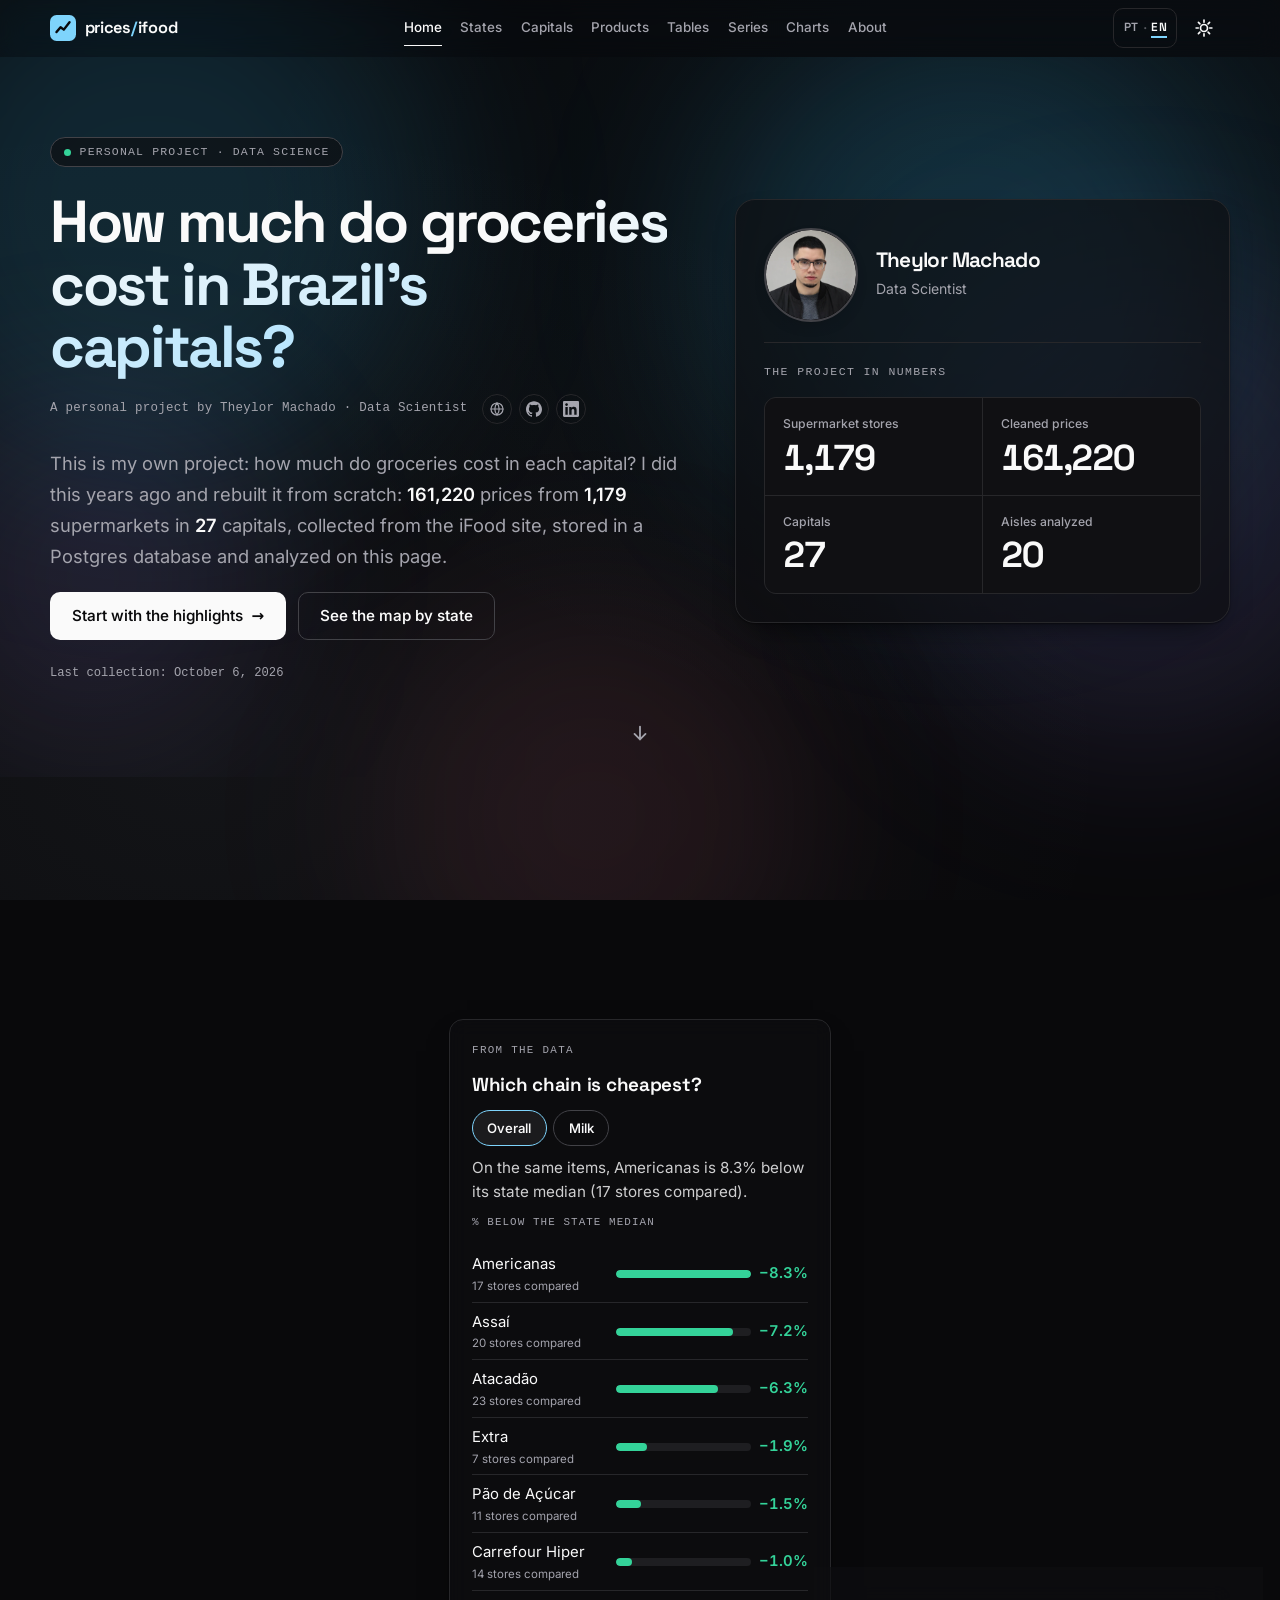
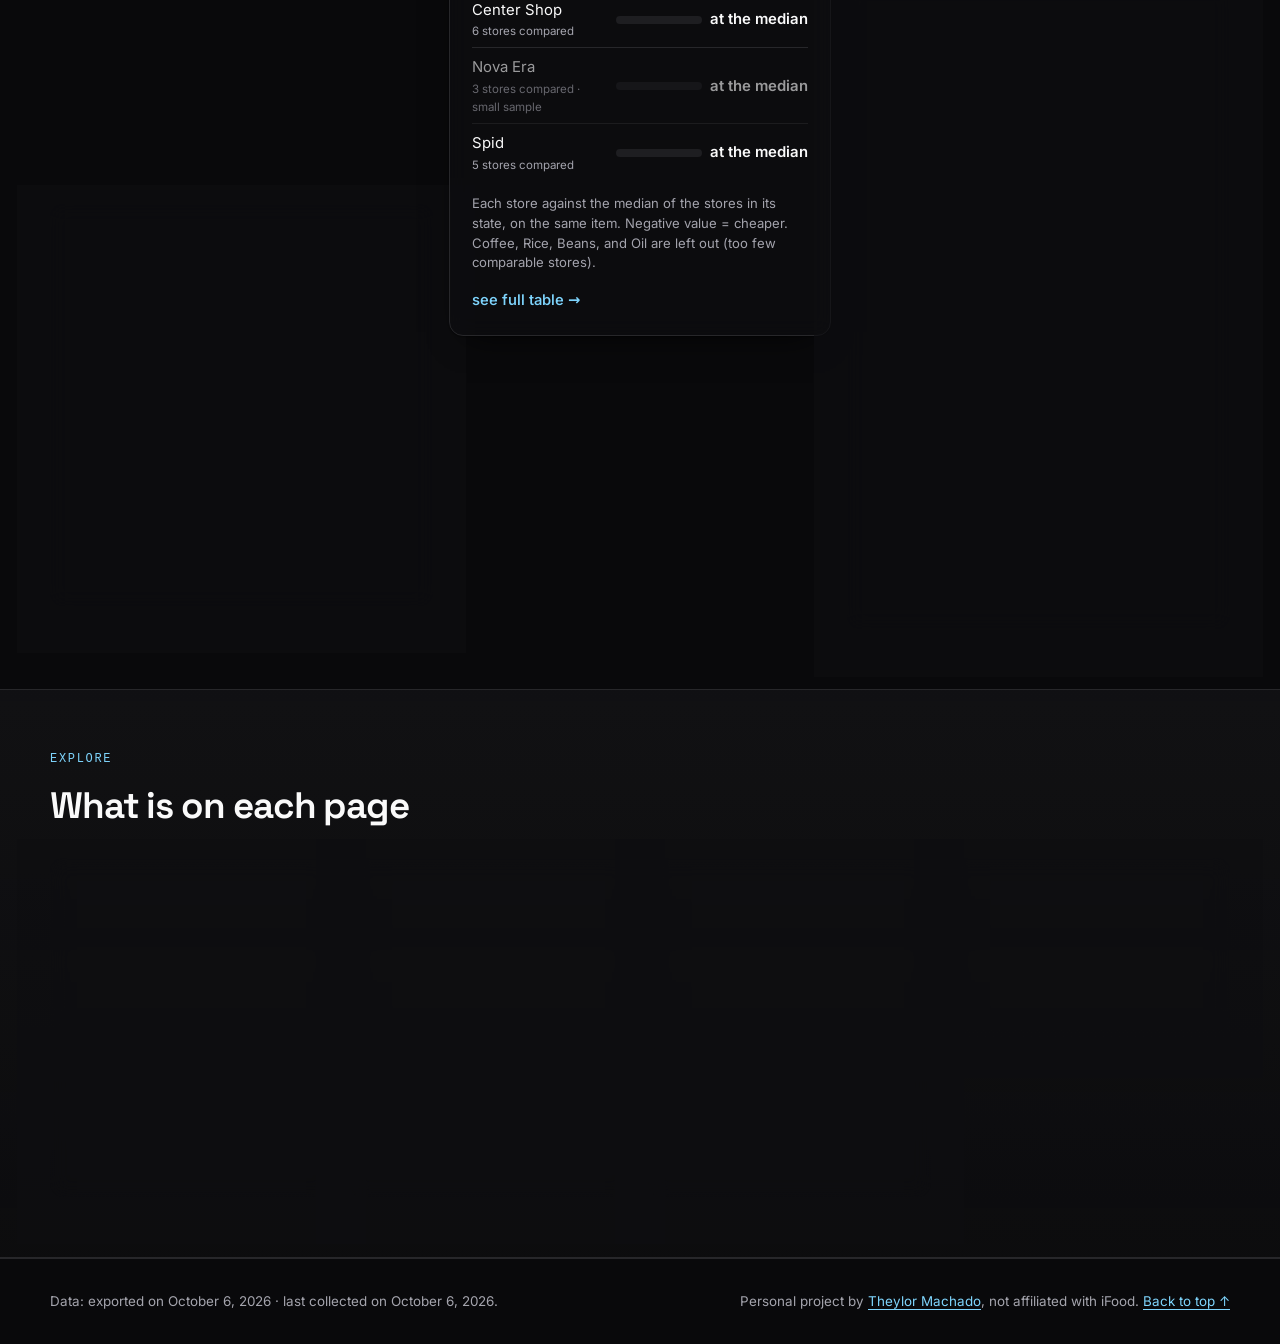
<file: index.html>
<!doctype html>
<html lang="pt-BR" data-theme="dark">
<head>
  <meta charset="utf-8">
  <meta name="viewport" content="width=device-width, initial-scale=1">
  <title data-i18n="index.title">Preços de supermercado no iFood · projeto pessoal de Theylor Machado</title>
  <meta name="description" content="Projeto pessoal de ciência de dados de Theylor Machado: preços de supermercados do iFood coletados nas capitais brasileiras, com mapa por UF, cesta básica, produtos, variação de preço e séries do DIEESE e do IPCA." data-i18n-attr="content:index.meta">
  <meta name="color-scheme" content="dark light">
  <link rel="icon" href="data:image/svg+xml,%3Csvg xmlns='http://www.w3.org/2000/svg' viewBox='0 0 32 32'%3E%3Crect width='32' height='32' rx='8' fill='%23fafafa'/%3E%3Cpath d='M8 21l5-6 4 3 7-9' fill='none' stroke='%230a0a0c' stroke-width='3' stroke-linecap='round' stroke-linejoin='round'/%3E%3C/svg%3E">
  <script>
    /* Tema antes da primeira pintura: escuro por padrão; a escolha salva vence. */
    (function () {
      var t = null;
      try { t = localStorage.getItem('ifood-precos:tema'); } catch (e) {}
      if (t !== 'light' && t !== 'dark') t = 'dark';
      var r = document.documentElement;
      r.setAttribute('data-theme', t);
      r.classList.add('js');
      var l = null, u = null;
      try { u = new URLSearchParams(location.search).get('lang'); } catch (e) {}
      u = u && u.toLowerCase().slice(0, 2);
      if (u === 'pt' || u === 'en') l = u;
      if (!l) { try { l = localStorage.getItem('ifood-precos:lang'); } catch (e) {} }
      if (l !== 'pt' && l !== 'en') l = /^pt/i.test((navigator.languages && navigator.languages[0]) || navigator.language || '') ? 'pt' : 'en';
      r.setAttribute('lang', l === 'pt' ? 'pt-BR' : 'en');
      if (l !== 'pt') {
        r.classList.add('i18n-pending');
        setTimeout(function () { r.classList.remove('i18n-pending'); }, 1500);
      }
    })();
  </script>
  <script src="js/i18n.js"></script>
  <link rel="preload" href="fonts/space-grotesk-latin-wght-normal.woff2" as="font" type="font/woff2" crossorigin>
  <link rel="preload" href="fonts/inter-latin-wght-normal.woff2" as="font" type="font/woff2" crossorigin>
  <link rel="stylesheet" href="css/style.css">
</head>
<body data-page="inicio">
  <a class="skip" href="#conteudo" data-i18n="ui.skip">Ir para o conteúdo</a>

  <svg width="0" height="0" style="position:absolute" aria-hidden="true" focusable="false">
    <symbol id="i-globe" viewBox="0 0 24 24"><g fill="none" stroke="currentColor" stroke-width="1.8" stroke-linecap="round" stroke-linejoin="round"><circle cx="12" cy="12" r="9"/><path d="M3 12h18M12 3a14 14 0 0 1 0 18M12 3a14 14 0 0 0 0 18"/></g></symbol>
    <symbol id="i-github" viewBox="0 0 24 24"><path fill="currentColor" d="M12 .297c-6.63 0-12 5.373-12 12 0 5.303 3.438 9.8 8.205 11.385.6.113.82-.258.82-.577 0-.285-.01-1.04-.015-2.04-3.338.724-4.042-1.61-4.042-1.61C4.422 18.07 3.633 17.7 3.633 17.7c-1.087-.744.084-.729.084-.729 1.205.084 1.838 1.236 1.838 1.236 1.07 1.835 2.809 1.305 3.495.998.108-.776.417-1.305.76-1.605-2.665-.3-5.466-1.332-5.466-5.93 0-1.31.465-2.38 1.235-3.22-.135-.303-.54-1.523.105-3.176 0 0 1.005-.322 3.3 1.23.96-.267 1.98-.399 3-.405 1.02.006 2.04.138 3 .405 2.28-1.552 3.285-1.23 3.285-1.23.645 1.653.24 2.873.12 3.176.765.84 1.23 1.91 1.23 3.22 0 4.61-2.805 5.625-5.475 5.92.42.36.81 1.096.81 2.22 0 1.606-.015 2.896-.015 3.286 0 .315.21.69.825.57C20.565 22.092 24 17.592 24 12.297c0-6.627-5.373-12-12-12"/></symbol>
    <symbol id="i-linkedin" viewBox="0 0 24 24"><path fill="currentColor" d="M20.447 20.452h-3.554v-5.569c0-1.328-.027-3.037-1.852-3.037-1.853 0-2.136 1.445-2.136 2.939v5.667H9.351V9h3.414v1.561h.046c.477-.9 1.637-1.85 3.37-1.85 3.601 0 4.267 2.37 4.267 5.455v6.286zM5.337 7.433c-1.144 0-2.063-.926-2.063-2.065 0-1.138.92-2.063 2.063-2.063 1.14 0 2.064.925 2.064 2.063 0 1.139-.925 2.065-2.064 2.065zm1.782 13.019H3.555V9h3.564v11.452zM22.225 0H1.771C.792 0 0 .774 0 1.729v20.542C0 23.227.792 24 1.771 24h20.451C23.2 24 24 23.227 24 22.271V1.729C24 .774 23.2 0 22.222 0h.003z"/></symbol>
  </svg>

  <div class="ambient" aria-hidden="true"><span class="orb o1"></span><span class="orb o2"></span><span class="orb o3"></span></div>

  <header class="topbar" id="topo">
    <div class="topbar-row container">
      <a class="brand" href="index.html" aria-label="Preços no iFood, página inicial" data-i18n-attr="aria-label:ui.brand.aria">
        <span class="brand-mark" aria-hidden="true">
          <svg viewBox="0 0 32 32" width="26" height="26"><rect width="32" height="32" rx="8" fill="currentColor"/><path d="M8 21l5-6 4 3 7-9" fill="none" stroke="hsl(var(--background))" stroke-width="3" stroke-linecap="round" stroke-linejoin="round"/></svg>
        </span>
        <span class="brand-text" aria-hidden="true" data-i18n-html="ui.brand.text">preços<span class="brand-dot">/</span>ifood</span>
      </a>
      <nav class="nav" id="nav" aria-label="Páginas do site" data-i18n-attr="aria-label:ui.nav.aria">
        <ul>
          <li><a class="nav-link" href="index.html" aria-current="page" data-i18n="nav.home">Início</a></li>
          <li><a class="nav-link" href="estados.html" data-i18n="nav.states">Estados</a></li>
          <li><a class="nav-link" href="capitais.html" data-i18n="nav.capitals">Capitais</a></li>
          <li><a class="nav-link" href="produtos.html" data-i18n="nav.products">Produtos</a></li>
          <li><a class="nav-link" href="tabelas.html" data-i18n="nav.tables">Tabelas</a></li>
          <li><a class="nav-link" href="series.html" data-i18n="nav.series">Séries</a></li>
          <li><a class="nav-link" href="graficos.html" data-i18n="nav.charts">Gráficos</a></li>
          <li><a class="nav-link" href="sobre.html" data-i18n="nav.about">Sobre</a></li>
        </ul>
      </nav>
      <div class="bar-actions">
                <button class="lang-btn" id="lang-toggle" type="button" aria-pressed="false" aria-label="PT · EN, versão em inglês" title="PT · EN, versão em inglês" data-i18n-attr="aria-label:lang.aria,title:lang.aria">
          <span class="lang-opt" data-lang="pt">PT</span><span class="lang-sep" aria-hidden="true">·</span><span class="lang-opt" data-lang="en">EN</span>
        </button>
        <button class="icon-btn" id="theme-toggle" type="button" aria-label="Alternar tema claro e escuro" aria-pressed="true" title="Alternar tema" data-i18n-attr="aria-label:ui.theme.aria,title:ui.theme.title">
          <svg class="icon-sun" viewBox="0 0 24 24" width="20" height="20" aria-hidden="true"><circle cx="12" cy="12" r="4.2" fill="none" stroke="currentColor" stroke-width="2"/><path d="M12 2.5v2.6M12 18.9v2.6M2.5 12h2.6M18.9 12h2.6M5.3 5.3l1.8 1.8M16.9 16.9l1.8 1.8M5.3 18.7l1.8-1.8M16.9 7.1l1.8-1.8" stroke="currentColor" stroke-width="2" stroke-linecap="round"/></svg>
          <svg class="icon-moon" viewBox="0 0 24 24" width="20" height="20" aria-hidden="true"><path d="M20.5 14.2A8.5 8.5 0 0 1 9.8 3.5a8.5 8.5 0 1 0 10.7 10.7z" fill="none" stroke="currentColor" stroke-width="2" stroke-linejoin="round"/></svg>
        </button>
        <div class="menu-root" id="menu-root">
          <button class="icon-btn menu-btn" id="menu-btn" type="button" aria-label="Abrir menu de páginas" aria-expanded="false" data-i18n-attr="aria-label:ui.menu.open" aria-controls="menu-panel">
            <svg class="icon-open" viewBox="0 0 24 24" width="20" height="20" aria-hidden="true"><path d="M4 7h16M4 12h16M4 17h16" stroke="currentColor" stroke-width="2" stroke-linecap="round"/></svg>
            <svg class="icon-close" viewBox="0 0 24 24" width="20" height="20" aria-hidden="true"><path d="M6 6l12 12M18 6L6 18" stroke="currentColor" stroke-width="2" stroke-linecap="round"/></svg>
          </button>
          <nav class="menu-panel" id="menu-panel" aria-label="Páginas do site (menu)" data-i18n-attr="aria-label:ui.menu.aria" hidden></nav>
        </div>
      </div>
    </div>
    <div class="scroll-progress" aria-hidden="true"></div>
  </header>

  <main id="conteudo">
    <section class="hero" id="inicio" aria-labelledby="hero-titulo">
      <div class="hero-bg" aria-hidden="true"><span class="hero-orb a"></span><span class="hero-orb b"></span></div>
      <div class="container hero-grid">
        <div class="hero-copy">
          <p class="pill enter" style="--enter-delay:0ms" data-i18n-html="index.hero.pill"><i aria-hidden="true"></i> Projeto pessoal · ciência de dados</p>
          <h1 id="hero-titulo" class="enter" style="--enter-delay:80ms"><em class="hero-name" data-i18n="index.hero.title">Quanto custa o mercado nas capitais do Brasil?</em></h1>
          <div class="hero-byline enter" style="--enter-delay:120ms">
            <p data-i18n="index.hero.byline">Projeto pessoal de Theylor Machado · Cientista de Dados</p>
            <ul class="social" aria-label="Links de Theylor Machado" data-i18n-attr="aria-label:index.hero.socialLabel">
              <li><a href="https://theylor.vercel.app" target="_blank" rel="noopener" aria-label="Portfólio de Theylor Machado" title="Portfólio" data-i18n-attr="aria-label:index.hero.portfolioLabel,title:index.hero.portfolioTitle"><svg viewBox="0 0 24 24" width="16" height="16" aria-hidden="true"><use href="#i-globe"/></svg></a></li>
              <li><a href="https://github.com/theylor999" target="_blank" rel="noopener" aria-label="GitHub de Theylor Machado" title="GitHub" data-i18n-attr="aria-label:index.hero.githubLabel"><svg viewBox="0 0 24 24" width="16" height="16" aria-hidden="true"><use href="#i-github"/></svg></a></li>
              <li><a href="https://www.linkedin.com/in/theylor921" target="_blank" rel="noopener" aria-label="LinkedIn de Theylor Machado" title="LinkedIn" data-i18n-attr="aria-label:index.hero.linkedinLabel"><svg viewBox="0 0 24 24" width="16" height="16" aria-hidden="true"><use href="#i-linkedin"/></svg></a></li>
            </ul>
          </div>
          <p class="lede enter" style="--enter-delay:160ms" id="hero-pitch" data-i18n-html="index.hero.pitch">
            Este é um projeto meu: quanto custa o mercado em cada capital? Eu já tinha feito isso há anos e refiz do zero:
            <strong data-kpi-text="total_produtos">…</strong> preços de <strong data-kpi-text="total_lojas">…</strong> mercados
            nas <strong data-kpi-text="capitais">…</strong> capitais, coletados do site do iFood, guardados num Postgres e analisados nesta página.
          </p>
          <div class="hero-cta enter" style="--enter-delay:260ms">
            <a class="btn btn-primary" href="#destaques" data-i18n-html="index.hero.ctaPrimary">Comece pelos destaques <span aria-hidden="true">→</span></a>
            <a class="btn btn-ghost" href="estados.html" data-i18n="index.hero.ctaMap">Ver o mapa por UF</a>
          </div>
          <p class="hero-meta enter" style="--enter-delay:320ms" id="hero-meta" aria-live="polite"></p>
        </div>
        <div class="tilt-wrap enter-zoom">
          <div class="tilt-card" id="tilt-card">
            <span class="glow" aria-hidden="true"></span>
            <div class="profile">
              <span class="photo-ring"><img src="img/theylor.webp" width="88" height="88" alt="Foto de Theylor Machado" decoding="async" data-i18n-attr="alt:index.hero.photoAlt"></span>
              <div class="profile-txt">
                <p class="profile-name">Theylor Machado</p>
                <p class="profile-role" data-i18n="index.hero.role">Cientista de Dados</p>
              </div>
            </div>
            <p class="tilt-title"><span data-i18n="index.kpi.heading">O projeto em números</span></p>
            <dl class="kpis" id="kpis" aria-label="Números do projeto" data-i18n-attr="aria-label:index.kpi.label">
              <div class="kpi"><dt data-i18n="index.kpi.stores">Lojas de supermercado</dt><dd><span class="num" data-kpi="total_lojas" data-fmt="int">–</span></dd></div>
              <div class="kpi"><dt data-i18n="index.kpi.prices">Preços limpos</dt><dd><span class="num" data-kpi="total_produtos" data-fmt="int">–</span></dd></div>
              <div class="kpi"><dt data-i18n="index.kpi.capitals">Capitais</dt><dd><span class="num" data-kpi="capitais" data-fmt="int">–</span></dd></div>
              <div class="kpi"><dt data-i18n="index.kpi.aisles">Corredores analisados</dt><dd><span class="num" data-kpi="corredores" data-fmt="int">–</span></dd></div>
            </dl>
          </div>
        </div>
      </div>
      <a class="scroll-cue-link" href="#destaques" aria-label="Rolar para os destaques" data-i18n-attr="aria-label:index.hero.scrollCue">
        <svg class="scroll-cue" viewBox="0 0 24 24" width="22" height="22" aria-hidden="true"><path d="M12 5v14M6 13l6 6 6-6" fill="none" stroke="currentColor" stroke-width="2" stroke-linecap="round" stroke-linejoin="round"/></svg>
      </a>
    </section>

    <section class="section" id="destaques" aria-labelledby="destaques-titulo">
      <div class="container">
        <header class="section-head reveal">
          <p class="eyebrow" data-i18n="index.highlights.eyebrow">Destaques</p>
          <h2 id="destaques-titulo" data-i18n="index.highlights.heading">Comece por aqui</h2>
          <p class="lede" data-i18n="index.highlights.lede">Cinco perguntas que eu quis responder. Os números saem dos dados e mudam se eu coletar de novo.</p>
        </header>
        <div class="hl-grid" id="hl-grid"></div>
      </div>
    </section>

    <section class="section alt" id="explorar" aria-labelledby="explorar-titulo">
      <div class="container">
        <header class="section-head reveal">
          <p class="eyebrow" data-i18n="index.explore.eyebrow">Explore</p>
          <h2 id="explorar-titulo" data-i18n="index.explore.heading">O que tem em cada página</h2>
        </header>
        <ul class="explore">
          <li><a class="card explore-card spotlight reveal" href="estados.html"><h3 data-i18n="index.explore.statesTitle">Estados</h3><p data-i18n="index.explore.statesText">Mapa de preços por UF e a cesta do iFood contra a do DIEESE, estado a estado.</p><span class="go" data-i18n-html="index.explore.open">Abrir <span aria-hidden="true">→</span></span></a></li>
          <li><a class="card explore-card spotlight reveal" href="capitais.html"><h3 data-i18n="index.explore.capitalsTitle">Capitais</h3><p data-i18n="index.explore.capitalsText">Uma capital por vez: população, lojas e preço de arroz, leite e café.</p><span class="go" data-i18n-html="index.explore.open">Abrir <span aria-hidden="true">→</span></span></a></li>
          <li><a class="card explore-card spotlight reveal" href="produtos.html"><h3 data-i18n="index.explore.productsTitle">Produtos</h3><p data-i18n="index.explore.productsText">Itens do dia a dia, corredores e quanto o mesmo produto varia de loja para loja.</p><span class="go" data-i18n-html="index.explore.open">Abrir <span aria-hidden="true">→</span></span></a></li>
          <li><a class="card explore-card spotlight reveal" href="tabelas.html"><h3 data-i18n="index.explore.tablesTitle">Tabelas</h3><p data-i18n="index.explore.tablesText">Todas as tabelas num lugar só, com busca e ordenação.</p><span class="go" data-i18n-html="index.explore.open">Abrir <span aria-hidden="true">→</span></span></a></li>
          <li><a class="card explore-card spotlight reveal" href="series.html"><h3 data-i18n="index.explore.seriesTitle">Séries</h3><p data-i18n="index.explore.seriesText">Cesta básica do DIEESE e inflação (IPCA) ao longo do tempo.</p><span class="go" data-i18n-html="index.explore.open">Abrir <span aria-hidden="true">→</span></span></a></li>
          <li><a class="card explore-card spotlight reveal" href="graficos.html"><h3 data-i18n="index.explore.chartsTitle">Gráficos</h3><p data-i18n="index.explore.chartsText">Os gráficos do notebook de análise, para ampliar.</p><span class="go" data-i18n-html="index.explore.open">Abrir <span aria-hidden="true">→</span></span></a></li>
          <li><a class="card explore-card spotlight reveal" href="sobre.html"><h3 data-i18n="index.explore.aboutTitle">Sobre</h3><p data-i18n="index.explore.aboutText">De onde vêm os dados, como limpo os números e quem sou.</p><span class="go" data-i18n-html="index.explore.open">Abrir <span aria-hidden="true">→</span></span></a></li>
        </ul>
      </div>
    </section>
  </main>

  <footer class="footer">
    <div class="container footer-row">
      <p id="foot-meta" class="muted" data-i18n="ui.footer.loading">Carregando metadados…</p>
      <p class="muted" data-i18n-html="ui.footer.note">Projeto pessoal de <a href="https://theylor.vercel.app" target="_blank" rel="noopener">Theylor Machado</a>, sem vínculo com o iFood. <a href="#topo">Voltar ao topo ↑</a></p>
    </div>
  </footer>

  <a class="to-top" id="to-top" href="#topo" aria-label="Voltar ao topo" data-i18n-attr="aria-label:ui.totop">
    <svg viewBox="0 0 24 24" width="20" height="20" aria-hidden="true"><path d="M12 19V5M6 11l6-6 6 6" fill="none" stroke="currentColor" stroke-width="2" stroke-linecap="round" stroke-linejoin="round"/></svg>
  </a>

  <div class="tip" id="tip" role="tooltip" hidden></div>

  <script src="js/util.js"></script>
  <script src="js/ui.js"></script>
  <script src="js/sec-hero.js"></script>
  <script src="js/sec-destaques.js"></script>
  <script src="js/main.js"></script>
</body>
</html>
</file>
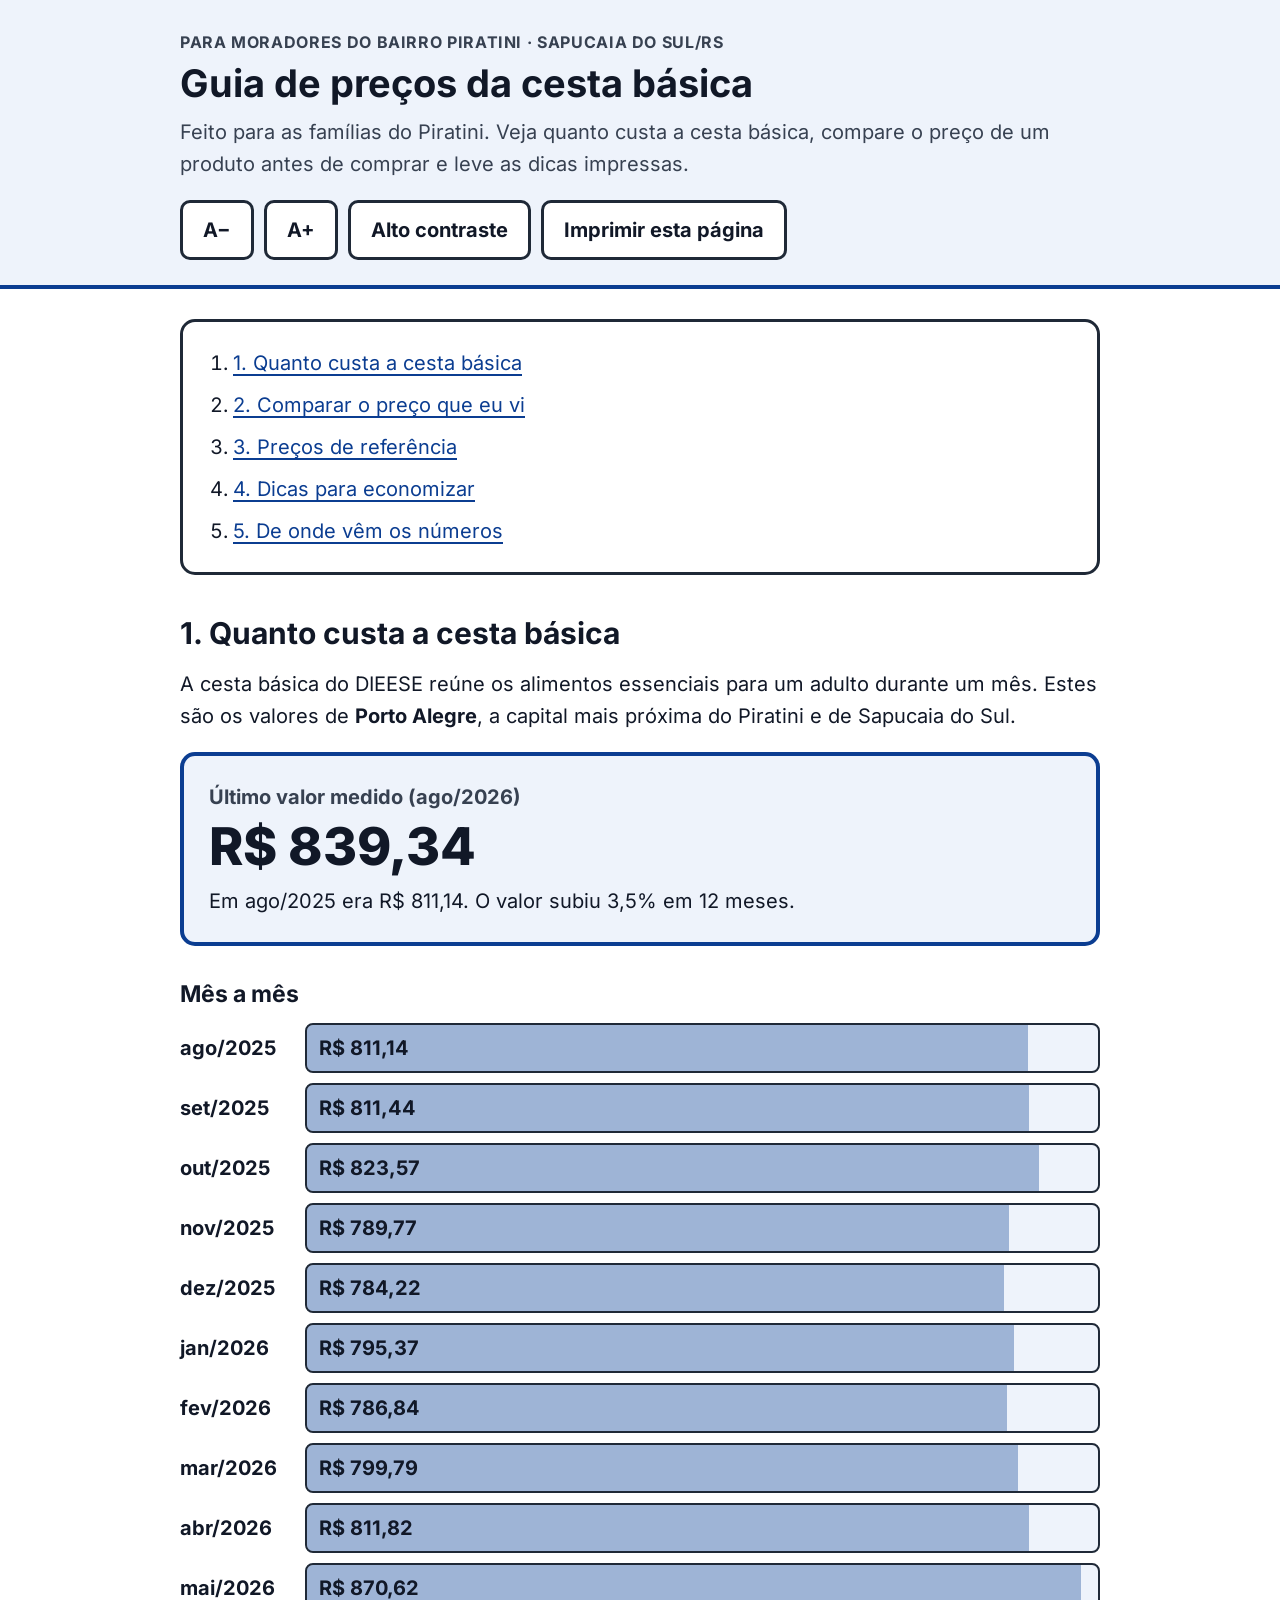
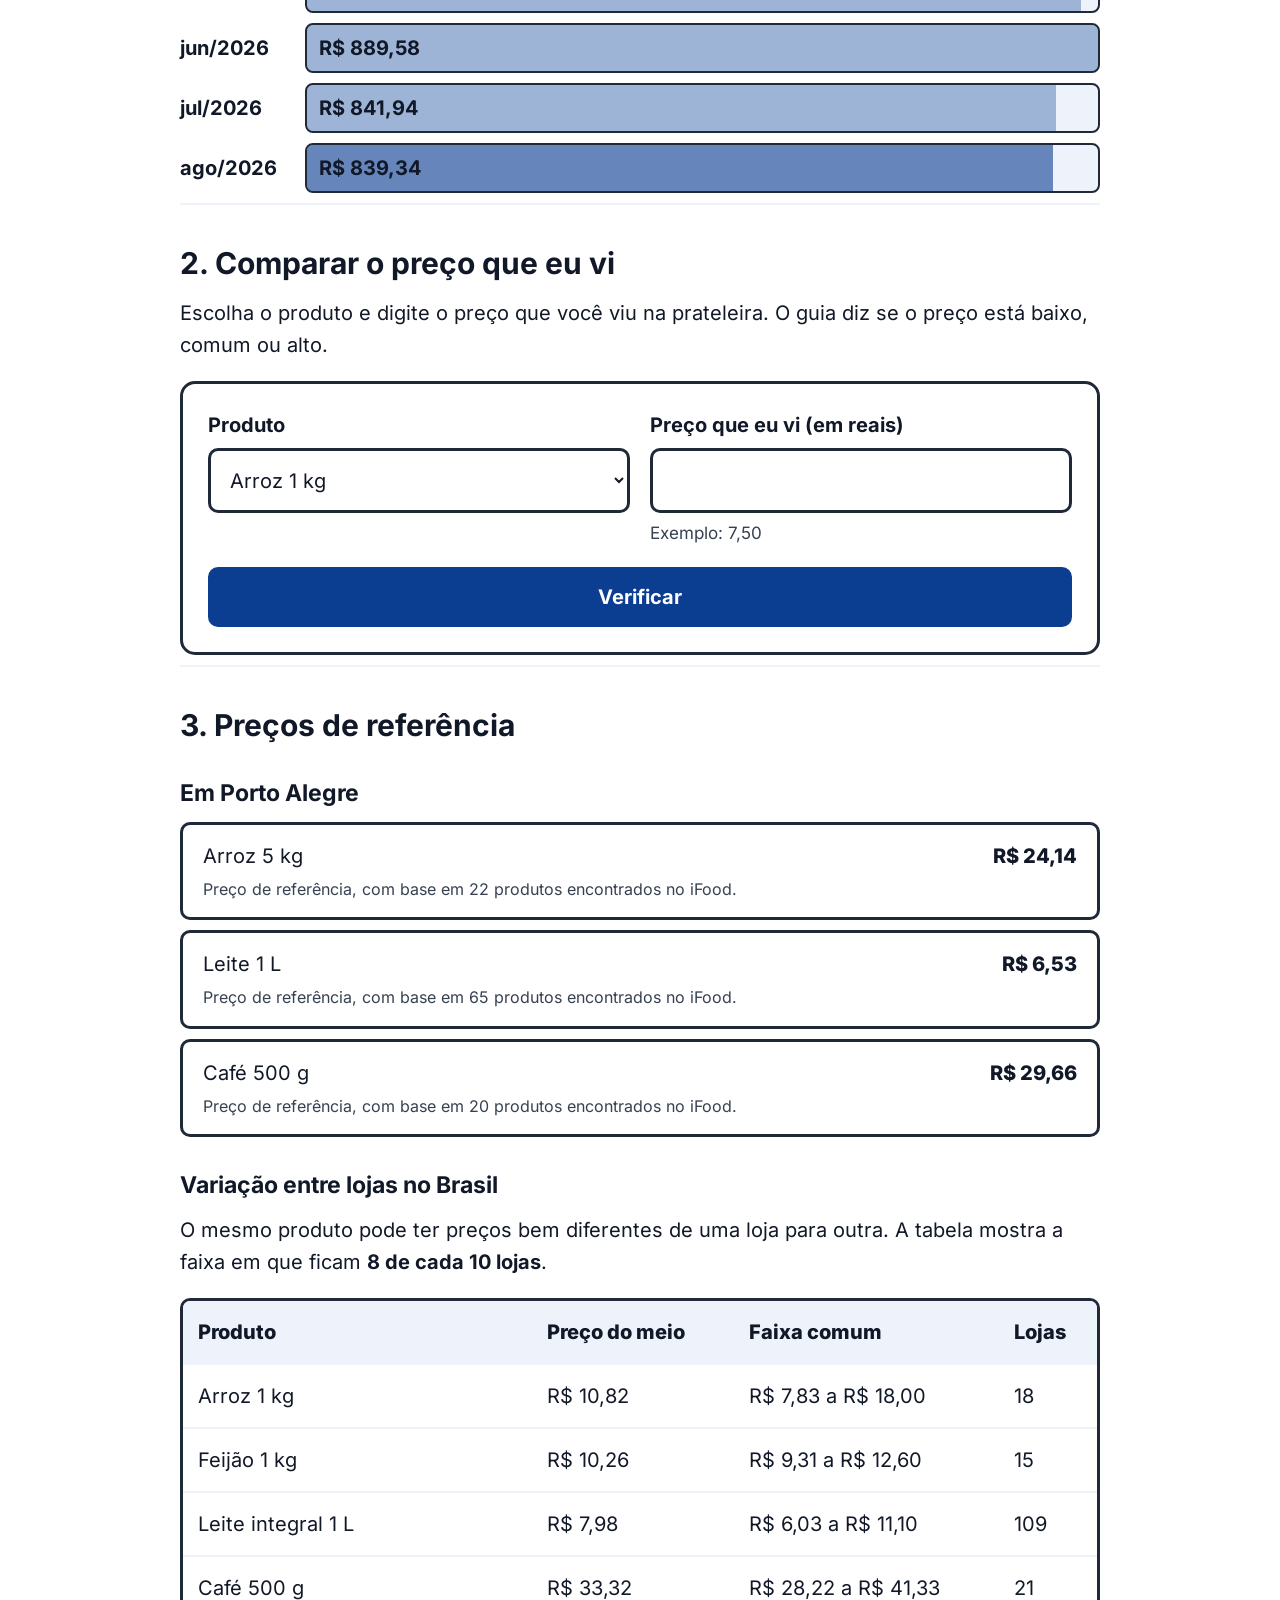
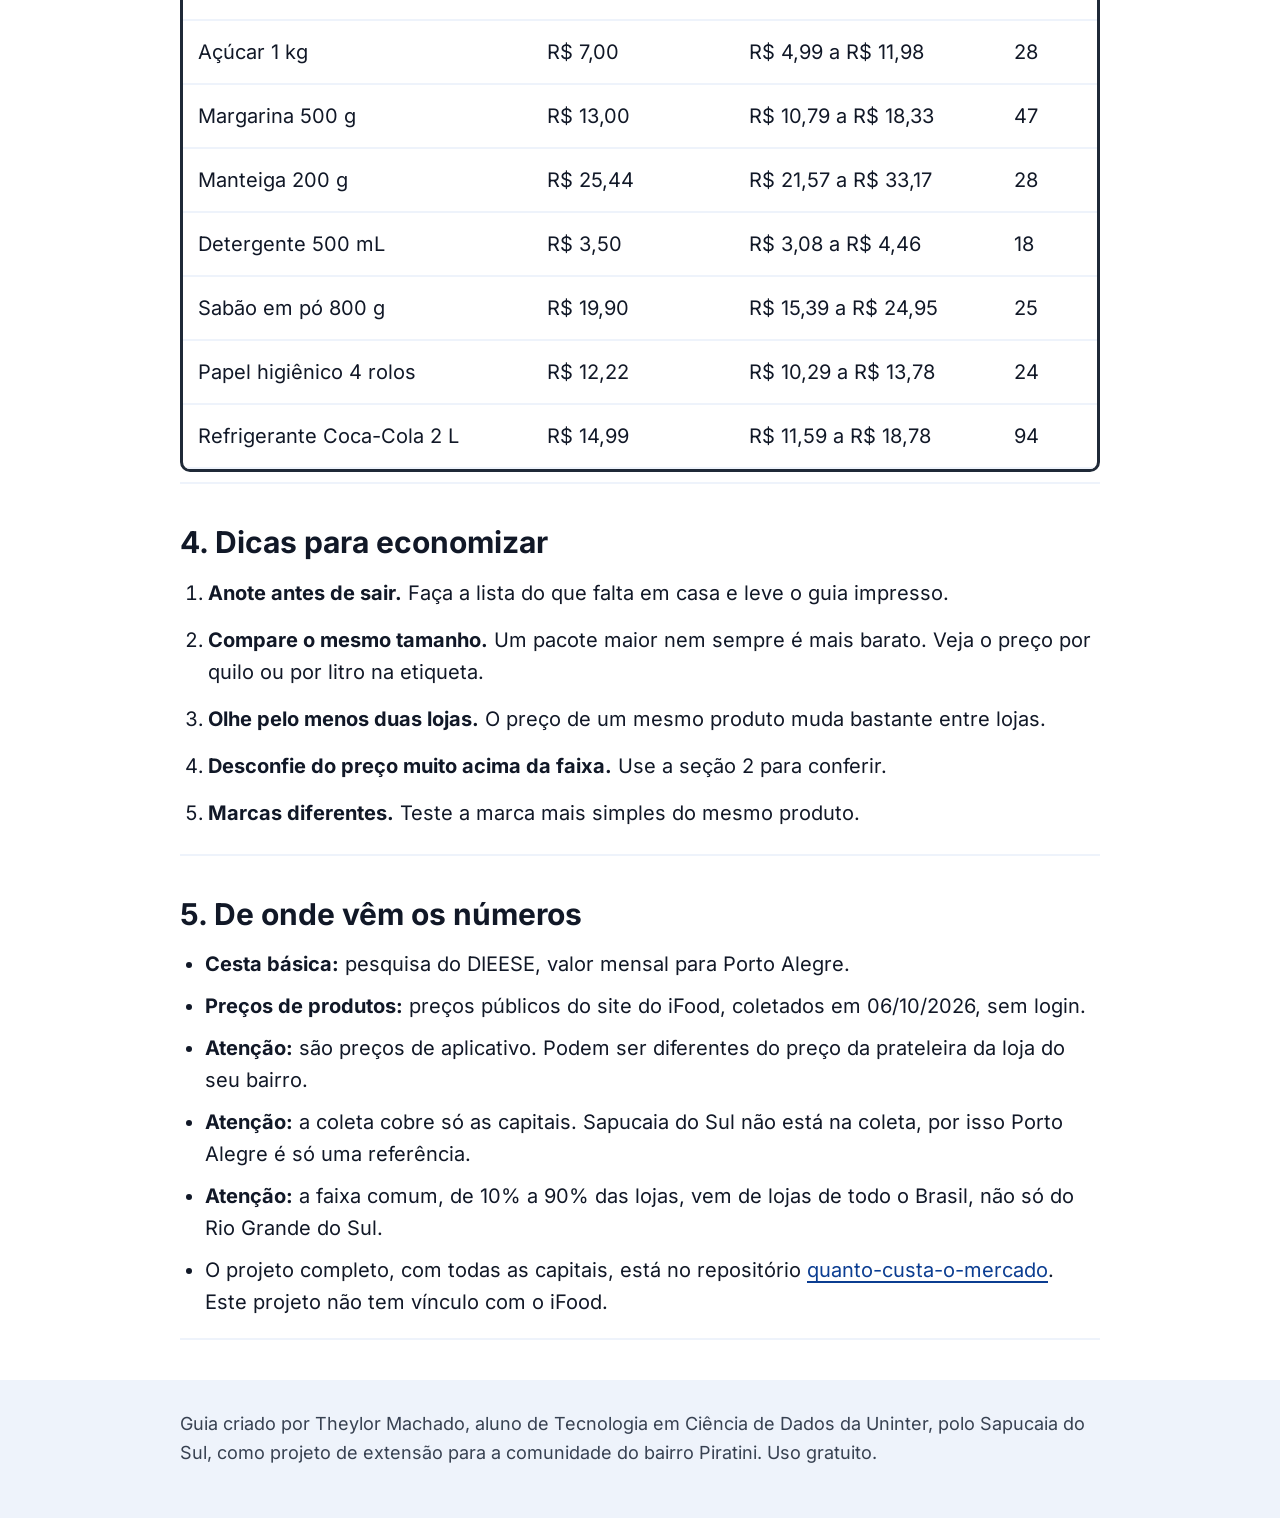
<file: guia/index.html>
<!doctype html>
<html lang="pt-BR">
<head>
  <meta charset="utf-8">
  <meta name="viewport" content="width=device-width, initial-scale=1">
  <title>Guia de preços da cesta básica</title>
  <meta name="description" content="Guia simples para comparar preços de alimentos básicos antes de comprar. Letra grande, alto contraste e versão para imprimir.">
  <link rel="stylesheet" href="css/guia.css">
</head>
<body>
  <a class="pular" href="#principal">Pular para o conteúdo</a>

  <header class="topo">
    <div class="conteudo">
      <p class="selo">Para moradores do bairro Piratini · Sapucaia do Sul/RS</p>
      <h1>Guia de preços da cesta básica</h1>
      <p class="lead">Feito para as famílias do Piratini. Veja quanto custa a cesta básica, compare o preço de um produto antes de comprar e leve as dicas impressas.</p>
      <div class="ferramentas" role="group" aria-label="Ajustes de leitura">
        <button type="button" id="menos" aria-label="Diminuir letra">A−</button>
        <button type="button" id="mais" aria-label="Aumentar letra">A+</button>
        <button type="button" id="contraste" aria-pressed="false">Alto contraste</button>
        <button type="button" id="imprimir">Imprimir esta página</button>
      </div>
    </div>
  </header>

  <main id="principal" class="conteudo">
    <nav class="indice" aria-label="Neste guia">
      <ol>
        <li><a href="#cesta">1. Quanto custa a cesta básica</a></li>
        <li><a href="#comparar">2. Comparar o preço que eu vi</a></li>
        <li><a href="#referencias">3. Preços de referência</a></li>
        <li><a href="#dicas">4. Dicas para economizar</a></li>
        <li><a href="#fontes">5. De onde vêm os números</a></li>
      </ol>
    </nav>

    <section id="cesta" aria-labelledby="t-cesta">
      <h2 id="t-cesta">1. Quanto custa a cesta básica</h2>
      <p>A cesta básica do DIEESE reúne os alimentos essenciais para um adulto durante um mês. Estes são os valores de <strong>Porto Alegre</strong>, a capital mais próxima do Piratini e de Sapucaia do Sul.</p>
      <div class="destaque" id="cesta-destaque" aria-live="polite">
        <p class="rotulo">Último valor medido (<span id="cesta-mes">ago/2026</span>)</p>
        <p class="numero" id="cesta-valor">R$ 839,34</p>
        <p id="cesta-variacao">Carregando…</p>
      </div>
      <h3>Mês a mês</h3>
      <ul class="barras" id="cesta-barras" aria-label="Valor da cesta básica em Porto Alegre, mês a mês"></ul>
    </section>

    <section id="comparar" aria-labelledby="t-comparar">
      <h2 id="t-comparar">2. Comparar o preço que eu vi</h2>
      <p>Escolha o produto e digite o preço que você viu na prateleira. O guia diz se o preço está baixo, comum ou alto.</p>
      <form id="form-comparar" class="cartao" novalidate>
        <div class="campo">
          <label for="produto">Produto</label>
          <select id="produto" name="produto"></select>
        </div>
        <div class="campo">
          <label for="preco">Preço que eu vi (em reais)</label>
          <input id="preco" name="preco" type="text" inputmode="decimal" autocomplete="off" aria-describedby="preco-ajuda">
          <p id="preco-ajuda" class="ajuda">Exemplo: 7,50</p>
        </div>
        <button type="submit" class="principal">Verificar</button>
      </form>
      <div id="resultado" class="resultado" role="status" aria-live="polite" hidden></div>
    </section>

    <section id="referencias" aria-labelledby="t-ref">
      <h2 id="t-ref">3. Preços de referência</h2>
      <h3>Em Porto Alegre</h3>
      <ul class="lista-preco" id="ref-pa"></ul>
      <h3>Variação entre lojas no Brasil</h3>
      <p>O mesmo produto pode ter preços bem diferentes de uma loja para outra. A tabela mostra a faixa em que ficam <strong>8 de cada 10 lojas</strong>.</p>
      <div class="tabela-rolagem" tabindex="0" role="region" aria-label="Tabela de faixa de preços por produto">
        <table id="tabela-itens">
          <caption class="so-leitor">Faixa de preço por produto</caption>
          <thead>
            <tr><th scope="col">Produto</th><th scope="col">Preço do meio</th><th scope="col">Faixa comum</th><th scope="col">Lojas</th></tr>
          </thead>
          <tbody></tbody>
        </table>
      </div>
    </section>

    <section id="dicas" aria-labelledby="t-dicas">
      <h2 id="t-dicas">4. Dicas para economizar</h2>
      <ol class="dicas">
        <li><strong>Anote antes de sair.</strong> Faça a lista do que falta em casa e leve o guia impresso.</li>
        <li><strong>Compare o mesmo tamanho.</strong> Um pacote maior nem sempre é mais barato. Veja o preço por quilo ou por litro na etiqueta.</li>
        <li><strong>Olhe pelo menos duas lojas.</strong> O preço de um mesmo produto muda bastante entre lojas.</li>
        <li><strong>Desconfie do preço muito acima da faixa.</strong> Use a seção 2 para conferir.</li>
        <li><strong>Marcas diferentes.</strong> Teste a marca mais simples do mesmo produto.</li>
      </ol>
    </section>

    <section id="fontes" aria-labelledby="t-fontes">
      <h2 id="t-fontes">5. De onde vêm os números</h2>
      <ul class="notas">
        <li><strong>Cesta básica:</strong> pesquisa do DIEESE, valor mensal para Porto Alegre.</li>
        <li><strong>Preços de produtos:</strong> preços públicos do site do iFood, coletados em <span id="coleta">06/10/2026</span>, sem login.</li>
        <li><strong>Atenção:</strong> são preços de aplicativo. Podem ser diferentes do preço da prateleira da loja do seu bairro.</li>
        <li><strong>Atenção:</strong> a coleta cobre só as capitais. Sapucaia do Sul não está na coleta, por isso Porto Alegre é só uma referência.</li>
        <li><strong>Atenção:</strong> a faixa comum, de 10% a 90% das lojas, vem de lojas de todo o Brasil, não só do Rio Grande do Sul.</li>
        <li>O projeto completo, com todas as capitais, está no repositório <a href="https://github.com/theylor999/quanto-custa-o-mercado">quanto-custa-o-mercado</a>. Este projeto não tem vínculo com o iFood.</li>
      </ul>
    </section>
  </main>

  <footer class="rodape">
    <div class="conteudo">
      <p>Guia criado por Theylor Machado, aluno de Tecnologia em Ciência de Dados da Uninter, polo Sapucaia do Sul, como projeto de extensão para a comunidade do bairro Piratini. Uso gratuito.</p>
    </div>
  </footer>

  <script src="js/dados.js"></script>
  <script src="js/guia.js"></script>
</body>
</html>
</file>
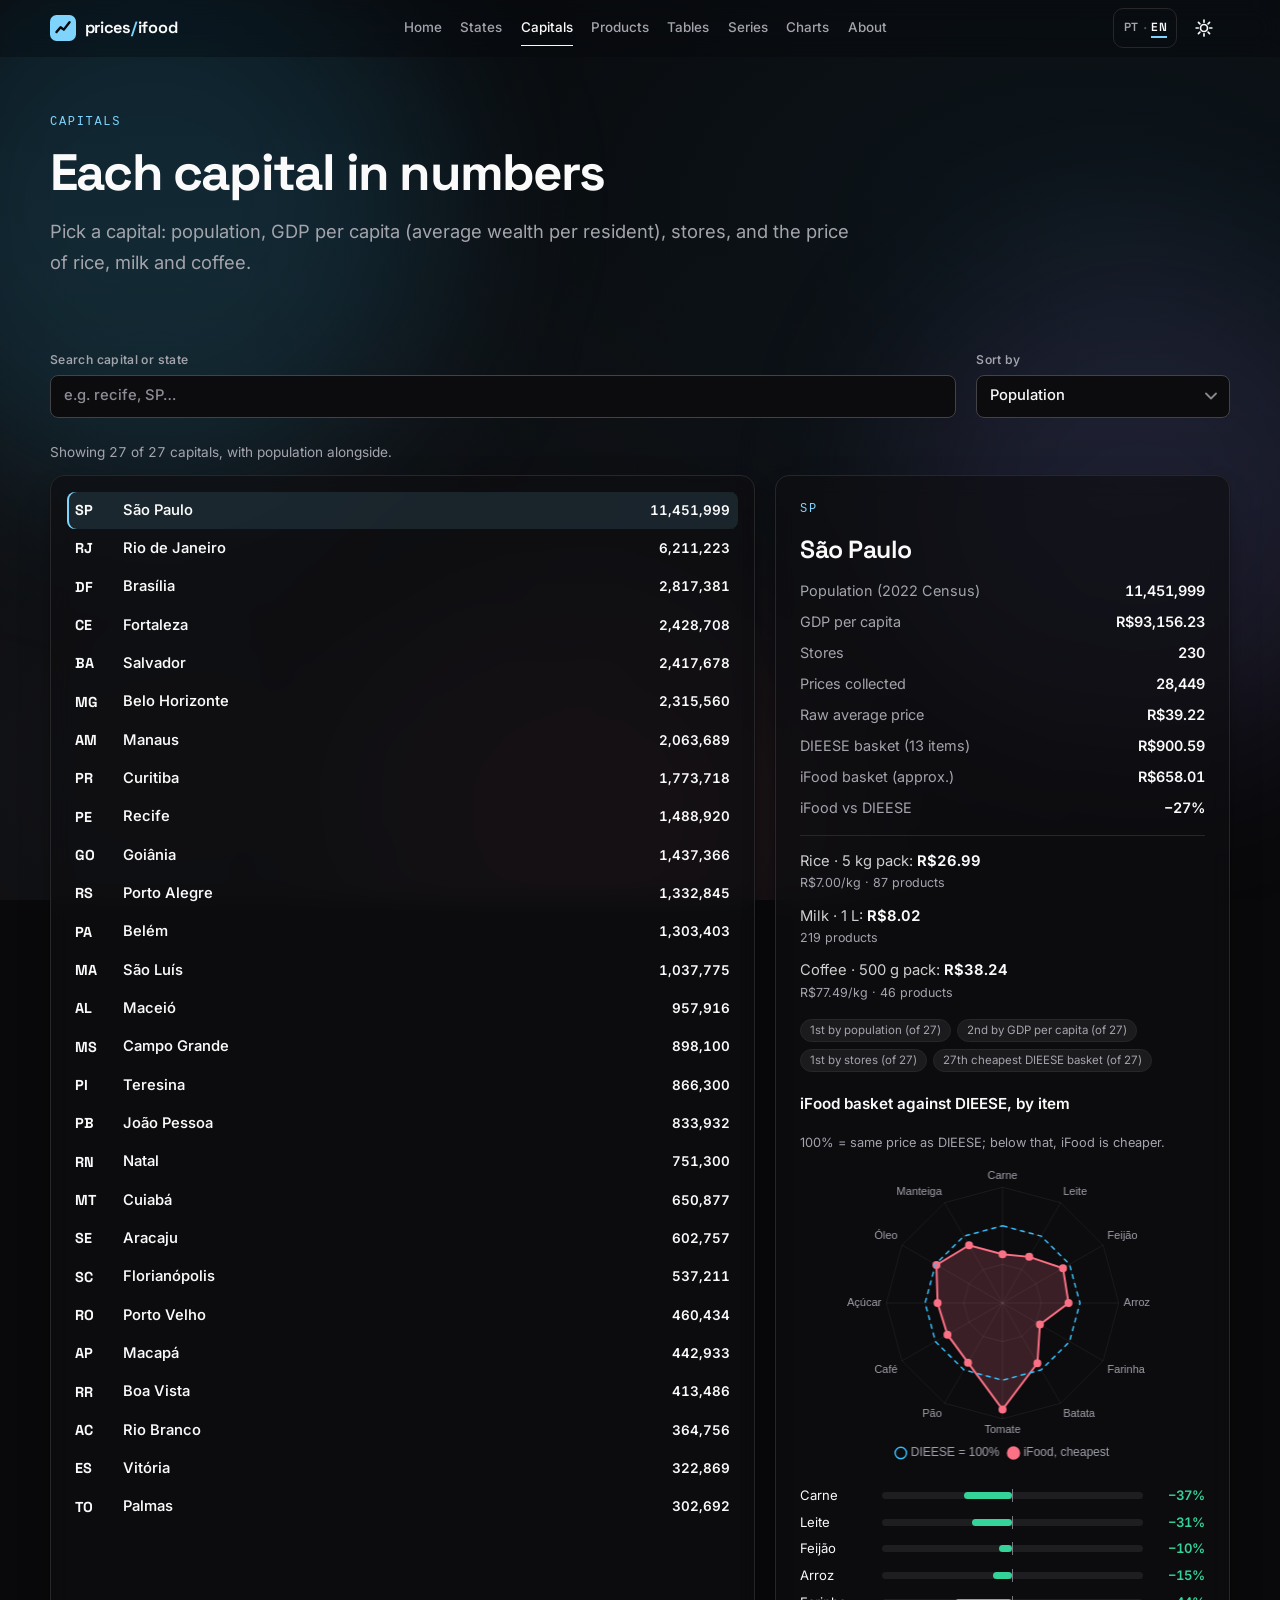
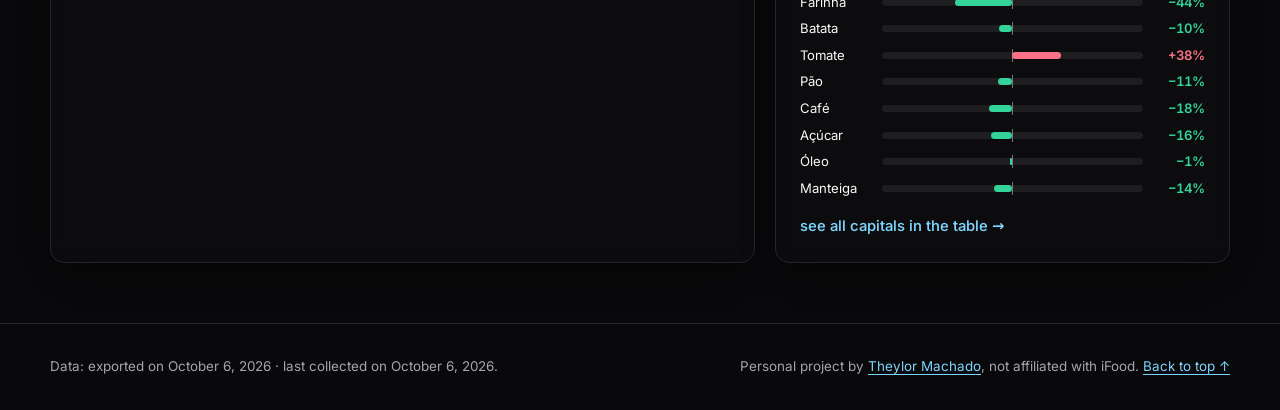
<file: capitais.html>
<!doctype html>
<html lang="pt-BR" data-theme="dark">
<head>
  <meta charset="utf-8">
  <meta name="viewport" content="width=device-width, initial-scale=1">
  <title data-i18n="capitais.title">Capitais · preços no iFood</title>
  <meta name="description" content="Detalhe de cada capital: população, PIB per capita, lojas, preços de arroz, leite e café e a cesta do iFood contra o DIEESE." data-i18n-attr="content:capitais.meta">
  <meta name="color-scheme" content="dark light">
  <link rel="icon" href="data:image/svg+xml,%3Csvg xmlns='http://www.w3.org/2000/svg' viewBox='0 0 32 32'%3E%3Crect width='32' height='32' rx='8' fill='%23fafafa'/%3E%3Cpath d='M8 21l5-6 4 3 7-9' fill='none' stroke='%230a0a0c' stroke-width='3' stroke-linecap='round' stroke-linejoin='round'/%3E%3C/svg%3E">
  <script>
    /* Tema antes da primeira pintura: escuro por padrão; a escolha salva vence. */
    (function () {
      var t = null;
      try { t = localStorage.getItem('ifood-precos:tema'); } catch (e) {}
      if (t !== 'light' && t !== 'dark') t = 'dark';
      var r = document.documentElement;
      r.setAttribute('data-theme', t);
      r.classList.add('js');
      var l = null, u = null;
      try { u = new URLSearchParams(location.search).get('lang'); } catch (e) {}
      u = u && u.toLowerCase().slice(0, 2);
      if (u === 'pt' || u === 'en') l = u;
      if (!l) { try { l = localStorage.getItem('ifood-precos:lang'); } catch (e) {} }
      if (l !== 'pt' && l !== 'en') l = /^pt/i.test((navigator.languages && navigator.languages[0]) || navigator.language || '') ? 'pt' : 'en';
      r.setAttribute('lang', l === 'pt' ? 'pt-BR' : 'en');
      if (l !== 'pt') {
        r.classList.add('i18n-pending');
        setTimeout(function () { r.classList.remove('i18n-pending'); }, 1500);
      }
    })();
  </script>
  <script src="js/i18n.js"></script>
  <link rel="preload" href="fonts/space-grotesk-latin-wght-normal.woff2" as="font" type="font/woff2" crossorigin>
  <link rel="preload" href="fonts/inter-latin-wght-normal.woff2" as="font" type="font/woff2" crossorigin>
  <link rel="stylesheet" href="css/style.css">
</head>
<body data-page="capitais">
  <a class="skip" href="#conteudo" data-i18n="ui.skip">Ir para o conteúdo</a>

  <svg width="0" height="0" style="position:absolute" aria-hidden="true" focusable="false">
    <symbol id="i-globe" viewBox="0 0 24 24"><g fill="none" stroke="currentColor" stroke-width="1.8" stroke-linecap="round" stroke-linejoin="round"><circle cx="12" cy="12" r="9"/><path d="M3 12h18M12 3a14 14 0 0 1 0 18M12 3a14 14 0 0 0 0 18"/></g></symbol>
    <symbol id="i-github" viewBox="0 0 24 24"><path fill="currentColor" d="M12 .297c-6.63 0-12 5.373-12 12 0 5.303 3.438 9.8 8.205 11.385.6.113.82-.258.82-.577 0-.285-.01-1.04-.015-2.04-3.338.724-4.042-1.61-4.042-1.61C4.422 18.07 3.633 17.7 3.633 17.7c-1.087-.744.084-.729.084-.729 1.205.084 1.838 1.236 1.838 1.236 1.07 1.835 2.809 1.305 3.495.998.108-.776.417-1.305.76-1.605-2.665-.3-5.466-1.332-5.466-5.93 0-1.31.465-2.38 1.235-3.22-.135-.303-.54-1.523.105-3.176 0 0 1.005-.322 3.3 1.23.96-.267 1.98-.399 3-.405 1.02.006 2.04.138 3 .405 2.28-1.552 3.285-1.23 3.285-1.23.645 1.653.24 2.873.12 3.176.765.84 1.23 1.91 1.23 3.22 0 4.61-2.805 5.625-5.475 5.92.42.36.81 1.096.81 2.22 0 1.606-.015 2.896-.015 3.286 0 .315.21.69.825.57C20.565 22.092 24 17.592 24 12.297c0-6.627-5.373-12-12-12"/></symbol>
    <symbol id="i-linkedin" viewBox="0 0 24 24"><path fill="currentColor" d="M20.447 20.452h-3.554v-5.569c0-1.328-.027-3.037-1.852-3.037-1.853 0-2.136 1.445-2.136 2.939v5.667H9.351V9h3.414v1.561h.046c.477-.9 1.637-1.85 3.37-1.85 3.601 0 4.267 2.37 4.267 5.455v6.286zM5.337 7.433c-1.144 0-2.063-.926-2.063-2.065 0-1.138.92-2.063 2.063-2.063 1.14 0 2.064.925 2.064 2.063 0 1.139-.925 2.065-2.064 2.065zm1.782 13.019H3.555V9h3.564v11.452zM22.225 0H1.771C.792 0 0 .774 0 1.729v20.542C0 23.227.792 24 1.771 24h20.451C23.2 24 24 23.227 24 22.271V1.729C24 .774 23.2 0 22.222 0h.003z"/></symbol>
  </svg>

  <div class="ambient" aria-hidden="true"><span class="orb o1"></span><span class="orb o2"></span><span class="orb o3"></span></div>

  <header class="topbar" id="topo">
    <div class="topbar-row container">
      <a class="brand" href="index.html" aria-label="Preços no iFood, página inicial" data-i18n-attr="aria-label:ui.brand.aria">
        <span class="brand-mark" aria-hidden="true">
          <svg viewBox="0 0 32 32" width="26" height="26"><rect width="32" height="32" rx="8" fill="currentColor"/><path d="M8 21l5-6 4 3 7-9" fill="none" stroke="hsl(var(--background))" stroke-width="3" stroke-linecap="round" stroke-linejoin="round"/></svg>
        </span>
        <span class="brand-text" aria-hidden="true" data-i18n-html="ui.brand.text">preços<span class="brand-dot">/</span>ifood</span>
      </a>
      <nav class="nav" id="nav" aria-label="Páginas do site" data-i18n-attr="aria-label:ui.nav.aria">
        <ul>
          <li><a class="nav-link" href="index.html" data-i18n="nav.home">Início</a></li>
          <li><a class="nav-link" href="estados.html" data-i18n="nav.states">Estados</a></li>
          <li><a class="nav-link" href="capitais.html" aria-current="page" data-i18n="nav.capitals">Capitais</a></li>
          <li><a class="nav-link" href="produtos.html" data-i18n="nav.products">Produtos</a></li>
          <li><a class="nav-link" href="tabelas.html" data-i18n="nav.tables">Tabelas</a></li>
          <li><a class="nav-link" href="series.html" data-i18n="nav.series">Séries</a></li>
          <li><a class="nav-link" href="graficos.html" data-i18n="nav.charts">Gráficos</a></li>
          <li><a class="nav-link" href="sobre.html" data-i18n="nav.about">Sobre</a></li>
        </ul>
      </nav>
      <div class="bar-actions">
                <button class="lang-btn" id="lang-toggle" type="button" aria-pressed="false" aria-label="PT · EN, versão em inglês" title="PT · EN, versão em inglês" data-i18n-attr="aria-label:lang.aria,title:lang.aria">
          <span class="lang-opt" data-lang="pt">PT</span><span class="lang-sep" aria-hidden="true">·</span><span class="lang-opt" data-lang="en">EN</span>
        </button>
        <button class="icon-btn" id="theme-toggle" type="button" aria-label="Alternar tema claro e escuro" aria-pressed="true" title="Alternar tema" data-i18n-attr="aria-label:ui.theme.aria,title:ui.theme.title">
          <svg class="icon-sun" viewBox="0 0 24 24" width="20" height="20" aria-hidden="true"><circle cx="12" cy="12" r="4.2" fill="none" stroke="currentColor" stroke-width="2"/><path d="M12 2.5v2.6M12 18.9v2.6M2.5 12h2.6M18.9 12h2.6M5.3 5.3l1.8 1.8M16.9 16.9l1.8 1.8M5.3 18.7l1.8-1.8M16.9 7.1l1.8-1.8" stroke="currentColor" stroke-width="2" stroke-linecap="round"/></svg>
          <svg class="icon-moon" viewBox="0 0 24 24" width="20" height="20" aria-hidden="true"><path d="M20.5 14.2A8.5 8.5 0 0 1 9.8 3.5a8.5 8.5 0 1 0 10.7 10.7z" fill="none" stroke="currentColor" stroke-width="2" stroke-linejoin="round"/></svg>
        </button>
        <div class="menu-root" id="menu-root">
          <button class="icon-btn menu-btn" id="menu-btn" type="button" aria-label="Abrir menu de páginas" aria-expanded="false" data-i18n-attr="aria-label:ui.menu.open" aria-controls="menu-panel">
            <svg class="icon-open" viewBox="0 0 24 24" width="20" height="20" aria-hidden="true"><path d="M4 7h16M4 12h16M4 17h16" stroke="currentColor" stroke-width="2" stroke-linecap="round"/></svg>
            <svg class="icon-close" viewBox="0 0 24 24" width="20" height="20" aria-hidden="true"><path d="M6 6l12 12M18 6L6 18" stroke="currentColor" stroke-width="2" stroke-linecap="round"/></svg>
          </button>
          <nav class="menu-panel" id="menu-panel" aria-label="Páginas do site (menu)" data-i18n-attr="aria-label:ui.menu.aria" hidden></nav>
        </div>
      </div>
    </div>
    <div class="scroll-progress" aria-hidden="true"></div>
  </header>

  <main id="conteudo">
    <section class="page-head">
      <div class="container">
        <p class="eyebrow" data-i18n="capitais.head.eyebrow">Capitais</p>
        <h1 data-i18n="capitais.head.title">Cada capital em números</h1>
        <p class="lede" data-i18n="capitais.head.lede">Escolha uma capital: população, PIB per capita (riqueza média por habitante), lojas e preço de arroz, leite e café.</p>
      </div>
    </section>
    <section class="section" id="capitais" aria-label="Capitais" data-i18n-attr="aria-label:capitais.section.label">
      <div class="container">
        <div class="controls reveal" role="search" aria-label="Filtrar capitais" data-i18n-attr="aria-label:capitais.filters.label">
          <label class="field grow">
            <span data-i18n="capitais.filters.searchLabel">Buscar capital ou UF</span>
            <input type="search" id="cap-q" placeholder="ex.: recife, SP…" autocomplete="off" spellcheck="false" data-i18n-attr="placeholder:capitais.filters.searchPlaceholder">
          </label>
          <label class="field">
            <span data-i18n="capitais.filters.sortLabel">Ordenar por</span>
            <select id="cap-sort"></select>
          </label>
        </div>
        <p class="count reveal" id="cap-count" aria-live="polite"></p>

        <div class="cap-grid">
          <div class="rank-card cap-picker spotlight reveal">
            <ol class="rank-list" id="cap-list" aria-label="Capitais" data-i18n-attr="aria-label:capitais.list.label"></ol>
          </div>
          <aside class="cap-detail glass spotlight reveal" id="cap-detail" style="--reveal-delay:90ms" aria-live="polite" aria-label="Detalhe da capital selecionada" data-i18n-attr="aria-label:capitais.detail.label"></aside>
        </div>
      </div>
    </section>
  </main>

  <footer class="footer">
    <div class="container footer-row">
      <p id="foot-meta" class="muted" data-i18n="ui.footer.loading">Carregando metadados…</p>
      <p class="muted" data-i18n-html="ui.footer.note">Projeto pessoal de <a href="https://theylor.vercel.app" target="_blank" rel="noopener">Theylor Machado</a>, sem vínculo com o iFood. <a href="#topo">Voltar ao topo ↑</a></p>
    </div>
  </footer>

  <a class="to-top" id="to-top" href="#topo" aria-label="Voltar ao topo" data-i18n-attr="aria-label:ui.totop">
    <svg viewBox="0 0 24 24" width="20" height="20" aria-hidden="true"><path d="M12 19V5M6 11l6-6 6 6" fill="none" stroke="currentColor" stroke-width="2" stroke-linecap="round" stroke-linejoin="round"/></svg>
  </a>

  <div class="tip" id="tip" role="tooltip" hidden></div>

  <script src="vendor/chart.umd.min.js"></script>
  <script src="js/util.js"></script>
  <script src="js/ui.js"></script>
  <script src="js/sec-capitais.js"></script>
  <script src="js/main.js"></script>
</body>
</html>
</file>
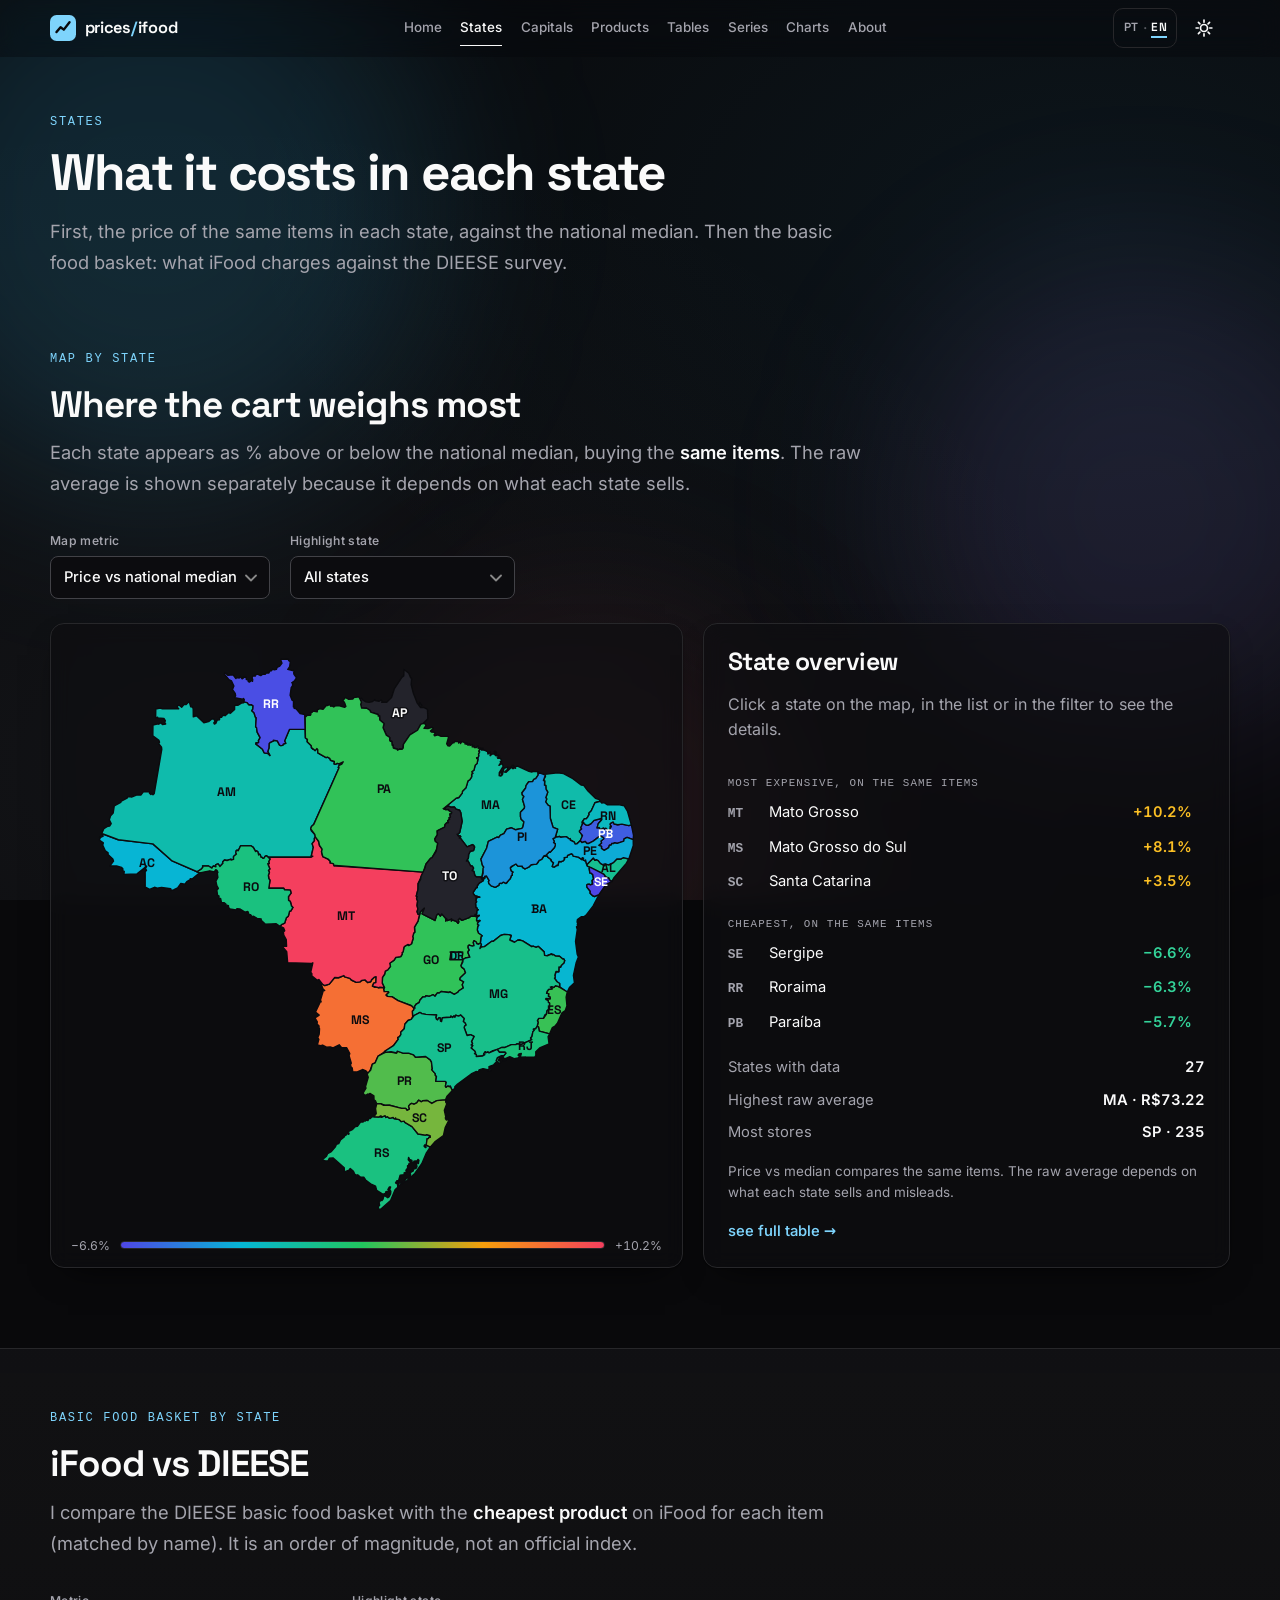
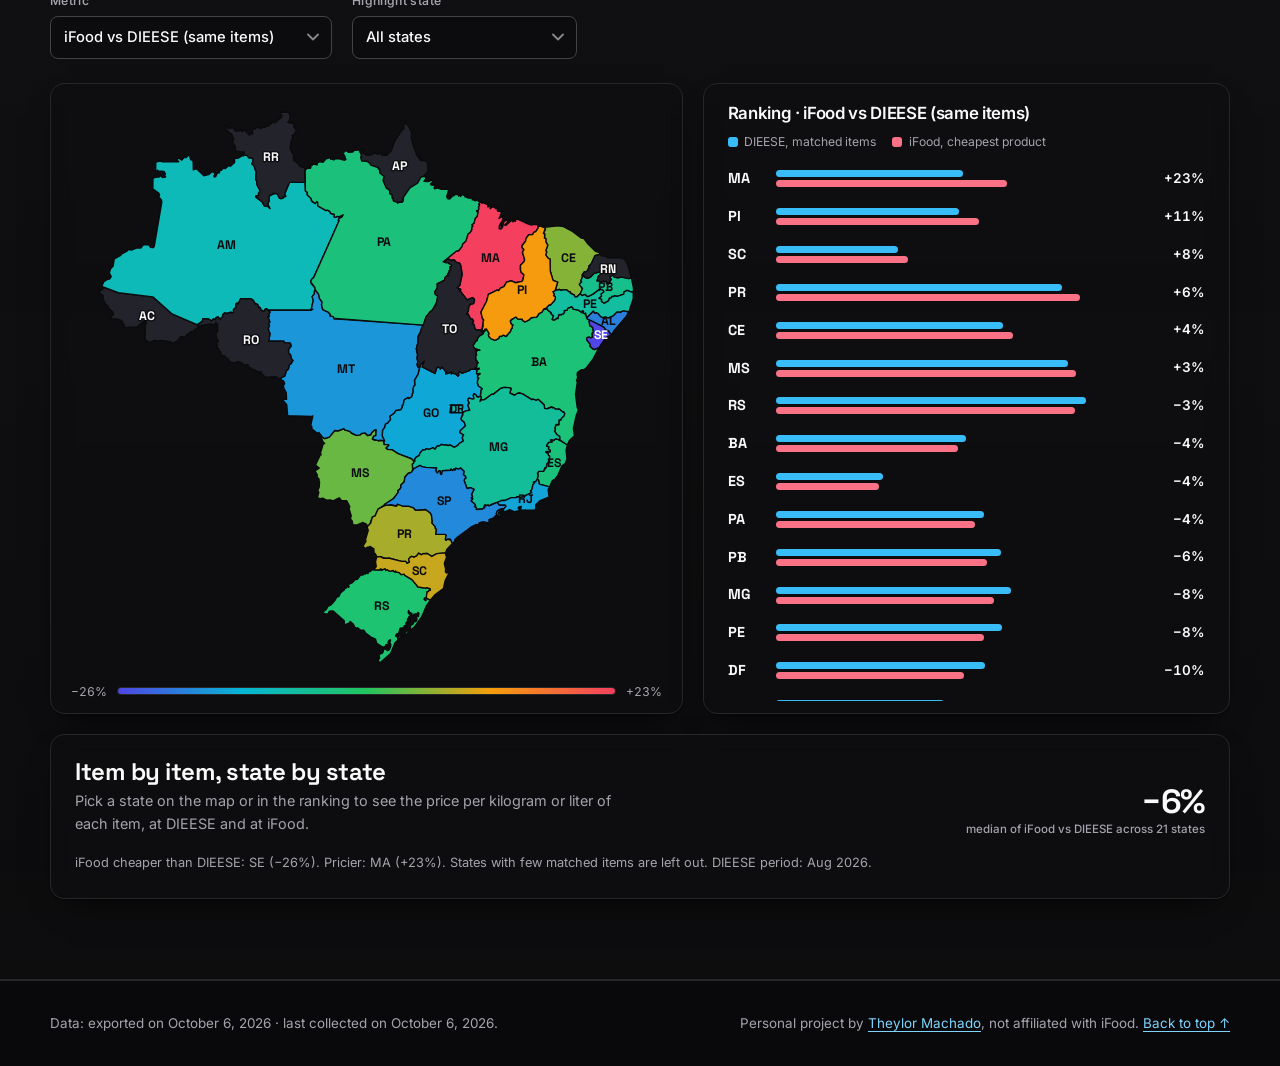
<file: estados.html>
<!doctype html>
<html lang="pt-BR" data-theme="dark">
<head>
  <meta charset="utf-8">
  <meta name="viewport" content="width=device-width, initial-scale=1">
  <title data-i18n="estados.title">Estados · preços no iFood</title>
  <meta name="description" content="Mapa de preços por UF nos mesmos itens e cesta básica do iFood contra o DIEESE, estado a estado." data-i18n-attr="content:estados.meta">
  <meta name="color-scheme" content="dark light">
  <link rel="icon" href="data:image/svg+xml,%3Csvg xmlns='http://www.w3.org/2000/svg' viewBox='0 0 32 32'%3E%3Crect width='32' height='32' rx='8' fill='%23fafafa'/%3E%3Cpath d='M8 21l5-6 4 3 7-9' fill='none' stroke='%230a0a0c' stroke-width='3' stroke-linecap='round' stroke-linejoin='round'/%3E%3C/svg%3E">
  <script>
    /* Tema antes da primeira pintura: escuro por padrão; a escolha salva vence. */
    (function () {
      var t = null;
      try { t = localStorage.getItem('ifood-precos:tema'); } catch (e) {}
      if (t !== 'light' && t !== 'dark') t = 'dark';
      var r = document.documentElement;
      r.setAttribute('data-theme', t);
      r.classList.add('js');
      var l = null, u = null;
      try { u = new URLSearchParams(location.search).get('lang'); } catch (e) {}
      u = u && u.toLowerCase().slice(0, 2);
      if (u === 'pt' || u === 'en') l = u;
      if (!l) { try { l = localStorage.getItem('ifood-precos:lang'); } catch (e) {} }
      if (l !== 'pt' && l !== 'en') l = /^pt/i.test((navigator.languages && navigator.languages[0]) || navigator.language || '') ? 'pt' : 'en';
      r.setAttribute('lang', l === 'pt' ? 'pt-BR' : 'en');
      if (l !== 'pt') {
        r.classList.add('i18n-pending');
        setTimeout(function () { r.classList.remove('i18n-pending'); }, 1500);
      }
    })();
  </script>
  <script src="js/i18n.js"></script>
  <link rel="preload" href="fonts/space-grotesk-latin-wght-normal.woff2" as="font" type="font/woff2" crossorigin>
  <link rel="preload" href="fonts/inter-latin-wght-normal.woff2" as="font" type="font/woff2" crossorigin>
  <link rel="stylesheet" href="css/style.css">
</head>
<body data-page="estados">
  <a class="skip" href="#conteudo" data-i18n="ui.skip">Ir para o conteúdo</a>

  <svg width="0" height="0" style="position:absolute" aria-hidden="true" focusable="false">
    <symbol id="i-globe" viewBox="0 0 24 24"><g fill="none" stroke="currentColor" stroke-width="1.8" stroke-linecap="round" stroke-linejoin="round"><circle cx="12" cy="12" r="9"/><path d="M3 12h18M12 3a14 14 0 0 1 0 18M12 3a14 14 0 0 0 0 18"/></g></symbol>
    <symbol id="i-github" viewBox="0 0 24 24"><path fill="currentColor" d="M12 .297c-6.63 0-12 5.373-12 12 0 5.303 3.438 9.8 8.205 11.385.6.113.82-.258.82-.577 0-.285-.01-1.04-.015-2.04-3.338.724-4.042-1.61-4.042-1.61C4.422 18.07 3.633 17.7 3.633 17.7c-1.087-.744.084-.729.084-.729 1.205.084 1.838 1.236 1.838 1.236 1.07 1.835 2.809 1.305 3.495.998.108-.776.417-1.305.76-1.605-2.665-.3-5.466-1.332-5.466-5.93 0-1.31.465-2.38 1.235-3.22-.135-.303-.54-1.523.105-3.176 0 0 1.005-.322 3.3 1.23.96-.267 1.98-.399 3-.405 1.02.006 2.04.138 3 .405 2.28-1.552 3.285-1.23 3.285-1.23.645 1.653.24 2.873.12 3.176.765.84 1.23 1.91 1.23 3.22 0 4.61-2.805 5.625-5.475 5.92.42.36.81 1.096.81 2.22 0 1.606-.015 2.896-.015 3.286 0 .315.21.69.825.57C20.565 22.092 24 17.592 24 12.297c0-6.627-5.373-12-12-12"/></symbol>
    <symbol id="i-linkedin" viewBox="0 0 24 24"><path fill="currentColor" d="M20.447 20.452h-3.554v-5.569c0-1.328-.027-3.037-1.852-3.037-1.853 0-2.136 1.445-2.136 2.939v5.667H9.351V9h3.414v1.561h.046c.477-.9 1.637-1.85 3.37-1.85 3.601 0 4.267 2.37 4.267 5.455v6.286zM5.337 7.433c-1.144 0-2.063-.926-2.063-2.065 0-1.138.92-2.063 2.063-2.063 1.14 0 2.064.925 2.064 2.063 0 1.139-.925 2.065-2.064 2.065zm1.782 13.019H3.555V9h3.564v11.452zM22.225 0H1.771C.792 0 0 .774 0 1.729v20.542C0 23.227.792 24 1.771 24h20.451C23.2 24 24 23.227 24 22.271V1.729C24 .774 23.2 0 22.222 0h.003z"/></symbol>
  </svg>

  <div class="ambient" aria-hidden="true"><span class="orb o1"></span><span class="orb o2"></span><span class="orb o3"></span></div>

  <header class="topbar" id="topo">
    <div class="topbar-row container">
      <a class="brand" href="index.html" aria-label="Preços no iFood, página inicial" data-i18n-attr="aria-label:ui.brand.aria">
        <span class="brand-mark" aria-hidden="true">
          <svg viewBox="0 0 32 32" width="26" height="26"><rect width="32" height="32" rx="8" fill="currentColor"/><path d="M8 21l5-6 4 3 7-9" fill="none" stroke="hsl(var(--background))" stroke-width="3" stroke-linecap="round" stroke-linejoin="round"/></svg>
        </span>
        <span class="brand-text" aria-hidden="true" data-i18n-html="ui.brand.text">preços<span class="brand-dot">/</span>ifood</span>
      </a>
      <nav class="nav" id="nav" aria-label="Páginas do site" data-i18n-attr="aria-label:ui.nav.aria">
        <ul>
          <li><a class="nav-link" href="index.html" data-i18n="nav.home">Início</a></li>
          <li><a class="nav-link" href="estados.html" aria-current="page" data-i18n="nav.states">Estados</a></li>
          <li><a class="nav-link" href="capitais.html" data-i18n="nav.capitals">Capitais</a></li>
          <li><a class="nav-link" href="produtos.html" data-i18n="nav.products">Produtos</a></li>
          <li><a class="nav-link" href="tabelas.html" data-i18n="nav.tables">Tabelas</a></li>
          <li><a class="nav-link" href="series.html" data-i18n="nav.series">Séries</a></li>
          <li><a class="nav-link" href="graficos.html" data-i18n="nav.charts">Gráficos</a></li>
          <li><a class="nav-link" href="sobre.html" data-i18n="nav.about">Sobre</a></li>
        </ul>
      </nav>
      <div class="bar-actions">
                <button class="lang-btn" id="lang-toggle" type="button" aria-pressed="false" aria-label="PT · EN, versão em inglês" title="PT · EN, versão em inglês" data-i18n-attr="aria-label:lang.aria,title:lang.aria">
          <span class="lang-opt" data-lang="pt">PT</span><span class="lang-sep" aria-hidden="true">·</span><span class="lang-opt" data-lang="en">EN</span>
        </button>
        <button class="icon-btn" id="theme-toggle" type="button" aria-label="Alternar tema claro e escuro" aria-pressed="true" title="Alternar tema" data-i18n-attr="aria-label:ui.theme.aria,title:ui.theme.title">
          <svg class="icon-sun" viewBox="0 0 24 24" width="20" height="20" aria-hidden="true"><circle cx="12" cy="12" r="4.2" fill="none" stroke="currentColor" stroke-width="2"/><path d="M12 2.5v2.6M12 18.9v2.6M2.5 12h2.6M18.9 12h2.6M5.3 5.3l1.8 1.8M16.9 16.9l1.8 1.8M5.3 18.7l1.8-1.8M16.9 7.1l1.8-1.8" stroke="currentColor" stroke-width="2" stroke-linecap="round"/></svg>
          <svg class="icon-moon" viewBox="0 0 24 24" width="20" height="20" aria-hidden="true"><path d="M20.5 14.2A8.5 8.5 0 0 1 9.8 3.5a8.5 8.5 0 1 0 10.7 10.7z" fill="none" stroke="currentColor" stroke-width="2" stroke-linejoin="round"/></svg>
        </button>
        <div class="menu-root" id="menu-root">
          <button class="icon-btn menu-btn" id="menu-btn" type="button" aria-label="Abrir menu de páginas" aria-expanded="false" data-i18n-attr="aria-label:ui.menu.open" aria-controls="menu-panel">
            <svg class="icon-open" viewBox="0 0 24 24" width="20" height="20" aria-hidden="true"><path d="M4 7h16M4 12h16M4 17h16" stroke="currentColor" stroke-width="2" stroke-linecap="round"/></svg>
            <svg class="icon-close" viewBox="0 0 24 24" width="20" height="20" aria-hidden="true"><path d="M6 6l12 12M18 6L6 18" stroke="currentColor" stroke-width="2" stroke-linecap="round"/></svg>
          </button>
          <nav class="menu-panel" id="menu-panel" aria-label="Páginas do site (menu)" data-i18n-attr="aria-label:ui.menu.aria" hidden></nav>
        </div>
      </div>
    </div>
    <div class="scroll-progress" aria-hidden="true"></div>
  </header>

  <main id="conteudo">
    <section class="page-head">
      <div class="container">
        <p class="eyebrow" data-i18n="estados.head.eyebrow">Estados</p>
        <h1 data-i18n="estados.head.title">Quanto custa em cada estado</h1>
        <p class="lede" data-i18n="estados.head.lede">Primeiro o preço dos mesmos itens em cada UF, contra a mediana do país. Depois a cesta básica: o que o iFood cobra contra a pesquisa do DIEESE.</p>
      </div>
    </section>
    <section class="section" id="mapa" aria-labelledby="mapa-titulo">
      <div class="container">
        <header class="section-head reveal">
          <p class="eyebrow" data-i18n="estados.mapa.eyebrow">Mapa por UF</p>
          <h2 id="mapa-titulo" data-i18n="estados.mapa.heading">Onde o carrinho pesa mais</h2>
          <p class="lede" data-i18n-html="estados.mapa.lede">Cada UF aparece em % acima ou abaixo da mediana do país, comprando os <strong>mesmos itens</strong>. A média bruta fica à parte porque depende do que cada estado vende.</p>
        </header>
        <div class="controls reveal" role="group" aria-label="Filtros do mapa por UF" data-i18n-attr="aria-label:estados.mapa.filtersLabel">
          <label class="field">
            <span data-i18n="estados.mapa.metricLabel">Indicador no mapa</span>
            <select id="uf-metric">
              <option value="indice" data-i18n="estados.mapa.opt.indice">Preço vs mediana do país</option>
              <option value="preco_medio" data-i18n="estados.mapa.opt.precoMedio">Preço médio bruto</option>
              <option value="lojas" data-i18n="estados.mapa.opt.lojas">Lojas</option>
              <option value="produtos" data-i18n="estados.mapa.opt.produtos">Preços coletados</option>
              <option value="populacao" data-i18n="estados.mapa.opt.populacao">População</option>
            </select>
          </label>
          <label class="field">
            <span data-i18n="estados.mapa.ufLabel">Destacar UF</span>
            <select id="uf-select"><option value="" data-i18n="estados.allUfs">Todas as UFs</option></select>
          </label>
        </div>

        <div class="uf-grid">
          <figure class="map-card spotlight reveal" id="map-card">
            <div class="map-wrap" id="map-wrap"></div>
            <figcaption class="legend" id="map-legend" aria-hidden="true"></figcaption>
          </figure>
          <aside class="detail-card spotlight reveal" id="uf-detail" style="--reveal-delay:90ms" aria-live="polite" aria-label="Detalhe da UF selecionada" data-i18n-attr="aria-label:estados.mapa.detailLabel"></aside>
        </div>

      </div>
    </section>
    <section class="section alt" id="cesta" aria-labelledby="cesta-titulo">
      <div class="container">
        <header class="section-head reveal">
          <p class="eyebrow" data-i18n="estados.cesta.eyebrow">Cesta básica por estado</p>
          <h2 id="cesta-titulo" data-i18n="estados.cesta.heading">iFood contra o DIEESE</h2>
          <p class="lede" data-i18n-html="estados.cesta.lede">Comparo a Cesta Básica do DIEESE com o <strong>produto mais barato</strong> do iFood em cada item (casados pelo nome). É ordem de grandeza, não índice oficial.</p>
        </header>
        <div class="controls reveal" role="group" aria-label="Filtros da cesta por UF" data-i18n-attr="aria-label:estados.cesta.filtersLabel">
          <label class="field">
            <span data-i18n="estados.cesta.metricLabel">Indicador</span>
            <select id="cesta-metric">
              <option value="razao" data-i18n="estados.cesta.opt.razao">iFood vs DIEESE (mesmos itens)</option>
              <option value="dieese_total" data-i18n="estados.cesta.opt.dieeseTotal">Cesta DIEESE completa (mês mais recente)</option>
              <option value="dieese_itens" data-i18n="estados.cesta.opt.dieeseItens">DIEESE, só os itens casados</option>
              <option value="ifood" data-i18n="estados.cesta.opt.ifood">iFood, produto mais barato</option>
            </select>
          </label>
          <label class="field">
            <span data-i18n="estados.cesta.ufLabel">Destacar UF</span>
            <select id="cesta-select"><option value="" data-i18n="estados.allUfs">Todas as UFs</option></select>
          </label>
        </div>

        <div class="cesta-grid">
          <figure class="map-card spotlight reveal">
            <div class="map-wrap" id="cesta-map"></div>
            <figcaption class="legend" id="cesta-legend" aria-hidden="true"></figcaption>
          </figure>
          <div class="rank-card spotlight reveal" style="--reveal-delay:90ms">
            <h3 id="cesta-rank-title" data-i18n="estados.cesta.rankTitle">Ranking das UFs</h3>
            <div class="rank-legend" id="cesta-rank-legend" aria-hidden="true"></div>
            <ol class="rank-list" id="cesta-rank" aria-labelledby="cesta-rank-title"></ol>
          </div>
        </div>

        <div class="item-panel glass spotlight reveal" id="cesta-detail" aria-live="polite"></div>
      </div>
    </section>
  </main>

  <footer class="footer">
    <div class="container footer-row">
      <p id="foot-meta" class="muted" data-i18n="ui.footer.loading">Carregando metadados…</p>
      <p class="muted" data-i18n-html="ui.footer.note">Projeto pessoal de <a href="https://theylor.vercel.app" target="_blank" rel="noopener">Theylor Machado</a>, sem vínculo com o iFood. <a href="#topo">Voltar ao topo ↑</a></p>
    </div>
  </footer>

  <a class="to-top" id="to-top" href="#topo" aria-label="Voltar ao topo" data-i18n-attr="aria-label:ui.totop">
    <svg viewBox="0 0 24 24" width="20" height="20" aria-hidden="true"><path d="M12 19V5M6 11l6-6 6 6" fill="none" stroke="currentColor" stroke-width="2" stroke-linecap="round" stroke-linejoin="round"/></svg>
  </a>

  <div class="tip" id="tip" role="tooltip" hidden></div>

  <script src="js/util.js"></script>
  <script src="js/ui.js"></script>
  <script src="js/map.js"></script>
  <script src="js/sec-uf.js"></script>
  <script src="js/sec-cesta.js"></script>
  <script src="js/main.js"></script>
</body>
</html>
</file>
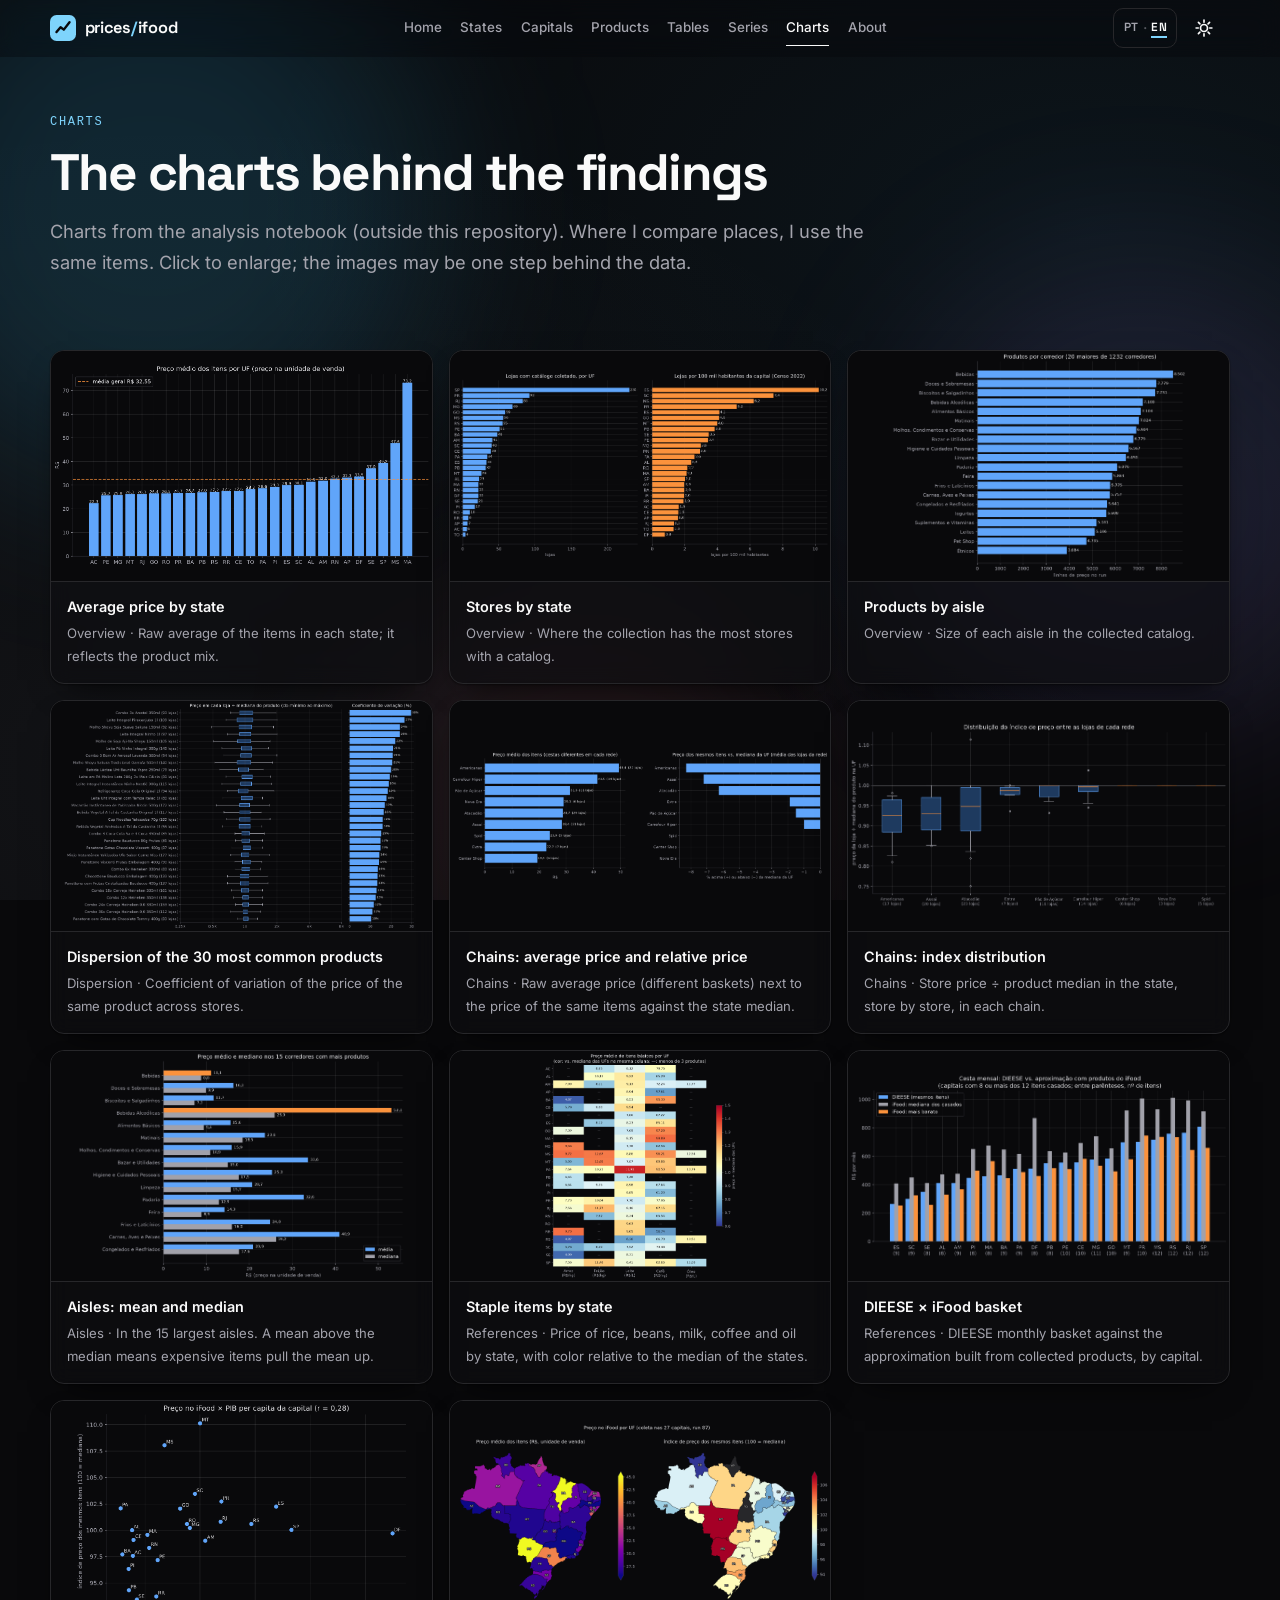
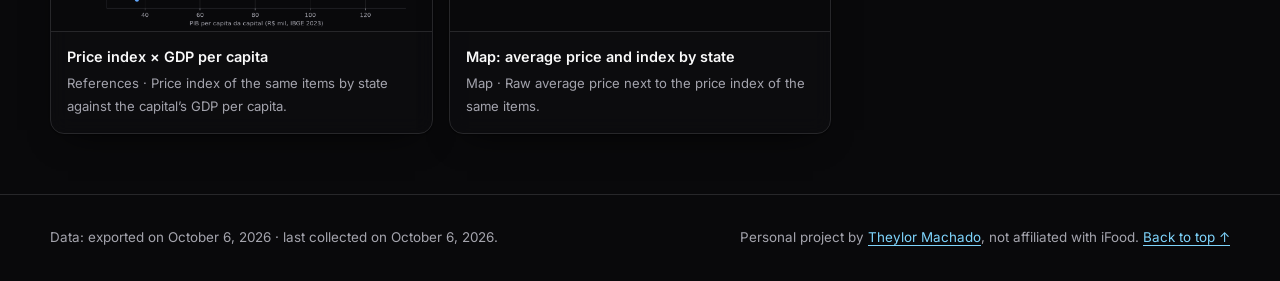
<file: graficos.html>
<!doctype html>
<html lang="pt-BR" data-theme="dark">
<head>
  <meta charset="utf-8">
  <meta name="viewport" content="width=device-width, initial-scale=1">
  <title data-i18n="graficos.title">Gráficos · preços no iFood</title>
  <meta name="description" content="Galeria dos gráficos gerados pelo notebook de análise." data-i18n-attr="content:graficos.meta">
  <meta name="color-scheme" content="dark light">
  <link rel="icon" href="data:image/svg+xml,%3Csvg xmlns='http://www.w3.org/2000/svg' viewBox='0 0 32 32'%3E%3Crect width='32' height='32' rx='8' fill='%23fafafa'/%3E%3Cpath d='M8 21l5-6 4 3 7-9' fill='none' stroke='%230a0a0c' stroke-width='3' stroke-linecap='round' stroke-linejoin='round'/%3E%3C/svg%3E">
  <script>
    /* Tema antes da primeira pintura: escuro por padrão; a escolha salva vence. */
    (function () {
      var t = null;
      try { t = localStorage.getItem('ifood-precos:tema'); } catch (e) {}
      if (t !== 'light' && t !== 'dark') t = 'dark';
      var r = document.documentElement;
      r.setAttribute('data-theme', t);
      r.classList.add('js');
      var l = null, u = null;
      try { u = new URLSearchParams(location.search).get('lang'); } catch (e) {}
      u = u && u.toLowerCase().slice(0, 2);
      if (u === 'pt' || u === 'en') l = u;
      if (!l) { try { l = localStorage.getItem('ifood-precos:lang'); } catch (e) {} }
      if (l !== 'pt' && l !== 'en') l = /^pt/i.test((navigator.languages && navigator.languages[0]) || navigator.language || '') ? 'pt' : 'en';
      r.setAttribute('lang', l === 'pt' ? 'pt-BR' : 'en');
      if (l !== 'pt') {
        r.classList.add('i18n-pending');
        setTimeout(function () { r.classList.remove('i18n-pending'); }, 1500);
      }
    })();
  </script>
  <script src="js/i18n.js"></script>
  <link rel="preload" href="fonts/space-grotesk-latin-wght-normal.woff2" as="font" type="font/woff2" crossorigin>
  <link rel="preload" href="fonts/inter-latin-wght-normal.woff2" as="font" type="font/woff2" crossorigin>
  <link rel="stylesheet" href="css/style.css">
</head>
<body data-page="graficos">
  <a class="skip" href="#conteudo" data-i18n="ui.skip">Ir para o conteúdo</a>

  <svg width="0" height="0" style="position:absolute" aria-hidden="true" focusable="false">
    <symbol id="i-globe" viewBox="0 0 24 24"><g fill="none" stroke="currentColor" stroke-width="1.8" stroke-linecap="round" stroke-linejoin="round"><circle cx="12" cy="12" r="9"/><path d="M3 12h18M12 3a14 14 0 0 1 0 18M12 3a14 14 0 0 0 0 18"/></g></symbol>
    <symbol id="i-github" viewBox="0 0 24 24"><path fill="currentColor" d="M12 .297c-6.63 0-12 5.373-12 12 0 5.303 3.438 9.8 8.205 11.385.6.113.82-.258.82-.577 0-.285-.01-1.04-.015-2.04-3.338.724-4.042-1.61-4.042-1.61C4.422 18.07 3.633 17.7 3.633 17.7c-1.087-.744.084-.729.084-.729 1.205.084 1.838 1.236 1.838 1.236 1.07 1.835 2.809 1.305 3.495.998.108-.776.417-1.305.76-1.605-2.665-.3-5.466-1.332-5.466-5.93 0-1.31.465-2.38 1.235-3.22-.135-.303-.54-1.523.105-3.176 0 0 1.005-.322 3.3 1.23.96-.267 1.98-.399 3-.405 1.02.006 2.04.138 3 .405 2.28-1.552 3.285-1.23 3.285-1.23.645 1.653.24 2.873.12 3.176.765.84 1.23 1.91 1.23 3.22 0 4.61-2.805 5.625-5.475 5.92.42.36.81 1.096.81 2.22 0 1.606-.015 2.896-.015 3.286 0 .315.21.69.825.57C20.565 22.092 24 17.592 24 12.297c0-6.627-5.373-12-12-12"/></symbol>
    <symbol id="i-linkedin" viewBox="0 0 24 24"><path fill="currentColor" d="M20.447 20.452h-3.554v-5.569c0-1.328-.027-3.037-1.852-3.037-1.853 0-2.136 1.445-2.136 2.939v5.667H9.351V9h3.414v1.561h.046c.477-.9 1.637-1.85 3.37-1.85 3.601 0 4.267 2.37 4.267 5.455v6.286zM5.337 7.433c-1.144 0-2.063-.926-2.063-2.065 0-1.138.92-2.063 2.063-2.063 1.14 0 2.064.925 2.064 2.063 0 1.139-.925 2.065-2.064 2.065zm1.782 13.019H3.555V9h3.564v11.452zM22.225 0H1.771C.792 0 0 .774 0 1.729v20.542C0 23.227.792 24 1.771 24h20.451C23.2 24 24 23.227 24 22.271V1.729C24 .774 23.2 0 22.222 0h.003z"/></symbol>
  </svg>

  <div class="ambient" aria-hidden="true"><span class="orb o1"></span><span class="orb o2"></span><span class="orb o3"></span></div>

  <header class="topbar" id="topo">
    <div class="topbar-row container">
      <a class="brand" href="index.html" aria-label="Preços no iFood, página inicial" data-i18n-attr="aria-label:ui.brand.aria">
        <span class="brand-mark" aria-hidden="true">
          <svg viewBox="0 0 32 32" width="26" height="26"><rect width="32" height="32" rx="8" fill="currentColor"/><path d="M8 21l5-6 4 3 7-9" fill="none" stroke="hsl(var(--background))" stroke-width="3" stroke-linecap="round" stroke-linejoin="round"/></svg>
        </span>
        <span class="brand-text" aria-hidden="true" data-i18n-html="ui.brand.text">preços<span class="brand-dot">/</span>ifood</span>
      </a>
      <nav class="nav" id="nav" aria-label="Páginas do site" data-i18n-attr="aria-label:ui.nav.aria">
        <ul>
          <li><a class="nav-link" href="index.html" data-i18n="nav.home">Início</a></li>
          <li><a class="nav-link" href="estados.html" data-i18n="nav.states">Estados</a></li>
          <li><a class="nav-link" href="capitais.html" data-i18n="nav.capitals">Capitais</a></li>
          <li><a class="nav-link" href="produtos.html" data-i18n="nav.products">Produtos</a></li>
          <li><a class="nav-link" href="tabelas.html" data-i18n="nav.tables">Tabelas</a></li>
          <li><a class="nav-link" href="series.html" data-i18n="nav.series">Séries</a></li>
          <li><a class="nav-link" href="graficos.html" aria-current="page" data-i18n="nav.charts">Gráficos</a></li>
          <li><a class="nav-link" href="sobre.html" data-i18n="nav.about">Sobre</a></li>
        </ul>
      </nav>
      <div class="bar-actions">
                <button class="lang-btn" id="lang-toggle" type="button" aria-pressed="false" aria-label="PT · EN, versão em inglês" title="PT · EN, versão em inglês" data-i18n-attr="aria-label:lang.aria,title:lang.aria">
          <span class="lang-opt" data-lang="pt">PT</span><span class="lang-sep" aria-hidden="true">·</span><span class="lang-opt" data-lang="en">EN</span>
        </button>
        <button class="icon-btn" id="theme-toggle" type="button" aria-label="Alternar tema claro e escuro" aria-pressed="true" title="Alternar tema" data-i18n-attr="aria-label:ui.theme.aria,title:ui.theme.title">
          <svg class="icon-sun" viewBox="0 0 24 24" width="20" height="20" aria-hidden="true"><circle cx="12" cy="12" r="4.2" fill="none" stroke="currentColor" stroke-width="2"/><path d="M12 2.5v2.6M12 18.9v2.6M2.5 12h2.6M18.9 12h2.6M5.3 5.3l1.8 1.8M16.9 16.9l1.8 1.8M5.3 18.7l1.8-1.8M16.9 7.1l1.8-1.8" stroke="currentColor" stroke-width="2" stroke-linecap="round"/></svg>
          <svg class="icon-moon" viewBox="0 0 24 24" width="20" height="20" aria-hidden="true"><path d="M20.5 14.2A8.5 8.5 0 0 1 9.8 3.5a8.5 8.5 0 1 0 10.7 10.7z" fill="none" stroke="currentColor" stroke-width="2" stroke-linejoin="round"/></svg>
        </button>
        <div class="menu-root" id="menu-root">
          <button class="icon-btn menu-btn" id="menu-btn" type="button" aria-label="Abrir menu de páginas" aria-expanded="false" data-i18n-attr="aria-label:ui.menu.open" aria-controls="menu-panel">
            <svg class="icon-open" viewBox="0 0 24 24" width="20" height="20" aria-hidden="true"><path d="M4 7h16M4 12h16M4 17h16" stroke="currentColor" stroke-width="2" stroke-linecap="round"/></svg>
            <svg class="icon-close" viewBox="0 0 24 24" width="20" height="20" aria-hidden="true"><path d="M6 6l12 12M18 6L6 18" stroke="currentColor" stroke-width="2" stroke-linecap="round"/></svg>
          </button>
          <nav class="menu-panel" id="menu-panel" aria-label="Páginas do site (menu)" data-i18n-attr="aria-label:ui.menu.aria" hidden></nav>
        </div>
      </div>
    </div>
    <div class="scroll-progress" aria-hidden="true"></div>
  </header>

  <main id="conteudo">
    <section class="page-head">
      <div class="container">
        <p class="eyebrow" data-i18n="graficos.head.eyebrow">Gráficos</p>
        <h1 data-i18n="graficos.head.title">Os gráficos por trás dos achados</h1>
        <p class="lede" data-i18n="graficos.head.lede">Gráficos do notebook de análise (fora deste repositório). Onde comparo lugares, uso os mesmos itens. Clique para ampliar; as imagens podem estar um passo atrás dos dados.</p>
      </div>
    </section>
    <section class="section" id="galeria" aria-label="Galeria de gráficos" data-i18n-attr="aria-label:graficos.gallery.aria">
      <div class="container">
        <div class="gallery" id="gallery"></div>
      </div>
    </section>
  </main>

  <footer class="footer">
    <div class="container footer-row">
      <p id="foot-meta" class="muted" data-i18n="ui.footer.loading">Carregando metadados…</p>
      <p class="muted" data-i18n-html="ui.footer.note">Projeto pessoal de <a href="https://theylor.vercel.app" target="_blank" rel="noopener">Theylor Machado</a>, sem vínculo com o iFood. <a href="#topo">Voltar ao topo ↑</a></p>
    </div>
  </footer>

  <a class="to-top" id="to-top" href="#topo" aria-label="Voltar ao topo" data-i18n-attr="aria-label:ui.totop">
    <svg viewBox="0 0 24 24" width="20" height="20" aria-hidden="true"><path d="M12 19V5M6 11l6-6 6 6" fill="none" stroke="currentColor" stroke-width="2" stroke-linecap="round" stroke-linejoin="round"/></svg>
  </a>

  <div class="tip" id="tip" role="tooltip" hidden></div>

  <script src="js/util.js"></script>
  <script src="js/ui.js"></script>
  <script src="js/sec-analises.js"></script>
  <script src="js/main.js"></script>
</body>
</html>
</file>
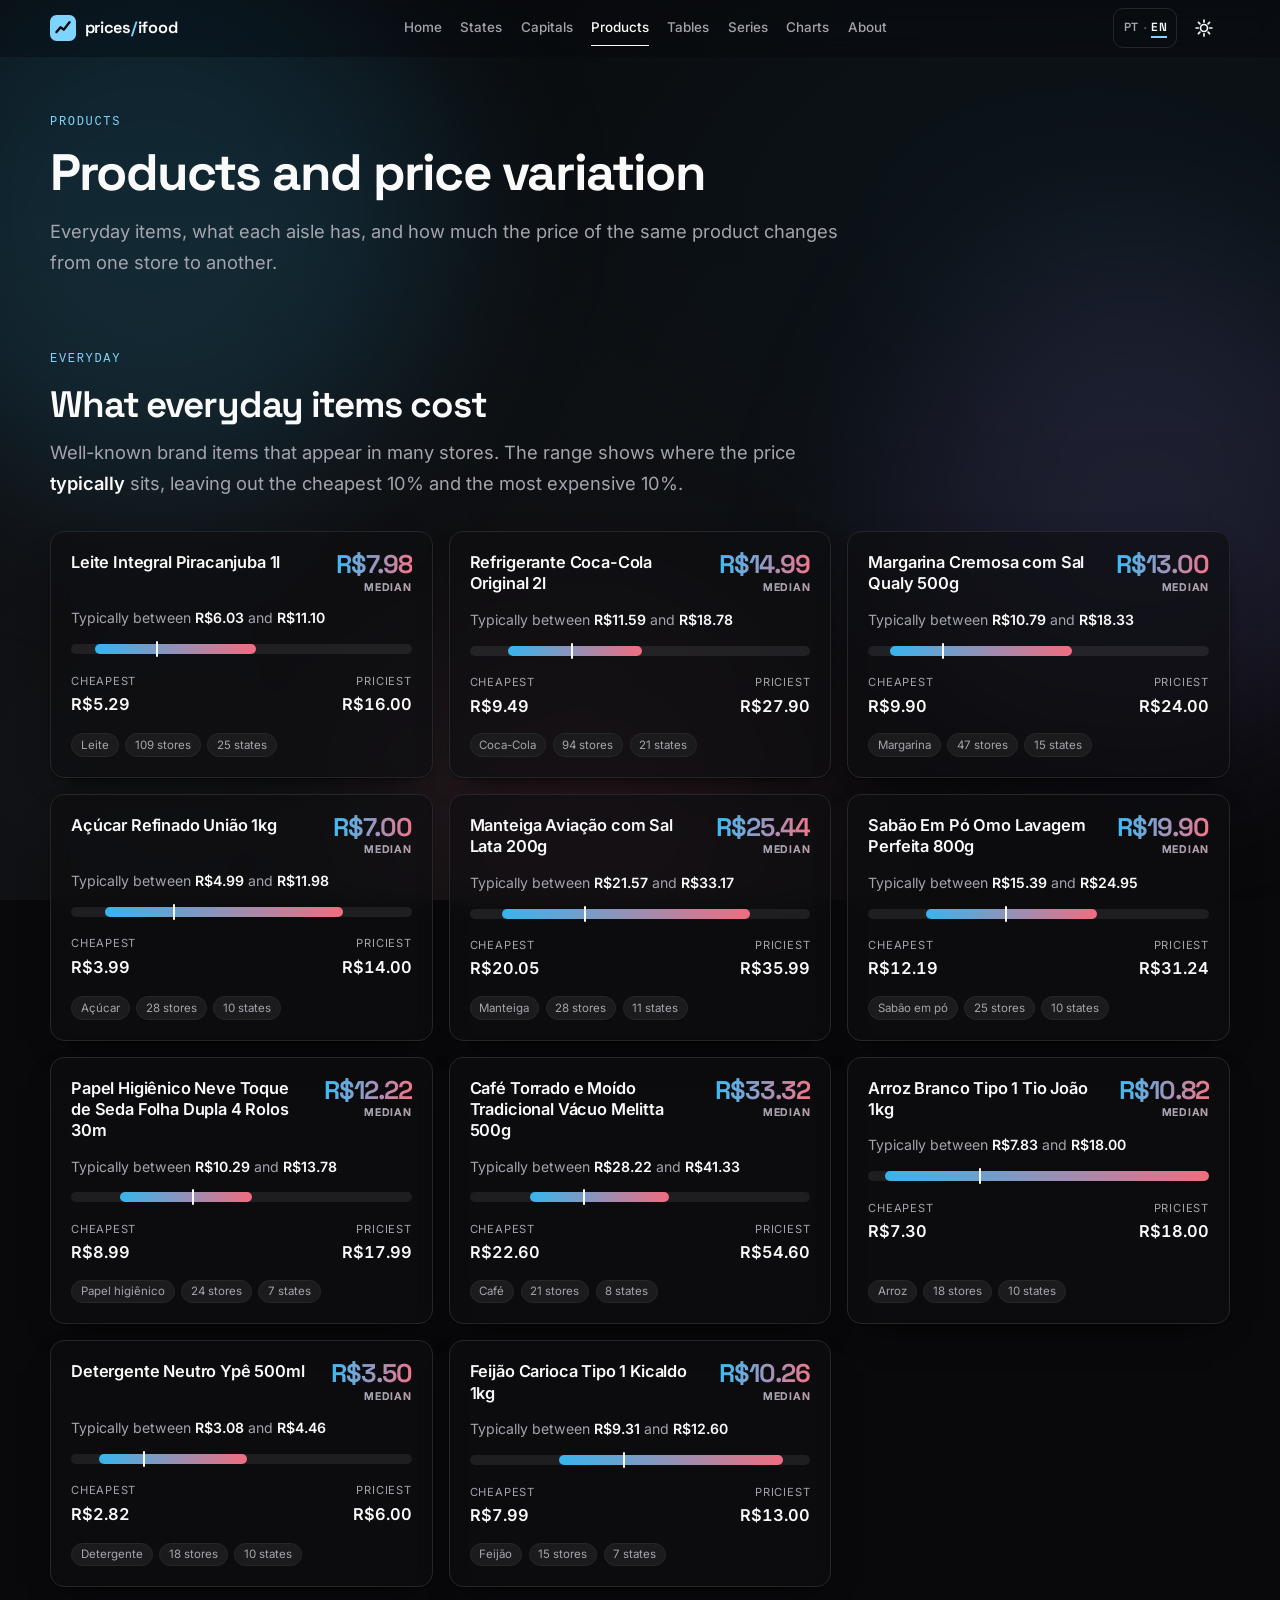
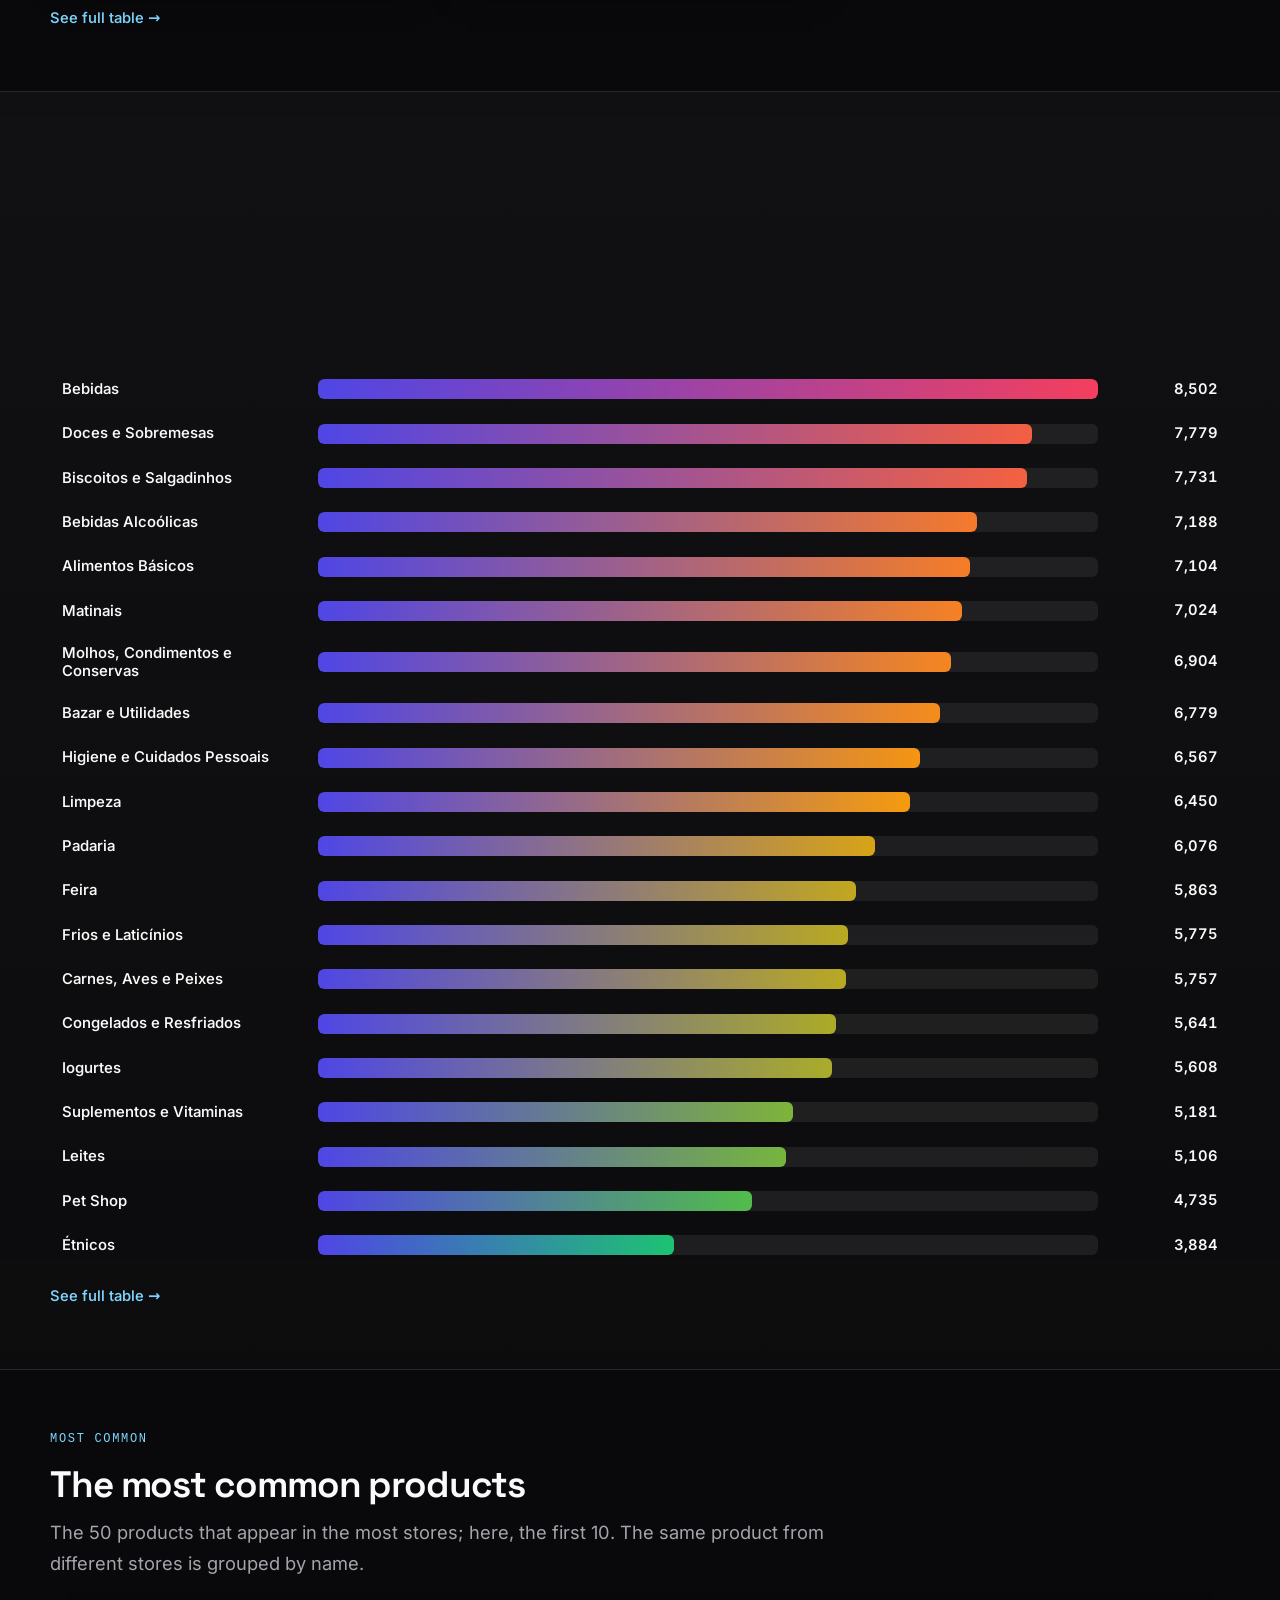
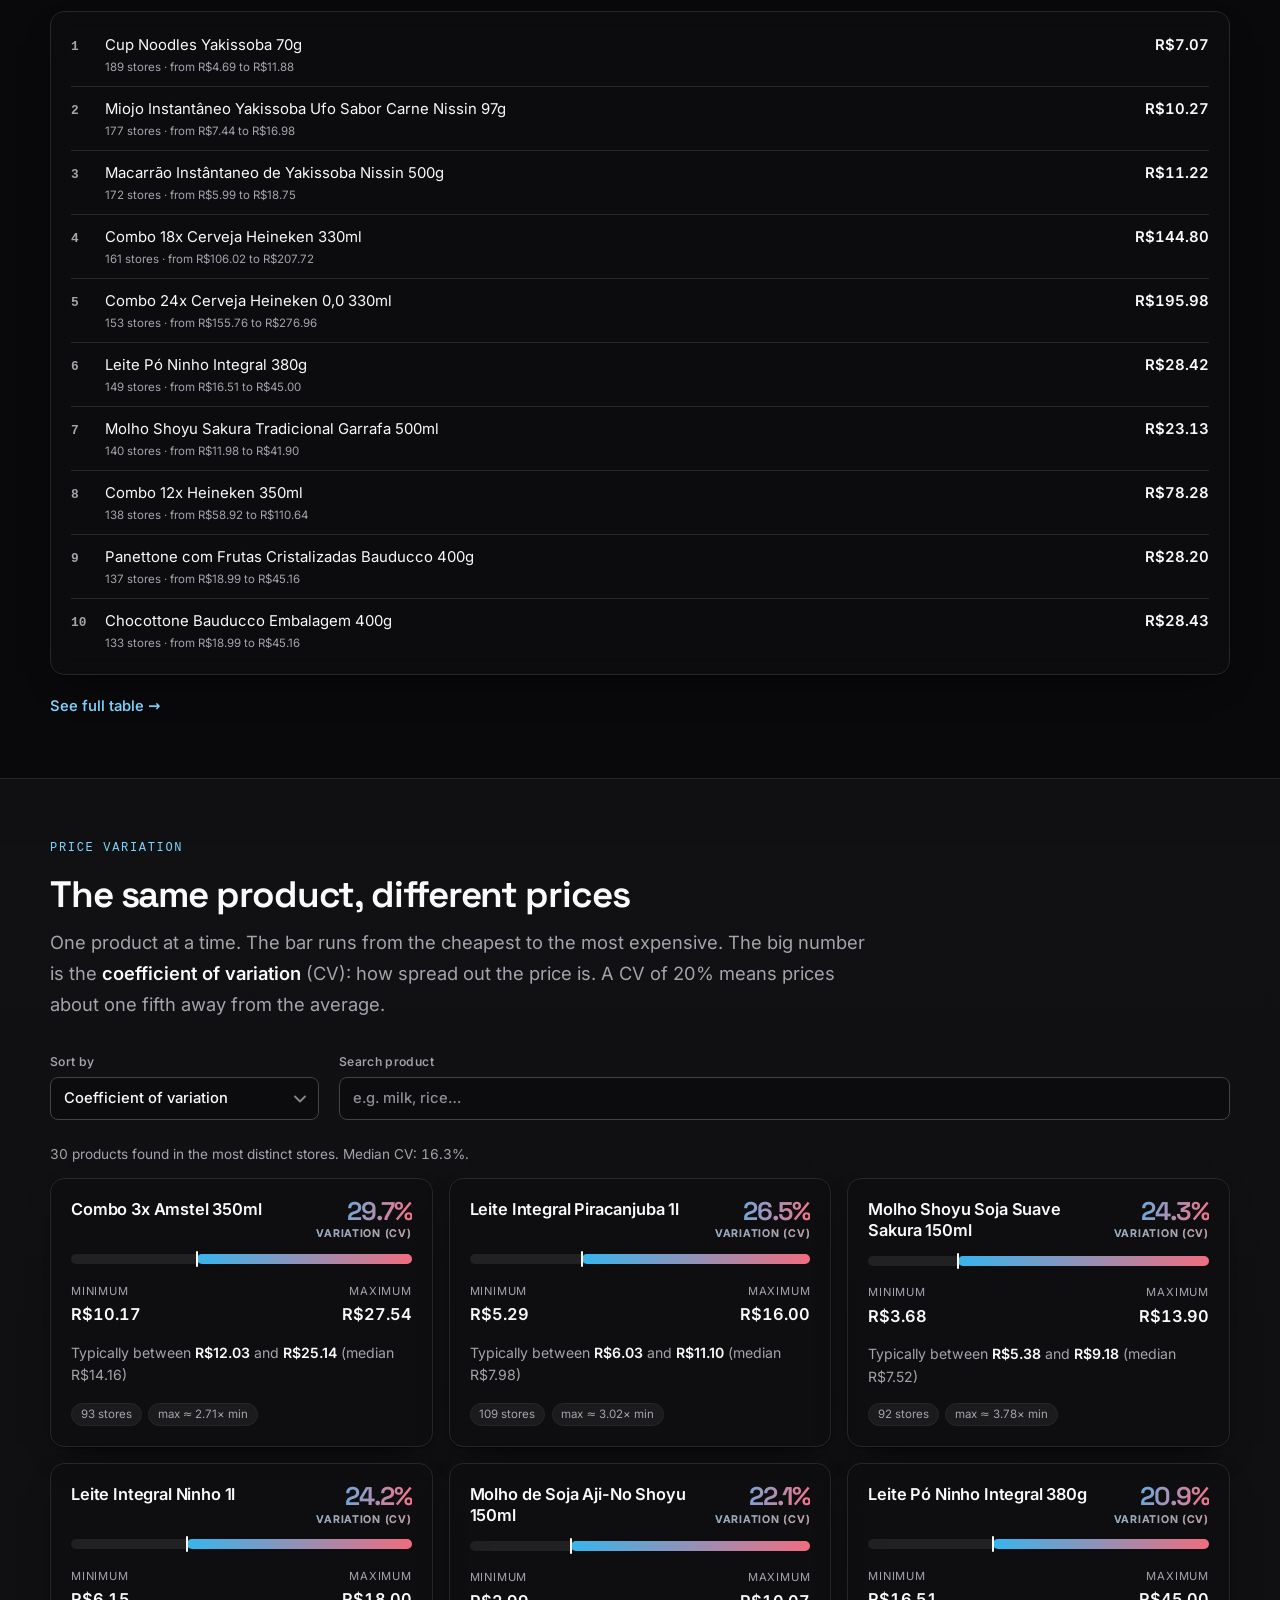
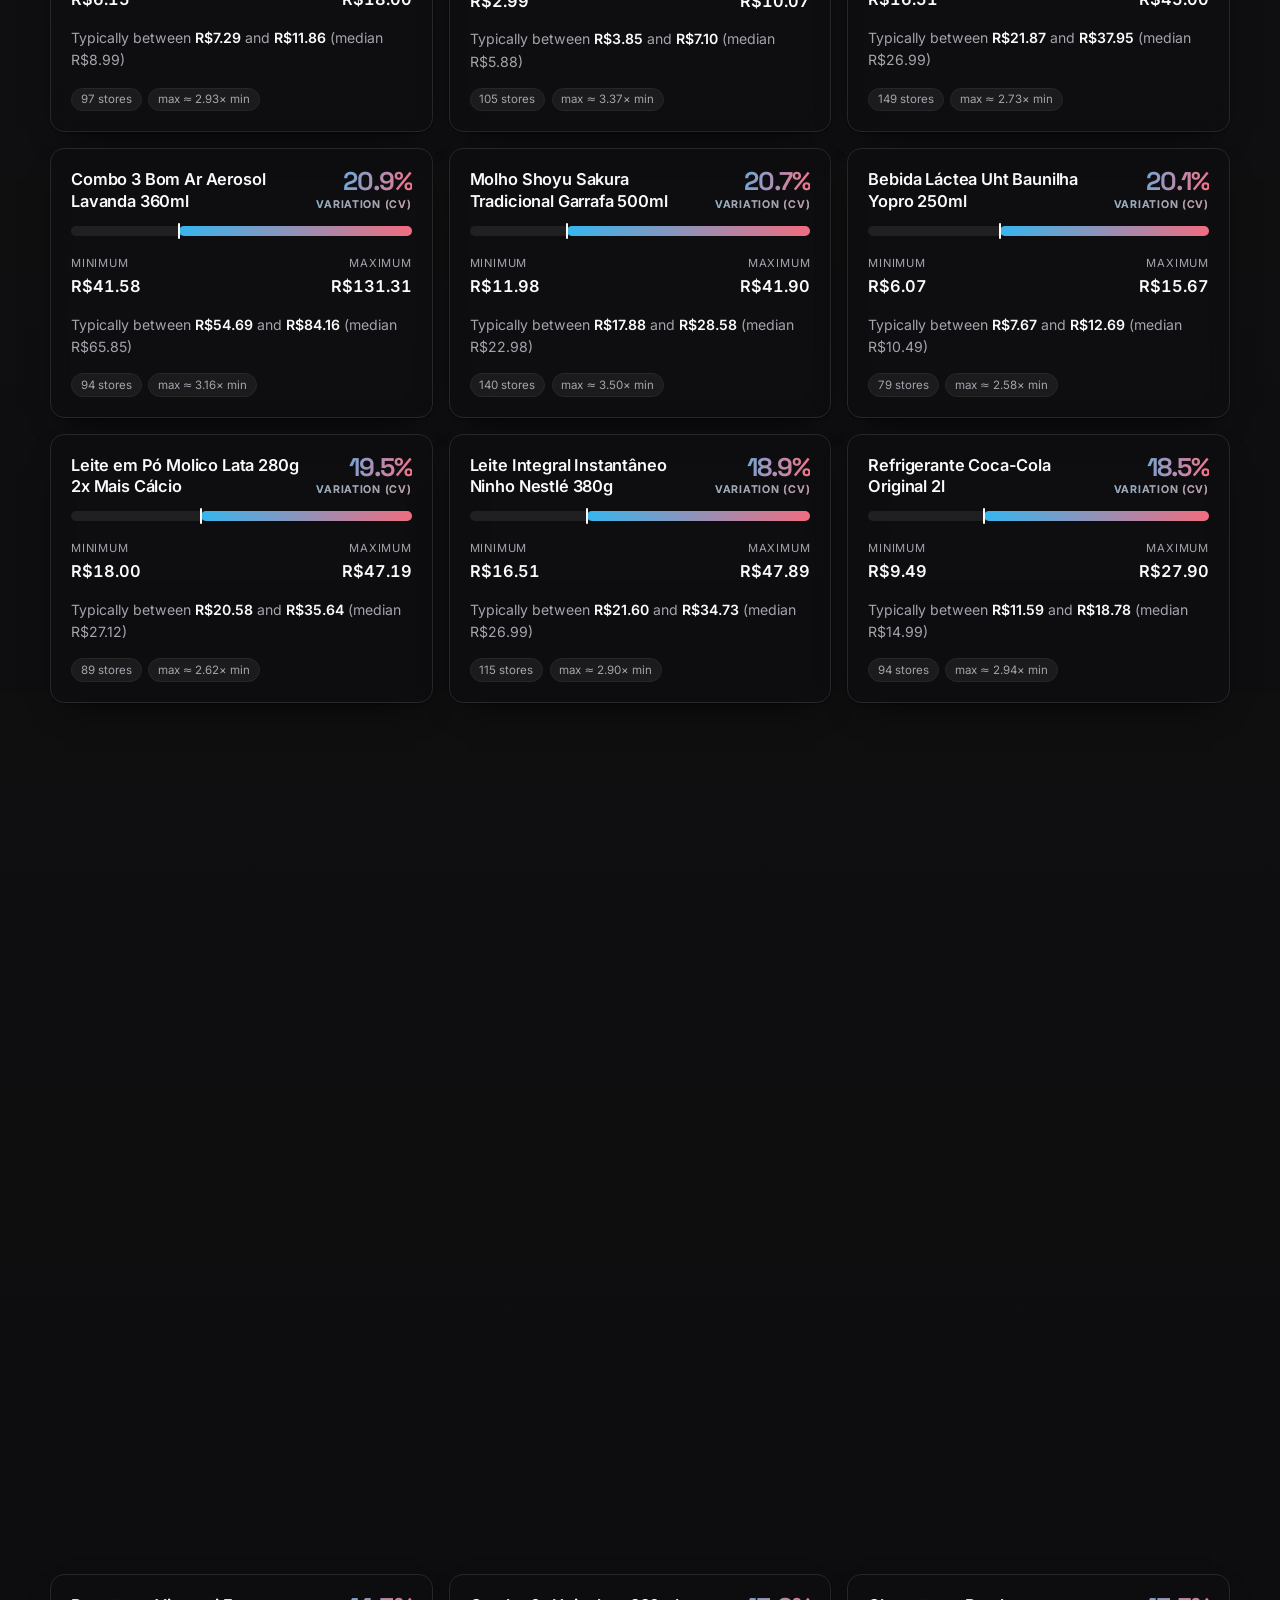
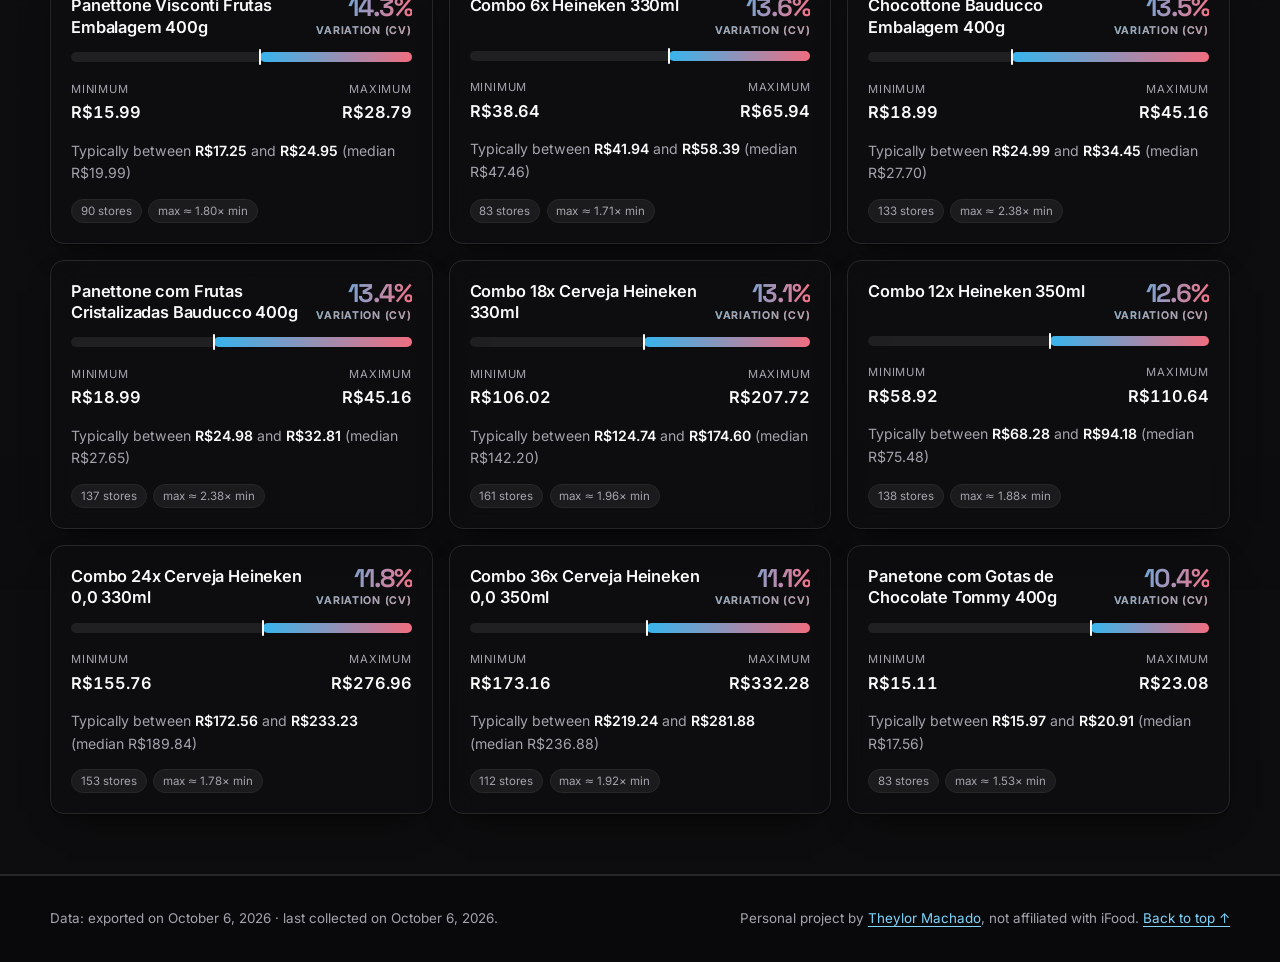
<file: produtos.html>
<!doctype html>
<html lang="pt-BR" data-theme="dark">
<head>
  <meta charset="utf-8">
  <meta name="viewport" content="width=device-width, initial-scale=1">
  <title data-i18n="produtos.title">Produtos · preços no iFood</title>
  <meta name="description" content="Itens do dia a dia, corredores, produtos mais comuns e variação do preço entre lojas." data-i18n-attr="content:produtos.meta">
  <meta name="color-scheme" content="dark light">
  <link rel="icon" href="data:image/svg+xml,%3Csvg xmlns='http://www.w3.org/2000/svg' viewBox='0 0 32 32'%3E%3Crect width='32' height='32' rx='8' fill='%23fafafa'/%3E%3Cpath d='M8 21l5-6 4 3 7-9' fill='none' stroke='%230a0a0c' stroke-width='3' stroke-linecap='round' stroke-linejoin='round'/%3E%3C/svg%3E">
  <script>
    /* Tema antes da primeira pintura: escuro por padrão; a escolha salva vence. */
    (function () {
      var t = null;
      try { t = localStorage.getItem('ifood-precos:tema'); } catch (e) {}
      if (t !== 'light' && t !== 'dark') t = 'dark';
      var r = document.documentElement;
      r.setAttribute('data-theme', t);
      r.classList.add('js');
      var l = null, u = null;
      try { u = new URLSearchParams(location.search).get('lang'); } catch (e) {}
      u = u && u.toLowerCase().slice(0, 2);
      if (u === 'pt' || u === 'en') l = u;
      if (!l) { try { l = localStorage.getItem('ifood-precos:lang'); } catch (e) {} }
      if (l !== 'pt' && l !== 'en') l = /^pt/i.test((navigator.languages && navigator.languages[0]) || navigator.language || '') ? 'pt' : 'en';
      r.setAttribute('lang', l === 'pt' ? 'pt-BR' : 'en');
      if (l !== 'pt') {
        r.classList.add('i18n-pending');
        setTimeout(function () { r.classList.remove('i18n-pending'); }, 1500);
      }
    })();
  </script>
  <script src="js/i18n.js"></script>
  <link rel="preload" href="fonts/space-grotesk-latin-wght-normal.woff2" as="font" type="font/woff2" crossorigin>
  <link rel="preload" href="fonts/inter-latin-wght-normal.woff2" as="font" type="font/woff2" crossorigin>
  <link rel="stylesheet" href="css/style.css">
</head>
<body data-page="produtos">
  <a class="skip" href="#conteudo" data-i18n="ui.skip">Ir para o conteúdo</a>

  <svg width="0" height="0" style="position:absolute" aria-hidden="true" focusable="false">
    <symbol id="i-globe" viewBox="0 0 24 24"><g fill="none" stroke="currentColor" stroke-width="1.8" stroke-linecap="round" stroke-linejoin="round"><circle cx="12" cy="12" r="9"/><path d="M3 12h18M12 3a14 14 0 0 1 0 18M12 3a14 14 0 0 0 0 18"/></g></symbol>
    <symbol id="i-github" viewBox="0 0 24 24"><path fill="currentColor" d="M12 .297c-6.63 0-12 5.373-12 12 0 5.303 3.438 9.8 8.205 11.385.6.113.82-.258.82-.577 0-.285-.01-1.04-.015-2.04-3.338.724-4.042-1.61-4.042-1.61C4.422 18.07 3.633 17.7 3.633 17.7c-1.087-.744.084-.729.084-.729 1.205.084 1.838 1.236 1.838 1.236 1.07 1.835 2.809 1.305 3.495.998.108-.776.417-1.305.76-1.605-2.665-.3-5.466-1.332-5.466-5.93 0-1.31.465-2.38 1.235-3.22-.135-.303-.54-1.523.105-3.176 0 0 1.005-.322 3.3 1.23.96-.267 1.98-.399 3-.405 1.02.006 2.04.138 3 .405 2.28-1.552 3.285-1.23 3.285-1.23.645 1.653.24 2.873.12 3.176.765.84 1.23 1.91 1.23 3.22 0 4.61-2.805 5.625-5.475 5.92.42.36.81 1.096.81 2.22 0 1.606-.015 2.896-.015 3.286 0 .315.21.69.825.57C20.565 22.092 24 17.592 24 12.297c0-6.627-5.373-12-12-12"/></symbol>
    <symbol id="i-linkedin" viewBox="0 0 24 24"><path fill="currentColor" d="M20.447 20.452h-3.554v-5.569c0-1.328-.027-3.037-1.852-3.037-1.853 0-2.136 1.445-2.136 2.939v5.667H9.351V9h3.414v1.561h.046c.477-.9 1.637-1.85 3.37-1.85 3.601 0 4.267 2.37 4.267 5.455v6.286zM5.337 7.433c-1.144 0-2.063-.926-2.063-2.065 0-1.138.92-2.063 2.063-2.063 1.14 0 2.064.925 2.064 2.063 0 1.139-.925 2.065-2.064 2.065zm1.782 13.019H3.555V9h3.564v11.452zM22.225 0H1.771C.792 0 0 .774 0 1.729v20.542C0 23.227.792 24 1.771 24h20.451C23.2 24 24 23.227 24 22.271V1.729C24 .774 23.2 0 22.222 0h.003z"/></symbol>
  </svg>

  <div class="ambient" aria-hidden="true"><span class="orb o1"></span><span class="orb o2"></span><span class="orb o3"></span></div>

  <header class="topbar" id="topo">
    <div class="topbar-row container">
      <a class="brand" href="index.html" aria-label="Preços no iFood, página inicial" data-i18n-attr="aria-label:ui.brand.aria">
        <span class="brand-mark" aria-hidden="true">
          <svg viewBox="0 0 32 32" width="26" height="26"><rect width="32" height="32" rx="8" fill="currentColor"/><path d="M8 21l5-6 4 3 7-9" fill="none" stroke="hsl(var(--background))" stroke-width="3" stroke-linecap="round" stroke-linejoin="round"/></svg>
        </span>
        <span class="brand-text" aria-hidden="true" data-i18n-html="ui.brand.text">preços<span class="brand-dot">/</span>ifood</span>
      </a>
      <nav class="nav" id="nav" aria-label="Páginas do site" data-i18n-attr="aria-label:ui.nav.aria">
        <ul>
          <li><a class="nav-link" href="index.html" data-i18n="nav.home">Início</a></li>
          <li><a class="nav-link" href="estados.html" data-i18n="nav.states">Estados</a></li>
          <li><a class="nav-link" href="capitais.html" data-i18n="nav.capitals">Capitais</a></li>
          <li><a class="nav-link" href="produtos.html" aria-current="page" data-i18n="nav.products">Produtos</a></li>
          <li><a class="nav-link" href="tabelas.html" data-i18n="nav.tables">Tabelas</a></li>
          <li><a class="nav-link" href="series.html" data-i18n="nav.series">Séries</a></li>
          <li><a class="nav-link" href="graficos.html" data-i18n="nav.charts">Gráficos</a></li>
          <li><a class="nav-link" href="sobre.html" data-i18n="nav.about">Sobre</a></li>
        </ul>
      </nav>
      <div class="bar-actions">
                <button class="lang-btn" id="lang-toggle" type="button" aria-pressed="false" aria-label="PT · EN, versão em inglês" title="PT · EN, versão em inglês" data-i18n-attr="aria-label:lang.aria,title:lang.aria">
          <span class="lang-opt" data-lang="pt">PT</span><span class="lang-sep" aria-hidden="true">·</span><span class="lang-opt" data-lang="en">EN</span>
        </button>
        <button class="icon-btn" id="theme-toggle" type="button" aria-label="Alternar tema claro e escuro" aria-pressed="true" title="Alternar tema" data-i18n-attr="aria-label:ui.theme.aria,title:ui.theme.title">
          <svg class="icon-sun" viewBox="0 0 24 24" width="20" height="20" aria-hidden="true"><circle cx="12" cy="12" r="4.2" fill="none" stroke="currentColor" stroke-width="2"/><path d="M12 2.5v2.6M12 18.9v2.6M2.5 12h2.6M18.9 12h2.6M5.3 5.3l1.8 1.8M16.9 16.9l1.8 1.8M5.3 18.7l1.8-1.8M16.9 7.1l1.8-1.8" stroke="currentColor" stroke-width="2" stroke-linecap="round"/></svg>
          <svg class="icon-moon" viewBox="0 0 24 24" width="20" height="20" aria-hidden="true"><path d="M20.5 14.2A8.5 8.5 0 0 1 9.8 3.5a8.5 8.5 0 1 0 10.7 10.7z" fill="none" stroke="currentColor" stroke-width="2" stroke-linejoin="round"/></svg>
        </button>
        <div class="menu-root" id="menu-root">
          <button class="icon-btn menu-btn" id="menu-btn" type="button" aria-label="Abrir menu de páginas" aria-expanded="false" data-i18n-attr="aria-label:ui.menu.open" aria-controls="menu-panel">
            <svg class="icon-open" viewBox="0 0 24 24" width="20" height="20" aria-hidden="true"><path d="M4 7h16M4 12h16M4 17h16" stroke="currentColor" stroke-width="2" stroke-linecap="round"/></svg>
            <svg class="icon-close" viewBox="0 0 24 24" width="20" height="20" aria-hidden="true"><path d="M6 6l12 12M18 6L6 18" stroke="currentColor" stroke-width="2" stroke-linecap="round"/></svg>
          </button>
          <nav class="menu-panel" id="menu-panel" aria-label="Páginas do site (menu)" data-i18n-attr="aria-label:ui.menu.aria" hidden></nav>
        </div>
      </div>
    </div>
    <div class="scroll-progress" aria-hidden="true"></div>
  </header>

  <main id="conteudo">
    <section class="page-head">
      <div class="container">
        <p class="eyebrow" data-i18n="produtos.head.eyebrow">Produtos</p>
        <h1 data-i18n="produtos.head.title">Produtos e variação de preço</h1>
        <p class="lede" data-i18n="produtos.head.lede">Os itens do dia a dia, o que cada corredor tem e quanto o mesmo produto muda de preço de uma loja para outra.</p>
      </div>
    </section>
    <section class="section" id="cotidiano" aria-labelledby="cotidiano-titulo">
      <div class="container">
        <header class="section-head reveal">
          <p class="eyebrow" data-i18n="produtos.cot.eyebrow">Dia a dia</p>
          <h2 id="cotidiano-titulo" data-i18n="produtos.cot.heading">Quanto custa o dia a dia</h2>
          <p class="lede" data-i18n-html="produtos.cot.lede">Itens de marca conhecida que aparecem em várias lojas. A faixa mostra onde o preço <strong>normalmente</strong> fica, sem os 10% mais baratos e os 10% mais caros.</p>
        </header>
        <ul class="cards" id="cot-cards"></ul>
        <p class="section-foot reveal"><a href="tabelas.html#t-cotidiano" data-i18n="produtos.cot.more">Ver tabela completa →</a></p>
      </div>
    </section>
    <section class="section alt" id="corredores" aria-labelledby="corredores-titulo">
      <div class="container">
        <header class="section-head reveal">
          <p class="eyebrow" data-i18n="produtos.cor.eyebrow">Corredores</p>
          <h2 id="corredores-titulo" data-i18n="produtos.cor.heading">O que as prateleiras têm</h2>
          <p class="lede" data-i18n="produtos.cor.lede">Corredor é a seção da loja, como bebidas ou carnes. Passe o mouse para ver o desvio padrão.</p>
        </header>
        <div class="controls reveal">
          <fieldset class="seg" id="cor-metric">
            <legend class="sr-only" data-i18n="produtos.cor.legend">Critério de ordenação dos corredores</legend>
            <label><input type="radio" name="cor-metric" value="produtos" checked><span data-i18n="produtos.cor.optProdutos">Nº de produtos</span></label>
            <label><input type="radio" name="cor-metric" value="preco_medio"><span data-i18n="produtos.cor.optPreco">Preço médio bruto</span></label>
          </fieldset>
        </div>
        <ol class="bars reveal" id="cor-bars" aria-label="Corredores por critério selecionado" data-i18n-attr="aria-label:produtos.cor.barsLabel"></ol>
        <p class="section-foot reveal"><a href="tabelas.html#t-corredores" data-i18n="produtos.cor.more">Ver tabela completa →</a></p>
      </div>
    </section>
    <section class="section" id="produtos" aria-labelledby="produtos-titulo">
      <div class="container">
        <header class="section-head reveal">
          <p class="eyebrow" data-i18n="produtos.top.eyebrow">Mais comuns</p>
          <h2 id="produtos-titulo" data-i18n="produtos.top.heading">Os produtos mais comuns</h2>
          <p class="lede" data-i18n-html="produtos.top.lede">Os <span id="prod-n"></span> produtos que aparecem em mais lojas; aqui, os 10 primeiros. O mesmo produto de lojas diferentes é junto pelo nome.</p>
        </header>
        <div class="chart-card top-list spotlight reveal"><ol class="hl-rows" id="prod-top" aria-label="Produtos mais comuns" data-i18n-attr="aria-label:produtos.top.listLabel"></ol></div>
        <p class="section-foot reveal"><a href="tabelas.html#t-produtos" data-i18n="produtos.top.more">Ver tabela completa →</a></p>
      </div>
    </section>
    <section class="section alt" id="variacao" aria-labelledby="variacao-titulo">
      <div class="container">
        <header class="section-head reveal">
          <p class="eyebrow" data-i18n="produtos.disp.eyebrow">Variação de preço</p>
          <h2 id="variacao-titulo" data-i18n="produtos.disp.heading">O mesmo produto, preços diferentes</h2>
          <p class="lede" data-i18n-html="produtos.disp.lede">Um produto de cada vez. A barra vai do mais barato ao mais caro. O número grande é o <strong>coeficiente de variação</strong> (CV): quão espalhado é o preço. CV de 20% quer dizer preços a cerca de um quinto da média.</p>
        </header>
        <div class="controls reveal">
          <label class="field">
            <span data-i18n="produtos.disp.sortLabel">Ordenar por</span>
            <select id="disp-sort">
              <option value="cv" data-i18n="produtos.disp.opt.cv">Coeficiente de variação</option>
              <option value="razao" data-i18n="produtos.disp.opt.razao">Máx ÷ mín</option>
              <option value="lojas" data-i18n="produtos.disp.opt.lojas">Nº de lojas</option>
              <option value="nome" data-i18n="produtos.disp.opt.nome">Nome (A–Z)</option>
            </select>
          </label>
          <label class="field grow">
            <span data-i18n="produtos.disp.searchLabel">Buscar produto</span>
            <input type="search" id="disp-q" placeholder="ex.: leite, arroz…" autocomplete="off" spellcheck="false" data-i18n-attr="placeholder:produtos.disp.searchPlaceholder">
          </label>
        </div>
        <p class="count reveal" id="disp-note" aria-live="polite"></p>
        <ul class="cards" id="disp-cards"></ul>
      </div>
    </section>
  </main>

  <footer class="footer">
    <div class="container footer-row">
      <p id="foot-meta" class="muted" data-i18n="ui.footer.loading">Carregando metadados…</p>
      <p class="muted" data-i18n-html="ui.footer.note">Projeto pessoal de <a href="https://theylor.vercel.app" target="_blank" rel="noopener">Theylor Machado</a>, sem vínculo com o iFood. <a href="#topo">Voltar ao topo ↑</a></p>
    </div>
  </footer>

  <a class="to-top" id="to-top" href="#topo" aria-label="Voltar ao topo" data-i18n-attr="aria-label:ui.totop">
    <svg viewBox="0 0 24 24" width="20" height="20" aria-hidden="true"><path d="M12 19V5M6 11l6-6 6 6" fill="none" stroke="currentColor" stroke-width="2" stroke-linecap="round" stroke-linejoin="round"/></svg>
  </a>

  <div class="tip" id="tip" role="tooltip" hidden></div>

  <script src="js/util.js"></script>
  <script src="js/ui.js"></script>
  <script src="js/sec-corredores.js"></script>
  <script src="js/sec-produtos.js"></script>
  <script src="js/sec-dispersao.js"></script>
  <script src="js/main.js"></script>
</body>
</html>
</file>
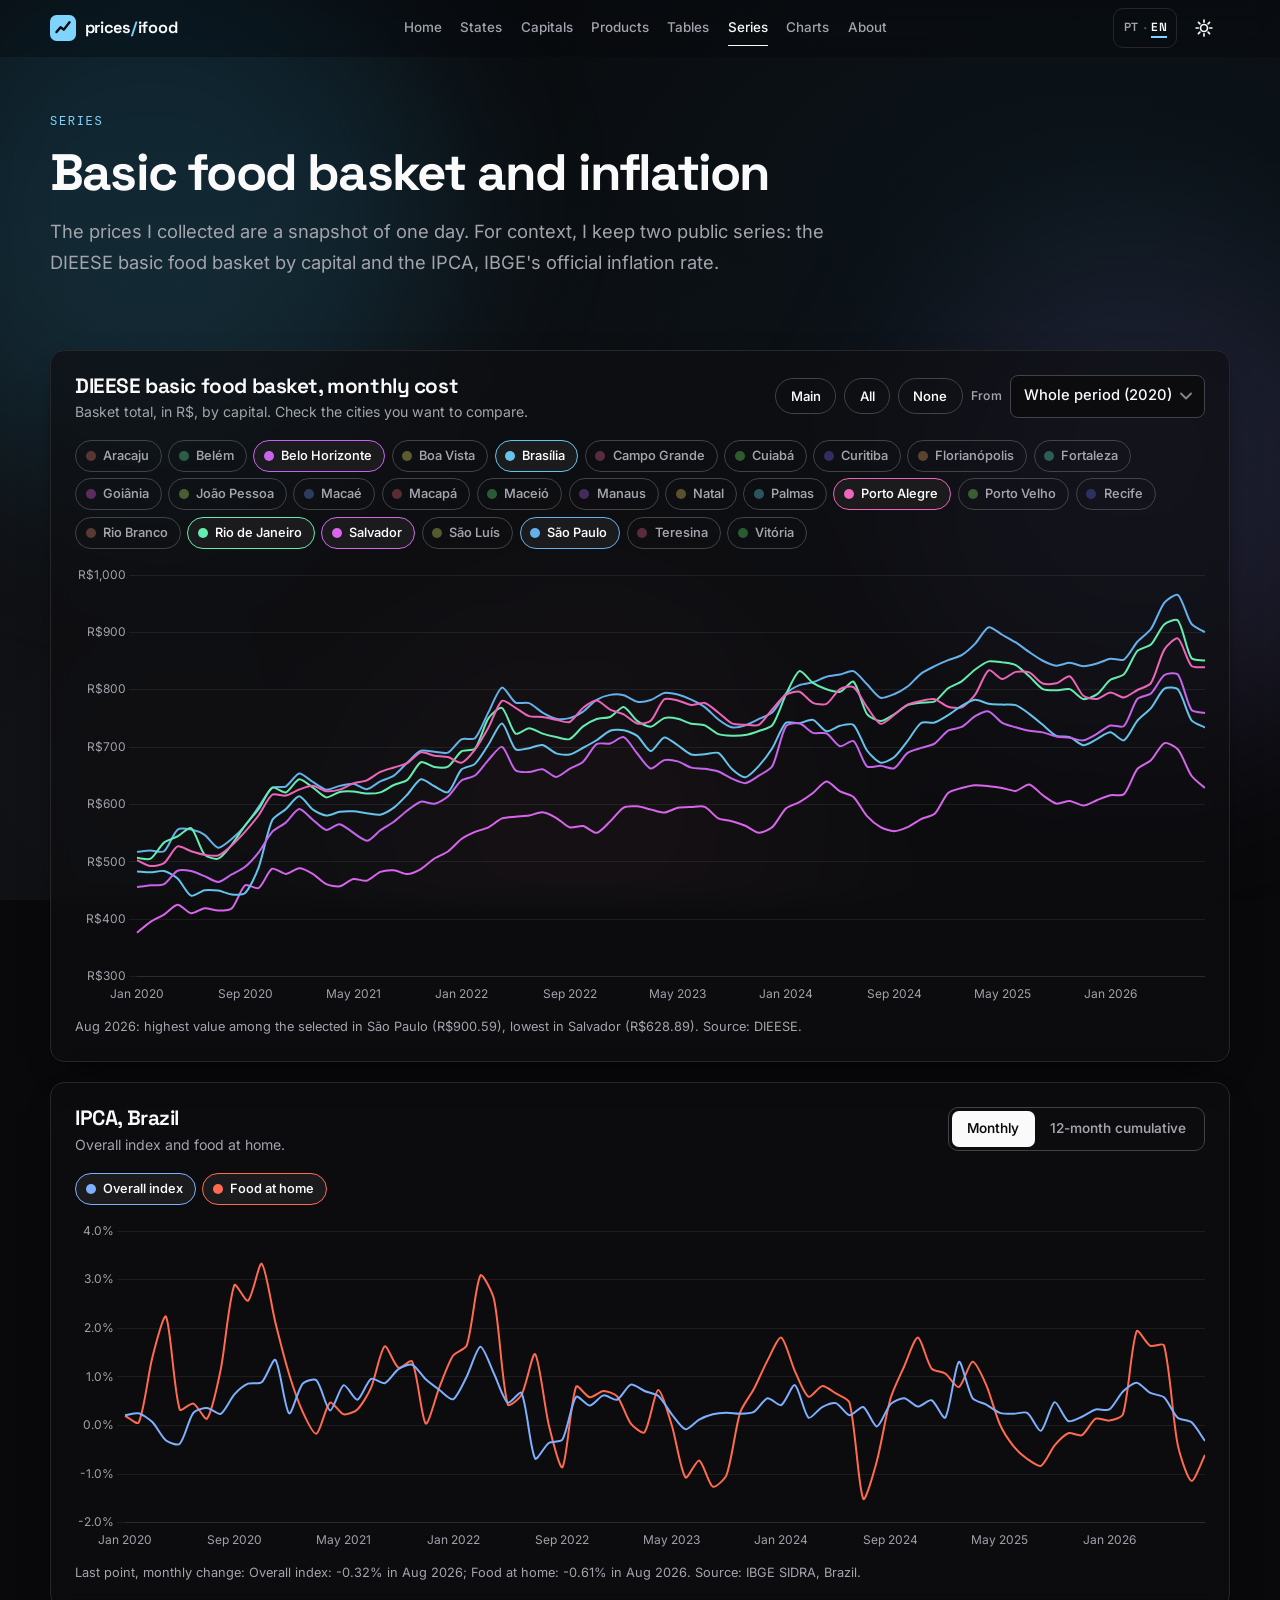
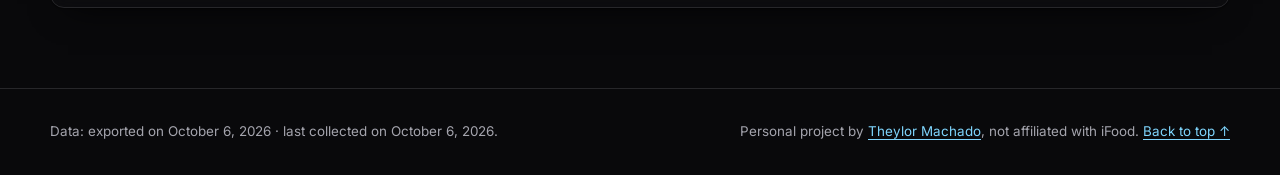
<file: series.html>
<!doctype html>
<html lang="pt-BR" data-theme="dark">
<head>
  <meta charset="utf-8">
  <meta name="viewport" content="width=device-width, initial-scale=1">
  <title data-i18n="series.title">Séries · preços no iFood</title>
  <meta name="description" content="Cesta Básica do DIEESE por capital e IPCA do Brasil, para dar contexto aos preços coletados." data-i18n-attr="content:series.meta">
  <meta name="color-scheme" content="dark light">
  <link rel="icon" href="data:image/svg+xml,%3Csvg xmlns='http://www.w3.org/2000/svg' viewBox='0 0 32 32'%3E%3Crect width='32' height='32' rx='8' fill='%23fafafa'/%3E%3Cpath d='M8 21l5-6 4 3 7-9' fill='none' stroke='%230a0a0c' stroke-width='3' stroke-linecap='round' stroke-linejoin='round'/%3E%3C/svg%3E">
  <script>
    /* Tema antes da primeira pintura: escuro por padrão; a escolha salva vence. */
    (function () {
      var t = null;
      try { t = localStorage.getItem('ifood-precos:tema'); } catch (e) {}
      if (t !== 'light' && t !== 'dark') t = 'dark';
      var r = document.documentElement;
      r.setAttribute('data-theme', t);
      r.classList.add('js');
      var l = null, u = null;
      try { u = new URLSearchParams(location.search).get('lang'); } catch (e) {}
      u = u && u.toLowerCase().slice(0, 2);
      if (u === 'pt' || u === 'en') l = u;
      if (!l) { try { l = localStorage.getItem('ifood-precos:lang'); } catch (e) {} }
      if (l !== 'pt' && l !== 'en') l = /^pt/i.test((navigator.languages && navigator.languages[0]) || navigator.language || '') ? 'pt' : 'en';
      r.setAttribute('lang', l === 'pt' ? 'pt-BR' : 'en');
      if (l !== 'pt') {
        r.classList.add('i18n-pending');
        setTimeout(function () { r.classList.remove('i18n-pending'); }, 1500);
      }
    })();
  </script>
  <script src="js/i18n.js"></script>
  <link rel="preload" href="fonts/space-grotesk-latin-wght-normal.woff2" as="font" type="font/woff2" crossorigin>
  <link rel="preload" href="fonts/inter-latin-wght-normal.woff2" as="font" type="font/woff2" crossorigin>
  <link rel="stylesheet" href="css/style.css">
</head>
<body data-page="series">
  <a class="skip" href="#conteudo" data-i18n="ui.skip">Ir para o conteúdo</a>

  <svg width="0" height="0" style="position:absolute" aria-hidden="true" focusable="false">
    <symbol id="i-globe" viewBox="0 0 24 24"><g fill="none" stroke="currentColor" stroke-width="1.8" stroke-linecap="round" stroke-linejoin="round"><circle cx="12" cy="12" r="9"/><path d="M3 12h18M12 3a14 14 0 0 1 0 18M12 3a14 14 0 0 0 0 18"/></g></symbol>
    <symbol id="i-github" viewBox="0 0 24 24"><path fill="currentColor" d="M12 .297c-6.63 0-12 5.373-12 12 0 5.303 3.438 9.8 8.205 11.385.6.113.82-.258.82-.577 0-.285-.01-1.04-.015-2.04-3.338.724-4.042-1.61-4.042-1.61C4.422 18.07 3.633 17.7 3.633 17.7c-1.087-.744.084-.729.084-.729 1.205.084 1.838 1.236 1.838 1.236 1.07 1.835 2.809 1.305 3.495.998.108-.776.417-1.305.76-1.605-2.665-.3-5.466-1.332-5.466-5.93 0-1.31.465-2.38 1.235-3.22-.135-.303-.54-1.523.105-3.176 0 0 1.005-.322 3.3 1.23.96-.267 1.98-.399 3-.405 1.02.006 2.04.138 3 .405 2.28-1.552 3.285-1.23 3.285-1.23.645 1.653.24 2.873.12 3.176.765.84 1.23 1.91 1.23 3.22 0 4.61-2.805 5.625-5.475 5.92.42.36.81 1.096.81 2.22 0 1.606-.015 2.896-.015 3.286 0 .315.21.69.825.57C20.565 22.092 24 17.592 24 12.297c0-6.627-5.373-12-12-12"/></symbol>
    <symbol id="i-linkedin" viewBox="0 0 24 24"><path fill="currentColor" d="M20.447 20.452h-3.554v-5.569c0-1.328-.027-3.037-1.852-3.037-1.853 0-2.136 1.445-2.136 2.939v5.667H9.351V9h3.414v1.561h.046c.477-.9 1.637-1.85 3.37-1.85 3.601 0 4.267 2.37 4.267 5.455v6.286zM5.337 7.433c-1.144 0-2.063-.926-2.063-2.065 0-1.138.92-2.063 2.063-2.063 1.14 0 2.064.925 2.064 2.063 0 1.139-.925 2.065-2.064 2.065zm1.782 13.019H3.555V9h3.564v11.452zM22.225 0H1.771C.792 0 0 .774 0 1.729v20.542C0 23.227.792 24 1.771 24h20.451C23.2 24 24 23.227 24 22.271V1.729C24 .774 23.2 0 22.222 0h.003z"/></symbol>
  </svg>

  <div class="ambient" aria-hidden="true"><span class="orb o1"></span><span class="orb o2"></span><span class="orb o3"></span></div>

  <header class="topbar" id="topo">
    <div class="topbar-row container">
      <a class="brand" href="index.html" aria-label="Preços no iFood, página inicial" data-i18n-attr="aria-label:ui.brand.aria">
        <span class="brand-mark" aria-hidden="true">
          <svg viewBox="0 0 32 32" width="26" height="26"><rect width="32" height="32" rx="8" fill="currentColor"/><path d="M8 21l5-6 4 3 7-9" fill="none" stroke="hsl(var(--background))" stroke-width="3" stroke-linecap="round" stroke-linejoin="round"/></svg>
        </span>
        <span class="brand-text" aria-hidden="true" data-i18n-html="ui.brand.text">preços<span class="brand-dot">/</span>ifood</span>
      </a>
      <nav class="nav" id="nav" aria-label="Páginas do site" data-i18n-attr="aria-label:ui.nav.aria">
        <ul>
          <li><a class="nav-link" href="index.html" data-i18n="nav.home">Início</a></li>
          <li><a class="nav-link" href="estados.html" data-i18n="nav.states">Estados</a></li>
          <li><a class="nav-link" href="capitais.html" data-i18n="nav.capitals">Capitais</a></li>
          <li><a class="nav-link" href="produtos.html" data-i18n="nav.products">Produtos</a></li>
          <li><a class="nav-link" href="tabelas.html" data-i18n="nav.tables">Tabelas</a></li>
          <li><a class="nav-link" href="series.html" aria-current="page" data-i18n="nav.series">Séries</a></li>
          <li><a class="nav-link" href="graficos.html" data-i18n="nav.charts">Gráficos</a></li>
          <li><a class="nav-link" href="sobre.html" data-i18n="nav.about">Sobre</a></li>
        </ul>
      </nav>
      <div class="bar-actions">
                <button class="lang-btn" id="lang-toggle" type="button" aria-pressed="false" aria-label="PT · EN, versão em inglês" title="PT · EN, versão em inglês" data-i18n-attr="aria-label:lang.aria,title:lang.aria">
          <span class="lang-opt" data-lang="pt">PT</span><span class="lang-sep" aria-hidden="true">·</span><span class="lang-opt" data-lang="en">EN</span>
        </button>
        <button class="icon-btn" id="theme-toggle" type="button" aria-label="Alternar tema claro e escuro" aria-pressed="true" title="Alternar tema" data-i18n-attr="aria-label:ui.theme.aria,title:ui.theme.title">
          <svg class="icon-sun" viewBox="0 0 24 24" width="20" height="20" aria-hidden="true"><circle cx="12" cy="12" r="4.2" fill="none" stroke="currentColor" stroke-width="2"/><path d="M12 2.5v2.6M12 18.9v2.6M2.5 12h2.6M18.9 12h2.6M5.3 5.3l1.8 1.8M16.9 16.9l1.8 1.8M5.3 18.7l1.8-1.8M16.9 7.1l1.8-1.8" stroke="currentColor" stroke-width="2" stroke-linecap="round"/></svg>
          <svg class="icon-moon" viewBox="0 0 24 24" width="20" height="20" aria-hidden="true"><path d="M20.5 14.2A8.5 8.5 0 0 1 9.8 3.5a8.5 8.5 0 1 0 10.7 10.7z" fill="none" stroke="currentColor" stroke-width="2" stroke-linejoin="round"/></svg>
        </button>
        <div class="menu-root" id="menu-root">
          <button class="icon-btn menu-btn" id="menu-btn" type="button" aria-label="Abrir menu de páginas" aria-expanded="false" data-i18n-attr="aria-label:ui.menu.open" aria-controls="menu-panel">
            <svg class="icon-open" viewBox="0 0 24 24" width="20" height="20" aria-hidden="true"><path d="M4 7h16M4 12h16M4 17h16" stroke="currentColor" stroke-width="2" stroke-linecap="round"/></svg>
            <svg class="icon-close" viewBox="0 0 24 24" width="20" height="20" aria-hidden="true"><path d="M6 6l12 12M18 6L6 18" stroke="currentColor" stroke-width="2" stroke-linecap="round"/></svg>
          </button>
          <nav class="menu-panel" id="menu-panel" aria-label="Páginas do site (menu)" data-i18n-attr="aria-label:ui.menu.aria" hidden></nav>
        </div>
      </div>
    </div>
    <div class="scroll-progress" aria-hidden="true"></div>
  </header>

  <main id="conteudo">
    <section class="page-head">
      <div class="container">
        <p class="eyebrow" data-i18n="series.head.eyebrow">Séries</p>
        <h1 data-i18n="series.head.title">Cesta básica e inflação</h1>
        <p class="lede" data-i18n="series.head.lede">Os preços que coletei são a foto de um dia. Para dar contexto, guardo duas séries públicas: a Cesta Básica do DIEESE por capital e o IPCA, a inflação oficial do IBGE.</p>
      </div>
    </section>
    <section class="section" id="graficos-series" aria-label="Gráficos de séries" data-i18n-attr="aria-label:series.section.aria">
      <div class="container">
        <div class="chart-card spotlight reveal" id="dieese">
          <div class="chart-head">
            <div>
              <h2 class="h3" data-i18n="series.die.heading">Cesta Básica DIEESE, gasto mensal</h2>
              <p class="muted" data-i18n="series.die.desc">Total da cesta, em R$, por capital. Marque as cidades que quiser comparar.</p>
            </div>
            <div class="chart-actions" role="group" aria-label="Atalhos de seleção de capitais" data-i18n-attr="aria-label:series.die.shortcuts">
              <button type="button" class="chip-btn" id="die-main" data-i18n="series.die.main">Principais</button>
              <button type="button" class="chip-btn" id="die-all" data-i18n="series.die.all">Todas</button>
              <button type="button" class="chip-btn" id="die-none" data-i18n="series.die.none">Nenhuma</button>
              <label class="field inline">
                <span data-i18n="series.die.from">A partir de</span>
                <select id="die-from" aria-label="Início do período da cesta" data-i18n-attr="aria-label:series.die.fromAria"></select>
              </label>
            </div>
          </div>
          <fieldset class="chips" id="die-chips"><legend class="sr-only" data-i18n="series.die.chipsLegend">Capitais exibidas no gráfico da cesta</legend></fieldset>
          <div class="canvas-wrap"><canvas id="die-canvas" role="img" aria-label="Gráfico de linhas do gasto mensal com a cesta básica por capital" data-i18n-attr="aria-label:series.die.canvas"></canvas></div>
          <p class="chart-foot muted" id="die-foot"></p>
        </div>

        <div class="chart-card spotlight reveal" id="ipca">
          <div class="chart-head">
            <div>
              <h2 class="h3" data-i18n="series.ipca.heading">IPCA, Brasil</h2>
              <p class="muted" data-i18n="series.ipca.desc">Índice geral e alimentação no domicílio.</p>
            </div>
            <div class="chart-actions" role="group" aria-label="Opções do gráfico do IPCA" data-i18n-attr="aria-label:series.ipca.options">
              <fieldset class="seg" id="ipca-mode">
                <legend class="sr-only" data-i18n="series.ipca.modeLegend">Tipo de variação</legend>
                <label><input type="radio" name="ipca-mode" value="mensal" checked><span data-i18n="series.ipca.monthly">Mensal</span></label>
                <label><input type="radio" name="ipca-mode" value="12m"><span data-i18n="series.ipca.cum12">Acumulado 12 meses</span></label>
              </fieldset>
            </div>
          </div>
          <fieldset class="chips" id="ipca-chips"><legend class="sr-only" data-i18n="series.ipca.chipsLegend">Séries exibidas no gráfico do IPCA</legend></fieldset>
          <div class="canvas-wrap short"><canvas id="ipca-canvas" role="img" aria-label="Gráfico de linhas da variação do IPCA no Brasil" data-i18n-attr="aria-label:series.ipca.canvas"></canvas></div>
          <p class="chart-foot muted" id="ipca-foot"></p>
        </div>
      </div>
    </section>
  </main>

  <footer class="footer">
    <div class="container footer-row">
      <p id="foot-meta" class="muted" data-i18n="ui.footer.loading">Carregando metadados…</p>
      <p class="muted" data-i18n-html="ui.footer.note">Projeto pessoal de <a href="https://theylor.vercel.app" target="_blank" rel="noopener">Theylor Machado</a>, sem vínculo com o iFood. <a href="#topo">Voltar ao topo ↑</a></p>
    </div>
  </footer>

  <a class="to-top" id="to-top" href="#topo" aria-label="Voltar ao topo" data-i18n-attr="aria-label:ui.totop">
    <svg viewBox="0 0 24 24" width="20" height="20" aria-hidden="true"><path d="M12 19V5M6 11l6-6 6 6" fill="none" stroke="currentColor" stroke-width="2" stroke-linecap="round" stroke-linejoin="round"/></svg>
  </a>

  <div class="tip" id="tip" role="tooltip" hidden></div>

  <script src="vendor/chart.umd.min.js"></script>
  <script src="js/util.js"></script>
  <script src="js/ui.js"></script>
  <script src="js/sec-series.js"></script>
  <script src="js/main.js"></script>
</body>
</html>
</file>
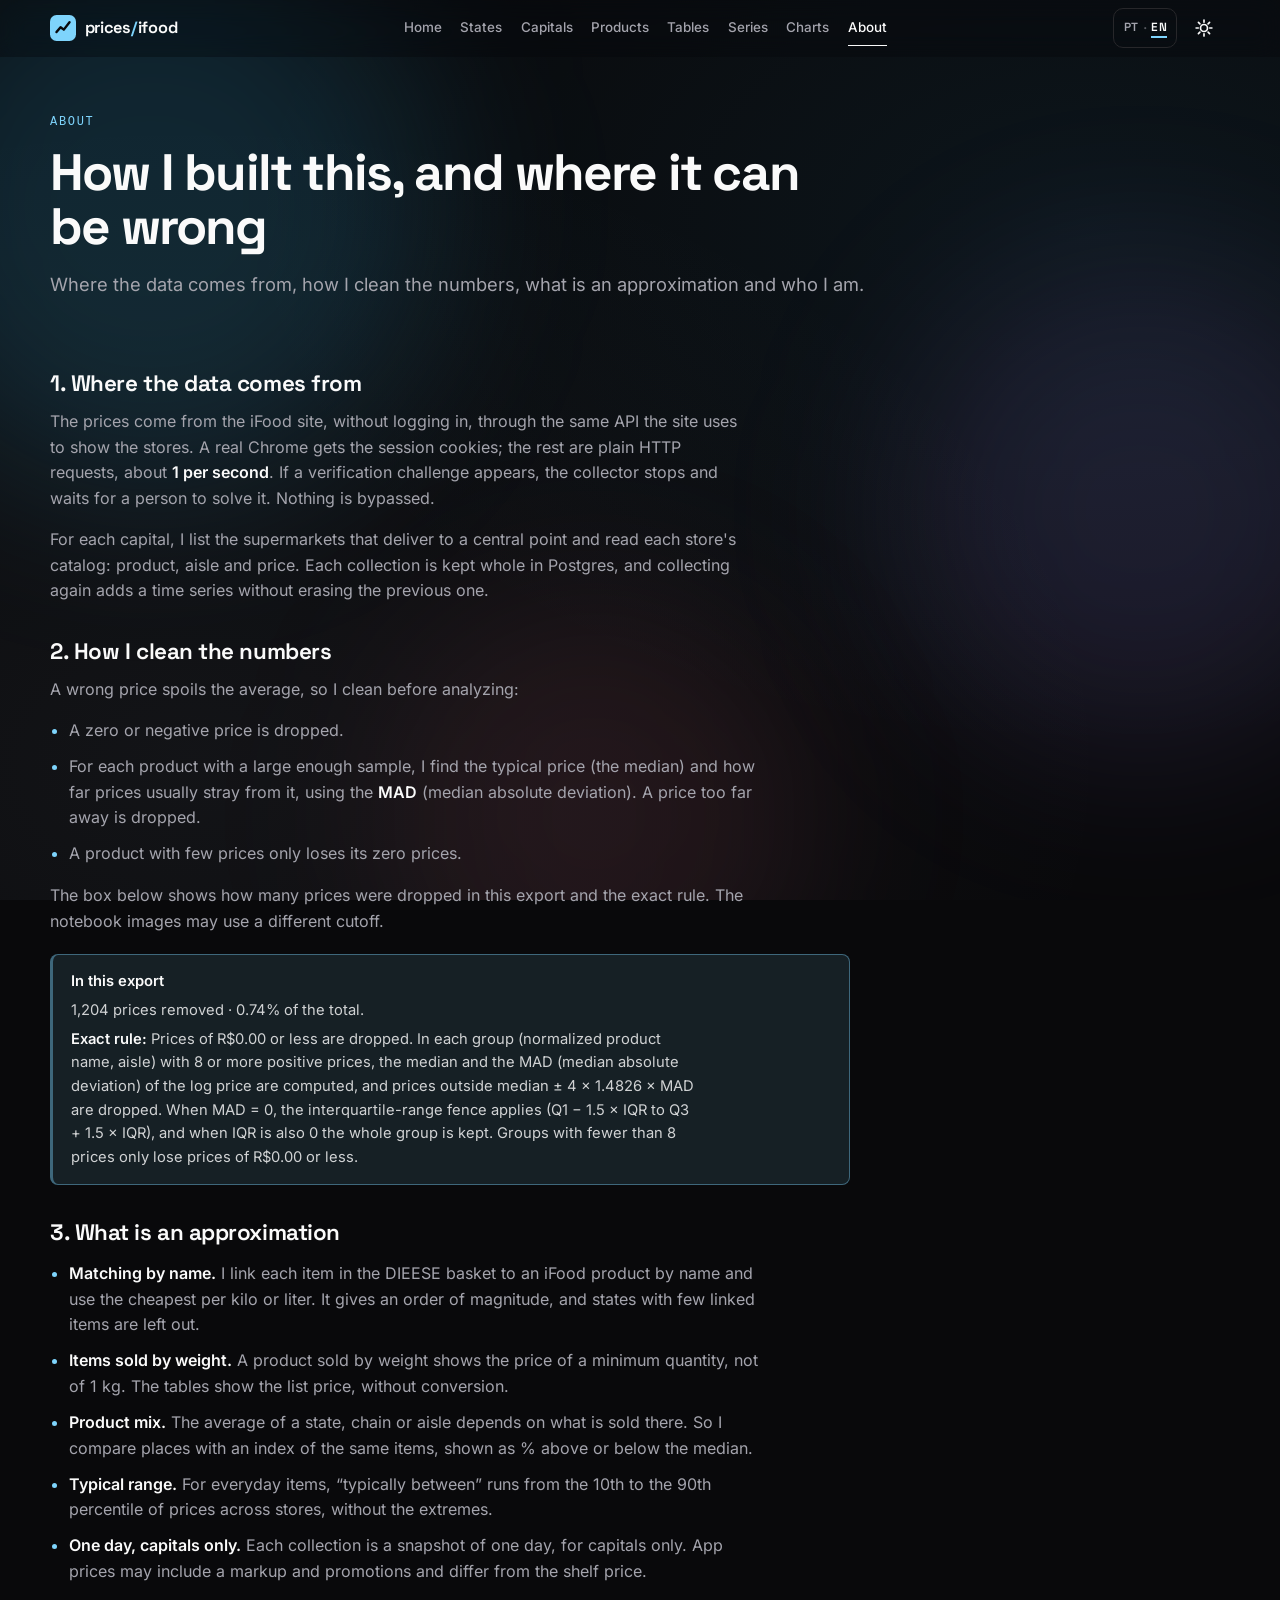
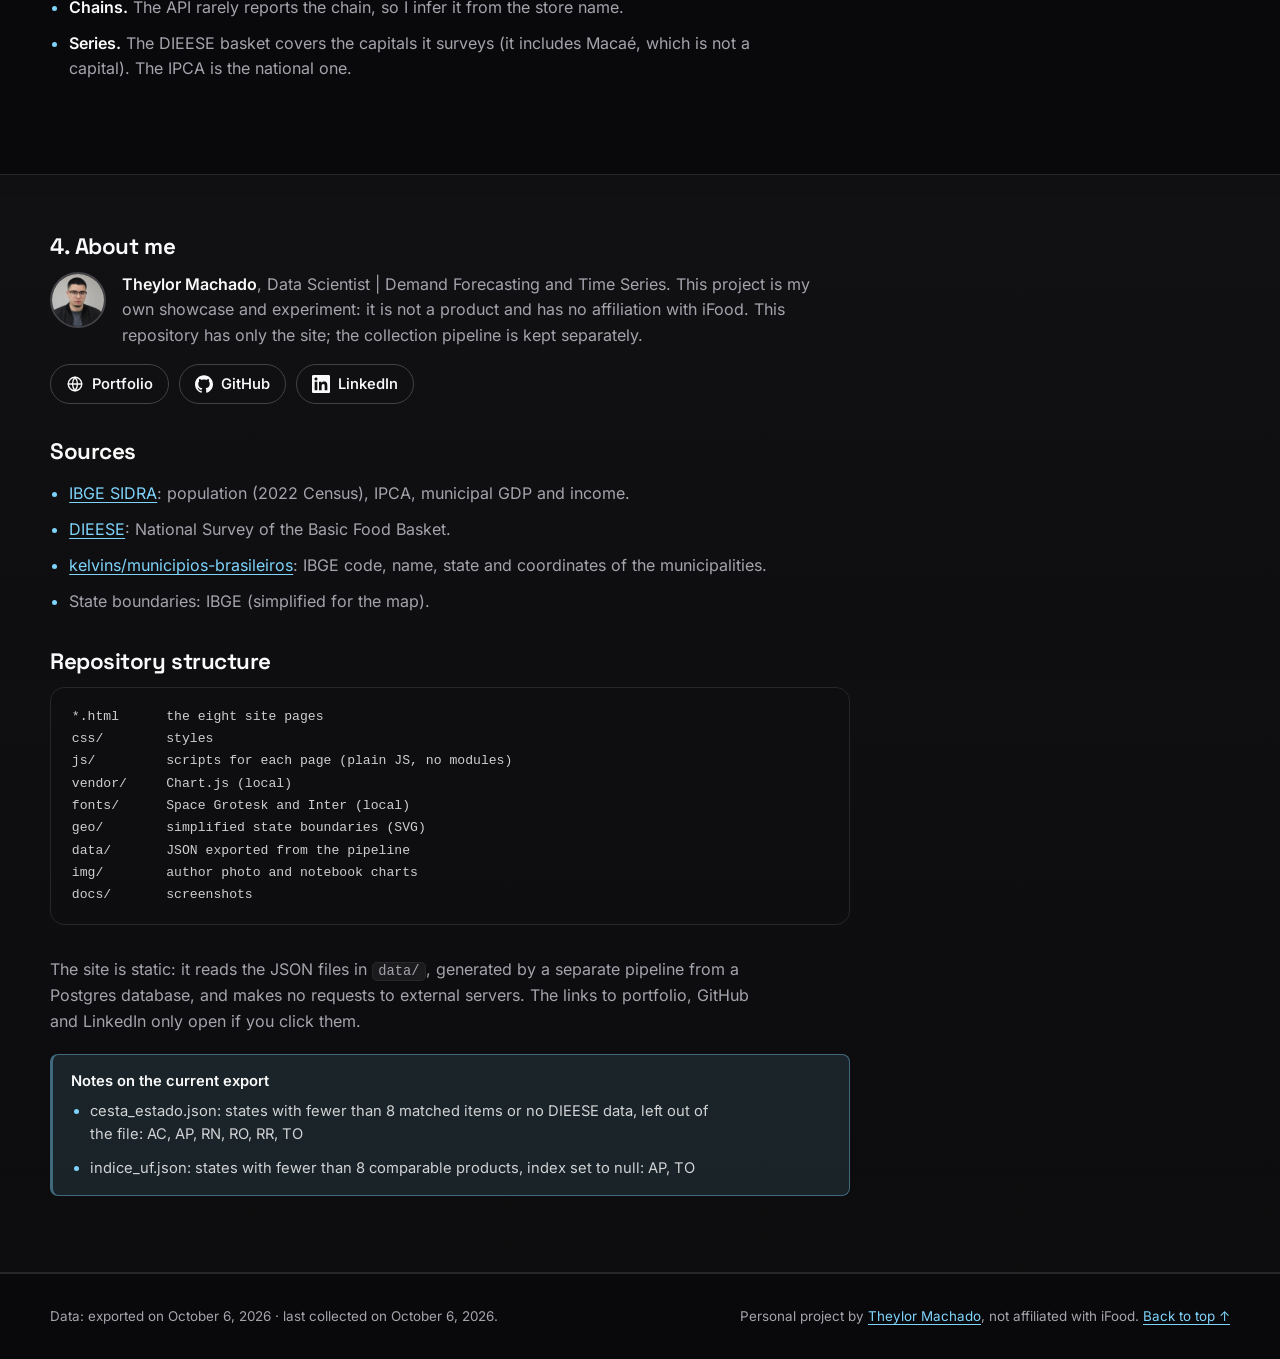
<file: sobre.html>
<!doctype html>
<html lang="pt-BR" data-theme="dark">
<head>
  <meta charset="utf-8">
  <meta name="viewport" content="width=device-width, initial-scale=1">
  <title data-i18n="sobre.title">Sobre e metodologia · preços no iFood</title>
  <meta name="description" content="De onde vêm os dados, como limpo os números, o que é aproximação e quem é Theylor Machado." data-i18n-attr="content:sobre.meta">
  <meta name="color-scheme" content="dark light">
  <link rel="icon" href="data:image/svg+xml,%3Csvg xmlns='http://www.w3.org/2000/svg' viewBox='0 0 32 32'%3E%3Crect width='32' height='32' rx='8' fill='%23fafafa'/%3E%3Cpath d='M8 21l5-6 4 3 7-9' fill='none' stroke='%230a0a0c' stroke-width='3' stroke-linecap='round' stroke-linejoin='round'/%3E%3C/svg%3E">
  <script>
    /* Tema antes da primeira pintura: escuro por padrão; a escolha salva vence. */
    (function () {
      var t = null;
      try { t = localStorage.getItem('ifood-precos:tema'); } catch (e) {}
      if (t !== 'light' && t !== 'dark') t = 'dark';
      var r = document.documentElement;
      r.setAttribute('data-theme', t);
      r.classList.add('js');
      var l = null, u = null;
      try { u = new URLSearchParams(location.search).get('lang'); } catch (e) {}
      u = u && u.toLowerCase().slice(0, 2);
      if (u === 'pt' || u === 'en') l = u;
      if (!l) { try { l = localStorage.getItem('ifood-precos:lang'); } catch (e) {} }
      if (l !== 'pt' && l !== 'en') l = /^pt/i.test((navigator.languages && navigator.languages[0]) || navigator.language || '') ? 'pt' : 'en';
      r.setAttribute('lang', l === 'pt' ? 'pt-BR' : 'en');
      if (l !== 'pt') {
        r.classList.add('i18n-pending');
        setTimeout(function () { r.classList.remove('i18n-pending'); }, 1500);
      }
    })();
  </script>
  <script src="js/i18n.js"></script>
  <link rel="preload" href="fonts/space-grotesk-latin-wght-normal.woff2" as="font" type="font/woff2" crossorigin>
  <link rel="preload" href="fonts/inter-latin-wght-normal.woff2" as="font" type="font/woff2" crossorigin>
  <link rel="stylesheet" href="css/style.css">
</head>
<body data-page="sobre">
  <a class="skip" href="#conteudo" data-i18n="ui.skip">Ir para o conteúdo</a>

  <svg width="0" height="0" style="position:absolute" aria-hidden="true" focusable="false">
    <symbol id="i-globe" viewBox="0 0 24 24"><g fill="none" stroke="currentColor" stroke-width="1.8" stroke-linecap="round" stroke-linejoin="round"><circle cx="12" cy="12" r="9"/><path d="M3 12h18M12 3a14 14 0 0 1 0 18M12 3a14 14 0 0 0 0 18"/></g></symbol>
    <symbol id="i-github" viewBox="0 0 24 24"><path fill="currentColor" d="M12 .297c-6.63 0-12 5.373-12 12 0 5.303 3.438 9.8 8.205 11.385.6.113.82-.258.82-.577 0-.285-.01-1.04-.015-2.04-3.338.724-4.042-1.61-4.042-1.61C4.422 18.07 3.633 17.7 3.633 17.7c-1.087-.744.084-.729.084-.729 1.205.084 1.838 1.236 1.838 1.236 1.07 1.835 2.809 1.305 3.495.998.108-.776.417-1.305.76-1.605-2.665-.3-5.466-1.332-5.466-5.93 0-1.31.465-2.38 1.235-3.22-.135-.303-.54-1.523.105-3.176 0 0 1.005-.322 3.3 1.23.96-.267 1.98-.399 3-.405 1.02.006 2.04.138 3 .405 2.28-1.552 3.285-1.23 3.285-1.23.645 1.653.24 2.873.12 3.176.765.84 1.23 1.91 1.23 3.22 0 4.61-2.805 5.625-5.475 5.92.42.36.81 1.096.81 2.22 0 1.606-.015 2.896-.015 3.286 0 .315.21.69.825.57C20.565 22.092 24 17.592 24 12.297c0-6.627-5.373-12-12-12"/></symbol>
    <symbol id="i-linkedin" viewBox="0 0 24 24"><path fill="currentColor" d="M20.447 20.452h-3.554v-5.569c0-1.328-.027-3.037-1.852-3.037-1.853 0-2.136 1.445-2.136 2.939v5.667H9.351V9h3.414v1.561h.046c.477-.9 1.637-1.85 3.37-1.85 3.601 0 4.267 2.37 4.267 5.455v6.286zM5.337 7.433c-1.144 0-2.063-.926-2.063-2.065 0-1.138.92-2.063 2.063-2.063 1.14 0 2.064.925 2.064 2.063 0 1.139-.925 2.065-2.064 2.065zm1.782 13.019H3.555V9h3.564v11.452zM22.225 0H1.771C.792 0 0 .774 0 1.729v20.542C0 23.227.792 24 1.771 24h20.451C23.2 24 24 23.227 24 22.271V1.729C24 .774 23.2 0 22.222 0h.003z"/></symbol>
  </svg>

  <div class="ambient" aria-hidden="true"><span class="orb o1"></span><span class="orb o2"></span><span class="orb o3"></span></div>

  <header class="topbar" id="topo">
    <div class="topbar-row container">
      <a class="brand" href="index.html" aria-label="Preços no iFood, página inicial" data-i18n-attr="aria-label:ui.brand.aria">
        <span class="brand-mark" aria-hidden="true">
          <svg viewBox="0 0 32 32" width="26" height="26"><rect width="32" height="32" rx="8" fill="currentColor"/><path d="M8 21l5-6 4 3 7-9" fill="none" stroke="hsl(var(--background))" stroke-width="3" stroke-linecap="round" stroke-linejoin="round"/></svg>
        </span>
        <span class="brand-text" aria-hidden="true" data-i18n-html="ui.brand.text">preços<span class="brand-dot">/</span>ifood</span>
      </a>
      <nav class="nav" id="nav" aria-label="Páginas do site" data-i18n-attr="aria-label:ui.nav.aria">
        <ul>
          <li><a class="nav-link" href="index.html" data-i18n="nav.home">Início</a></li>
          <li><a class="nav-link" href="estados.html" data-i18n="nav.states">Estados</a></li>
          <li><a class="nav-link" href="capitais.html" data-i18n="nav.capitals">Capitais</a></li>
          <li><a class="nav-link" href="produtos.html" data-i18n="nav.products">Produtos</a></li>
          <li><a class="nav-link" href="tabelas.html" data-i18n="nav.tables">Tabelas</a></li>
          <li><a class="nav-link" href="series.html" data-i18n="nav.series">Séries</a></li>
          <li><a class="nav-link" href="graficos.html" data-i18n="nav.charts">Gráficos</a></li>
          <li><a class="nav-link" href="sobre.html" aria-current="page" data-i18n="nav.about">Sobre</a></li>
        </ul>
      </nav>
      <div class="bar-actions">
                <button class="lang-btn" id="lang-toggle" type="button" aria-pressed="false" aria-label="PT · EN, versão em inglês" title="PT · EN, versão em inglês" data-i18n-attr="aria-label:lang.aria,title:lang.aria">
          <span class="lang-opt" data-lang="pt">PT</span><span class="lang-sep" aria-hidden="true">·</span><span class="lang-opt" data-lang="en">EN</span>
        </button>
        <button class="icon-btn" id="theme-toggle" type="button" aria-label="Alternar tema claro e escuro" aria-pressed="true" title="Alternar tema" data-i18n-attr="aria-label:ui.theme.aria,title:ui.theme.title">
          <svg class="icon-sun" viewBox="0 0 24 24" width="20" height="20" aria-hidden="true"><circle cx="12" cy="12" r="4.2" fill="none" stroke="currentColor" stroke-width="2"/><path d="M12 2.5v2.6M12 18.9v2.6M2.5 12h2.6M18.9 12h2.6M5.3 5.3l1.8 1.8M16.9 16.9l1.8 1.8M5.3 18.7l1.8-1.8M16.9 7.1l1.8-1.8" stroke="currentColor" stroke-width="2" stroke-linecap="round"/></svg>
          <svg class="icon-moon" viewBox="0 0 24 24" width="20" height="20" aria-hidden="true"><path d="M20.5 14.2A8.5 8.5 0 0 1 9.8 3.5a8.5 8.5 0 1 0 10.7 10.7z" fill="none" stroke="currentColor" stroke-width="2" stroke-linejoin="round"/></svg>
        </button>
        <div class="menu-root" id="menu-root">
          <button class="icon-btn menu-btn" id="menu-btn" type="button" aria-label="Abrir menu de páginas" aria-expanded="false" data-i18n-attr="aria-label:ui.menu.open" aria-controls="menu-panel">
            <svg class="icon-open" viewBox="0 0 24 24" width="20" height="20" aria-hidden="true"><path d="M4 7h16M4 12h16M4 17h16" stroke="currentColor" stroke-width="2" stroke-linecap="round"/></svg>
            <svg class="icon-close" viewBox="0 0 24 24" width="20" height="20" aria-hidden="true"><path d="M6 6l12 12M18 6L6 18" stroke="currentColor" stroke-width="2" stroke-linecap="round"/></svg>
          </button>
          <nav class="menu-panel" id="menu-panel" aria-label="Páginas do site (menu)" data-i18n-attr="aria-label:ui.menu.aria" hidden></nav>
        </div>
      </div>
    </div>
    <div class="scroll-progress" aria-hidden="true"></div>
  </header>

  <main id="conteudo">
    <section class="page-head">
      <div class="container">
        <p class="eyebrow" data-i18n="sobre.head.eyebrow">Sobre</p>
        <h1 data-i18n="sobre.head.title">Como fiz isto, e onde pode errar</h1>
        <p class="lede" data-i18n="sobre.head.lede">De onde vêm os dados, como limpo os números, o que é aproximação e quem sou eu.</p>
      </div>
    </section>
    <section class="section" id="metodo" aria-label="Metodologia" data-i18n-attr="aria-label:sobre.method.label">
      <div class="container prose-page">
        <div class="prose reveal">
          <h2 class="h3" data-i18n="sobre.data.heading">1. De onde vêm os dados</h2>
          <p data-i18n-html="sobre.data.p1">Os preços vêm do site do iFood, sem login, pela mesma API que o site usa para mostrar as lojas. Um Chrome de verdade obtém os cookies da sessão; o resto são pedidos HTTP simples, cerca de <strong>1 por segundo</strong>. Se aparece um desafio de verificação, o coletor para e espera uma pessoa resolver. Nada é burlado.</p>
          <p data-i18n="sobre.data.p2">Para cada capital, listo os supermercados que entregam num ponto central e leio o catálogo de cada loja: produto, corredor e preço. Cada coleta fica inteira no Postgres, e coletar de novo gera uma série no tempo sem apagar a anterior.</p>

          <h2 class="h3" data-i18n="sobre.clean.heading">2. Como limpo os números</h2>
          <p data-i18n="sobre.clean.intro">Preço errado estraga média, então limpo antes de analisar:</p>
          <ul>
            <li data-i18n="sobre.clean.rule1">Preço zero ou negativo sai.</li>
            <li data-i18n-html="sobre.clean.rule2">Em cada produto com amostra suficiente, acho o preço típico (a mediana) e o quanto os preços costumam se afastar dele, pelo <strong>MAD</strong> (desvio absoluto mediano). Preço longe demais sai.</li>
            <li data-i18n="sobre.clean.rule3">Produto com poucos preços só perde os preços zero.</li>
          </ul>
          <p data-i18n="sobre.clean.note">O quadro abaixo mostra quantos preços saíram neste export e a regra exata. As imagens do notebook podem usar um corte diferente.</p>
          <div class="note" id="meta-limpeza" hidden></div>

          <h2 class="h3" data-i18n="sobre.approx.heading">3. O que é aproximação</h2>
          <ul>
            <li data-i18n-html="sobre.approx.match"><strong>Casamento por nome.</strong> Ligo cada item da cesta do DIEESE a um produto do iFood pelo nome e uso o mais barato por quilo ou litro. Serve de ordem de grandeza, e estados com poucos itens ligados ficam de fora.</li>
            <li data-i18n-html="sobre.approx.weight"><strong>Itens por peso.</strong> Produto vendido por peso mostra o preço de uma quantidade mínima, não de 1 kg. As tabelas mostram o preço de tabela, sem converter.</li>
            <li data-i18n-html="sobre.approx.mix"><strong>Mix de produtos.</strong> A média de um estado, rede ou corredor depende do que se vende ali. Por isso comparo lugares com um índice dos mesmos produtos, mostrado como % acima ou abaixo da mediana.</li>
            <li data-i18n-html="sobre.approx.range"><strong>Faixa típica.</strong> Nos itens do dia a dia, “normalmente entre” vai do 10º ao 90º percentil dos preços entre lojas, sem os extremos.</li>
            <li data-i18n-html="sobre.approx.snapshot"><strong>Um dia, só capitais.</strong> Cada coleta é a foto de um dia, só das capitais. Preço de aplicativo pode ter margem e promoção e diferir do da prateleira.</li>
            <li data-i18n-html="sobre.approx.chains"><strong>Redes.</strong> A API quase não informa a rede, então a deduzo do nome da loja.</li>
            <li data-i18n-html="sobre.approx.series"><strong>Séries.</strong> A cesta do DIEESE cobre as capitais que ele pesquisa (inclui Macaé, que não é capital). O IPCA é o do Brasil.</li>
          </ul>
        </div>
      </div>
    </section>

    <section class="section alt" id="autor" aria-labelledby="autor-titulo">
      <div class="container prose-page">
        <div class="prose reveal">
          <h2 class="h3" id="autor-titulo" data-i18n="sobre.author.heading">4. Sobre mim</h2>
          <div class="about">
            <img class="about-photo" src="img/theylor.webp" width="56" height="56" alt="Foto de Theylor Machado" loading="lazy" decoding="async" data-i18n-attr="alt:sobre.author.photoAlt">
            <p data-i18n-html="sobre.author.bio"><strong>Theylor Machado</strong>, Cientista de Dados | Previsão de Demanda e Séries Temporais. Este projeto é divulgação e experimento meu: não é produto e não tem vínculo com o iFood. Este repositório tem só o site; o pipeline de coleta fica à parte.</p>
          </div>
          <ul class="link-row" aria-label="Links de Theylor Machado" data-i18n-attr="aria-label:sobre.author.linksLabel">
            <li><a href="https://theylor.vercel.app" target="_blank" rel="noopener" data-i18n-html="sobre.author.portfolio"><svg viewBox="0 0 24 24" width="18" height="18" aria-hidden="true"><use href="#i-globe"/></svg> Portfólio</a></li>
            <li><a href="https://github.com/theylor999" target="_blank" rel="noopener"><svg viewBox="0 0 24 24" width="18" height="18" aria-hidden="true"><use href="#i-github"/></svg> GitHub</a></li>
            <li><a href="https://www.linkedin.com/in/theylor921" target="_blank" rel="noopener"><svg viewBox="0 0 24 24" width="18" height="18" aria-hidden="true"><use href="#i-linkedin"/></svg> LinkedIn</a></li>
          </ul>

          <h2 class="h3" data-i18n="sobre.sources.heading">Fontes</h2>
          <ul class="sources">
            <li data-i18n-html="sobre.sources.ibge"><a href="https://sidra.ibge.gov.br/" rel="noopener">IBGE SIDRA</a>: população (Censo 2022), IPCA, PIB dos municípios e rendimento.</li>
            <li data-i18n-html="sobre.sources.dieese"><a href="https://www.dieese.org.br/cesta/" rel="noopener">DIEESE</a>: Pesquisa Nacional da Cesta Básica de Alimentos.</li>
            <li data-i18n-html="sobre.sources.kelvins"><a href="https://github.com/kelvins/municipios-brasileiros" rel="noopener">kelvins/municipios-brasileiros</a>: código IBGE, nome, UF e coordenadas dos municípios.</li>
            <li data-i18n="sobre.sources.grid">Malha das UFs: IBGE (simplificada para o mapa).</li>
          </ul>

          <h2 class="h3" data-i18n="sobre.repo.heading">Estrutura do repositório</h2>
        </div>
        <pre class="tree reveal" aria-label="Estrutura de pastas do repositório" data-i18n-attr="aria-label:sobre.repo.treeLabel"><code data-i18n="sobre.repo.tree">*.html      as oito páginas do site
css/        estilos
js/         scripts de cada página (JS puro, sem módulos)
vendor/     Chart.js (local)
fonts/      Space Grotesk e Inter (local)
geo/        malha simplificada das UFs (SVG)
data/       JSON exportados do pipeline
img/        foto do autor e gráficos do notebook
docs/       capturas de tela</code></pre>
        <div class="prose reveal">
          <p data-i18n-html="sobre.repo.static">O site é estático: lê os JSON de <code>data/</code>, gerados por um pipeline à parte a partir de um Postgres, e não faz nenhuma requisição a servidores externos. Os links para portfólio, GitHub e LinkedIn só abrem se você clicar.</p>
          <div class="note" id="meta-avisos" hidden></div>
        </div>
      </div>
    </section>
  </main>

  <footer class="footer">
    <div class="container footer-row">
      <p id="foot-meta" class="muted" data-i18n="ui.footer.loading">Carregando metadados…</p>
      <p class="muted" data-i18n-html="ui.footer.note">Projeto pessoal de <a href="https://theylor.vercel.app" target="_blank" rel="noopener">Theylor Machado</a>, sem vínculo com o iFood. <a href="#topo">Voltar ao topo ↑</a></p>
    </div>
  </footer>

  <a class="to-top" id="to-top" href="#topo" aria-label="Voltar ao topo" data-i18n-attr="aria-label:ui.totop">
    <svg viewBox="0 0 24 24" width="20" height="20" aria-hidden="true"><path d="M12 19V5M6 11l6-6 6 6" fill="none" stroke="currentColor" stroke-width="2" stroke-linecap="round" stroke-linejoin="round"/></svg>
  </a>

  <div class="tip" id="tip" role="tooltip" hidden></div>

  <script src="js/util.js"></script>
  <script src="js/ui.js"></script>
  <script src="js/main.js"></script>
</body>
</html>
</file>
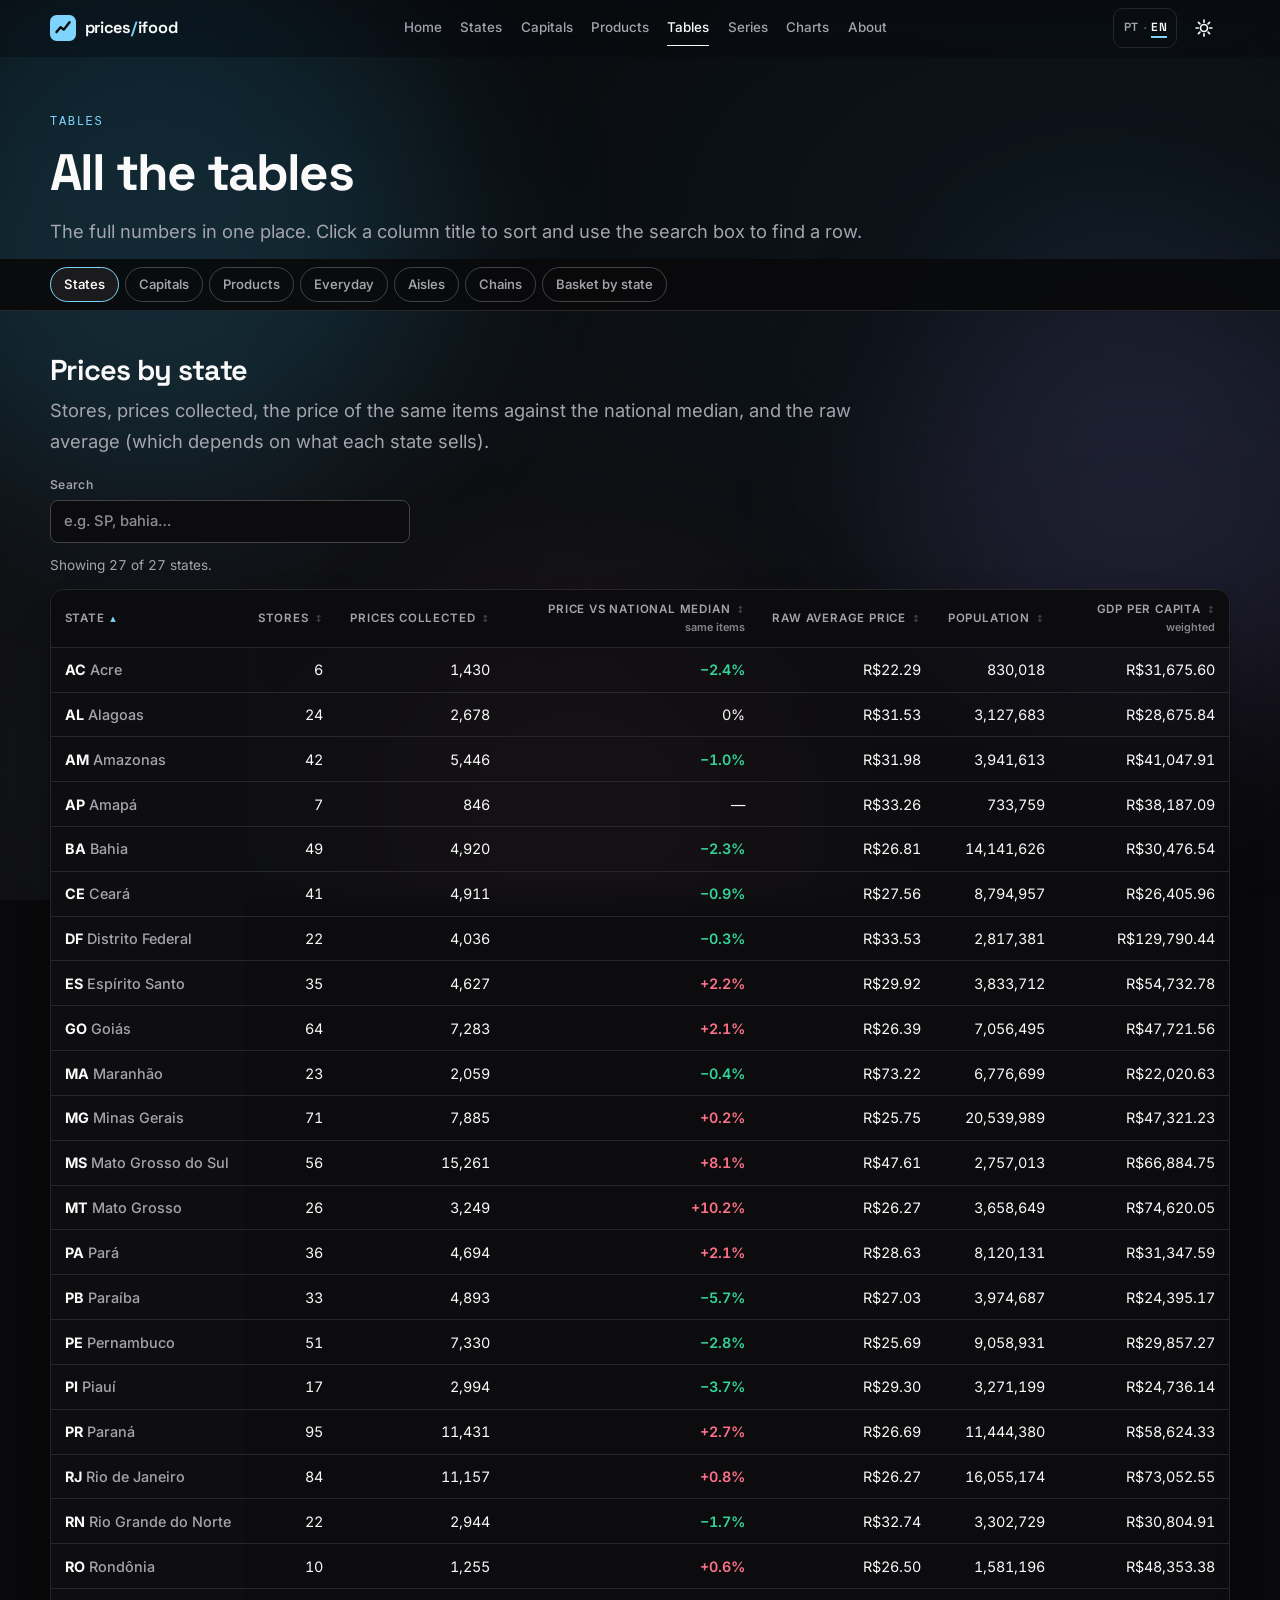
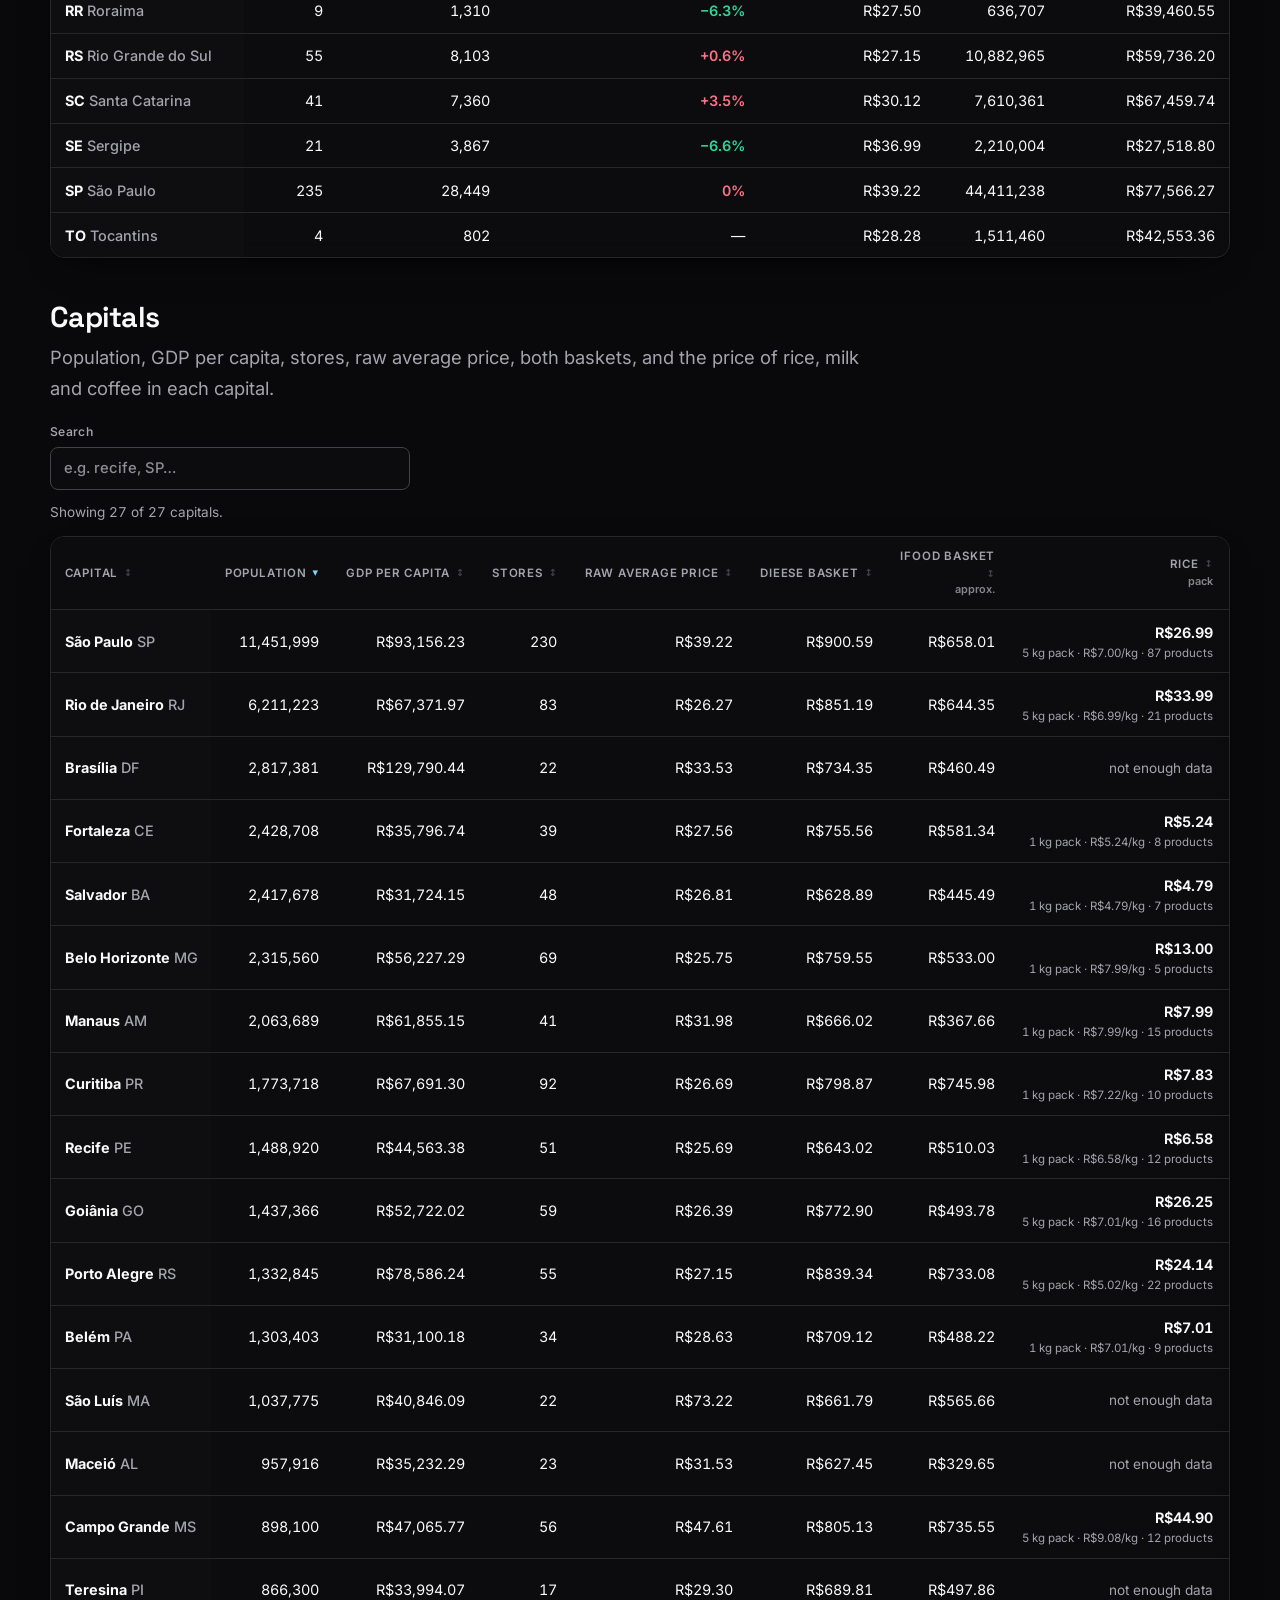
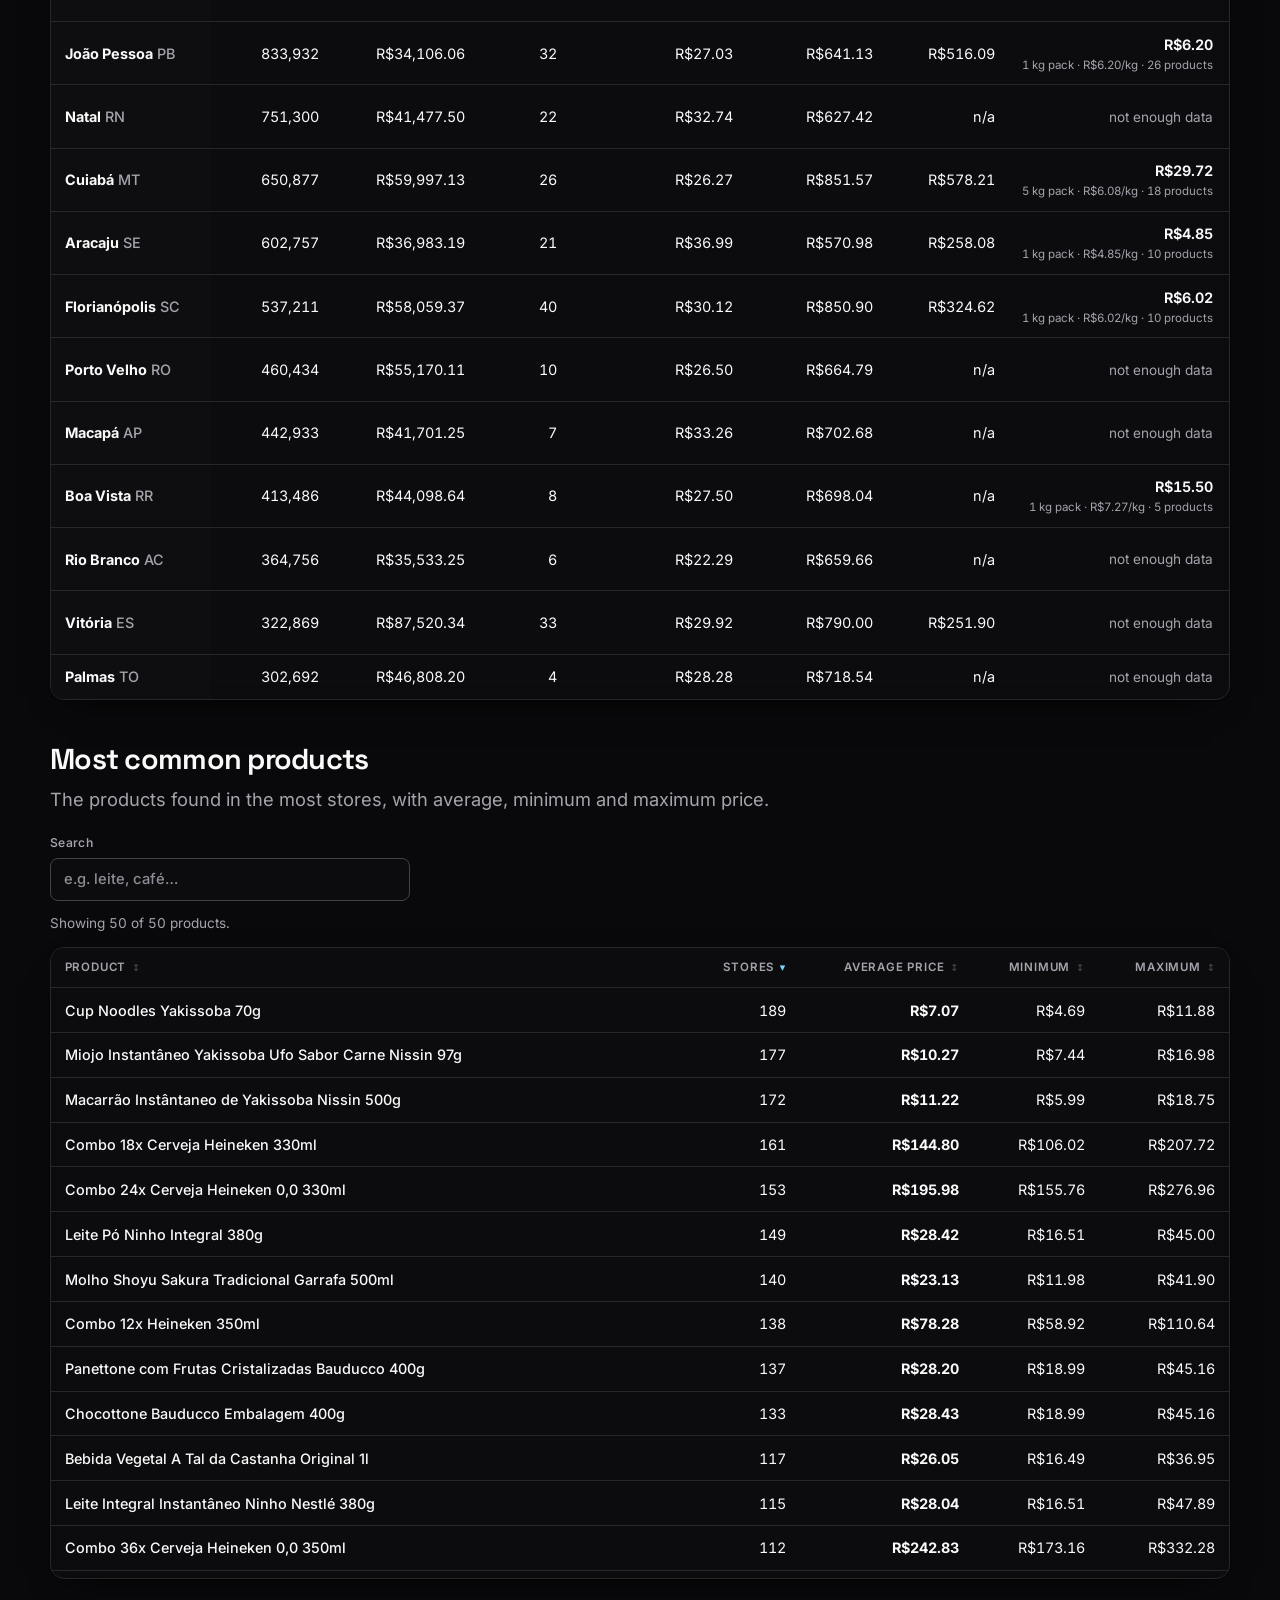
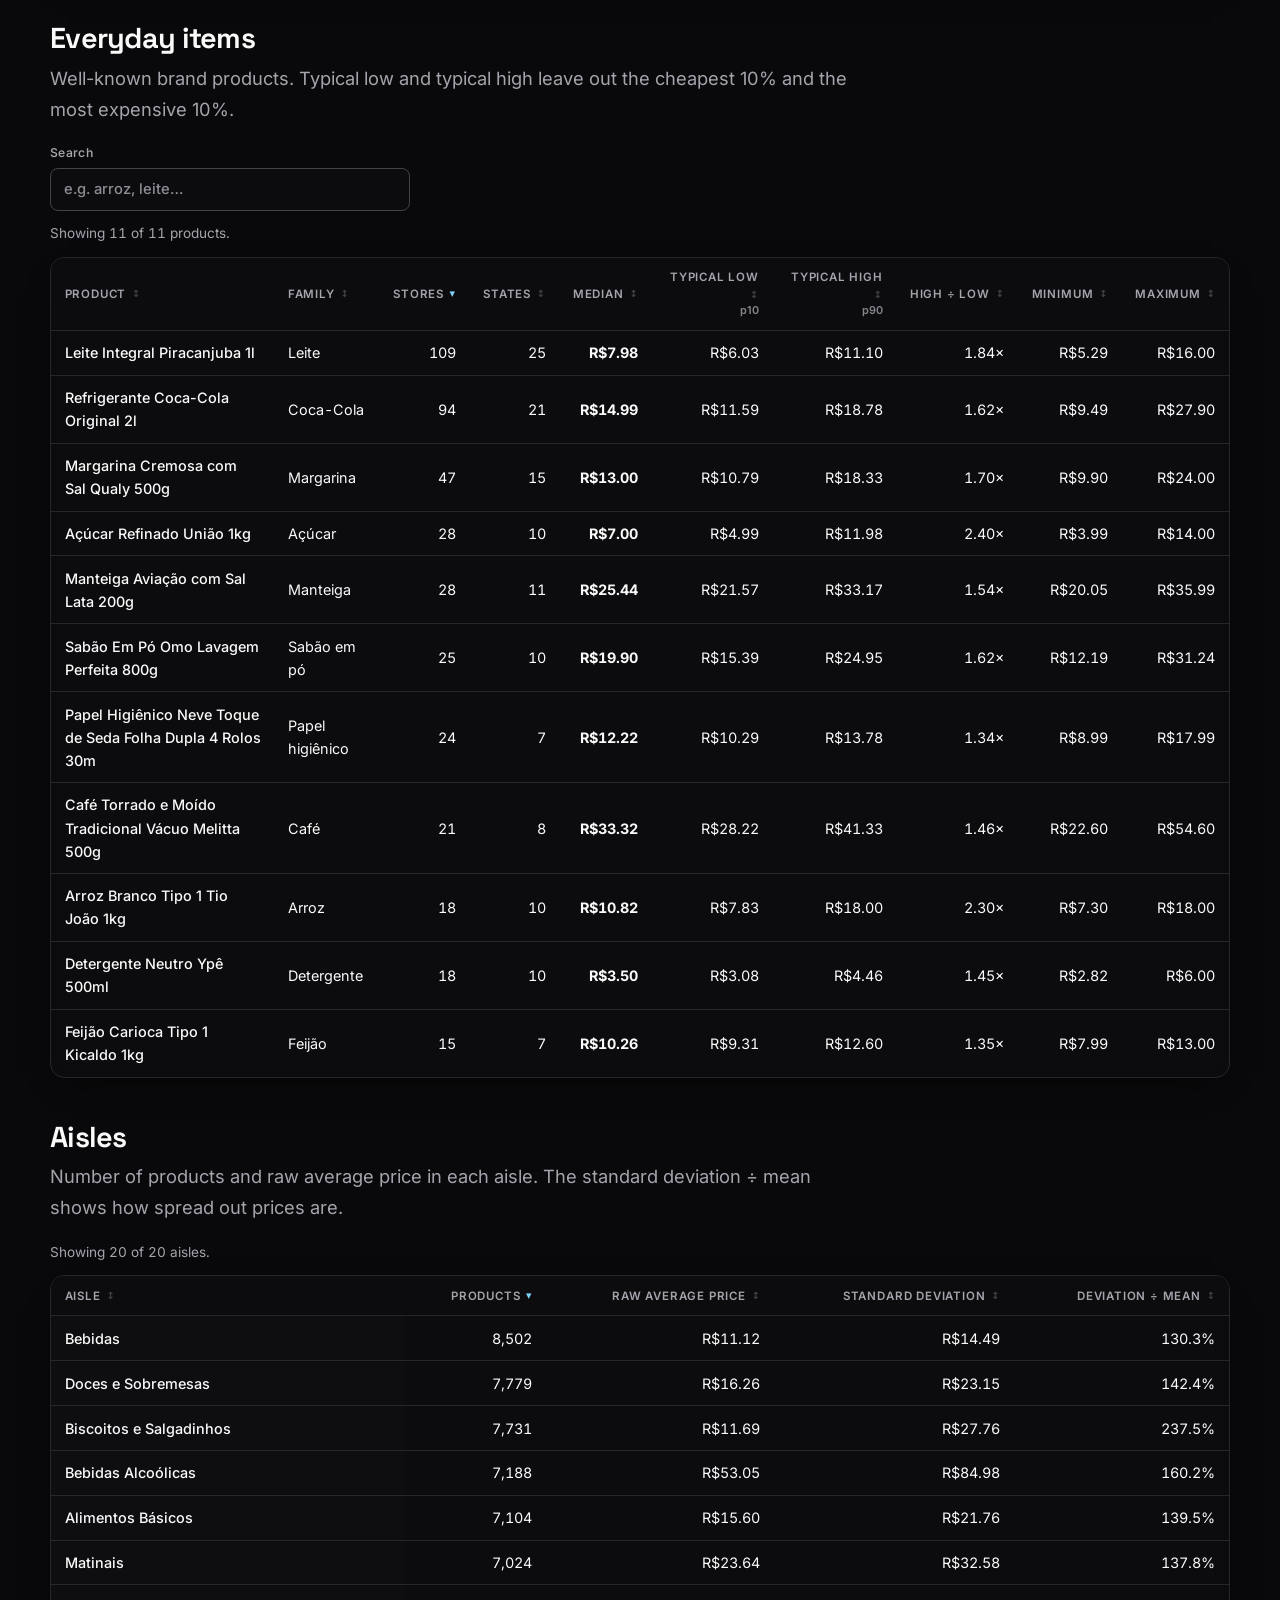
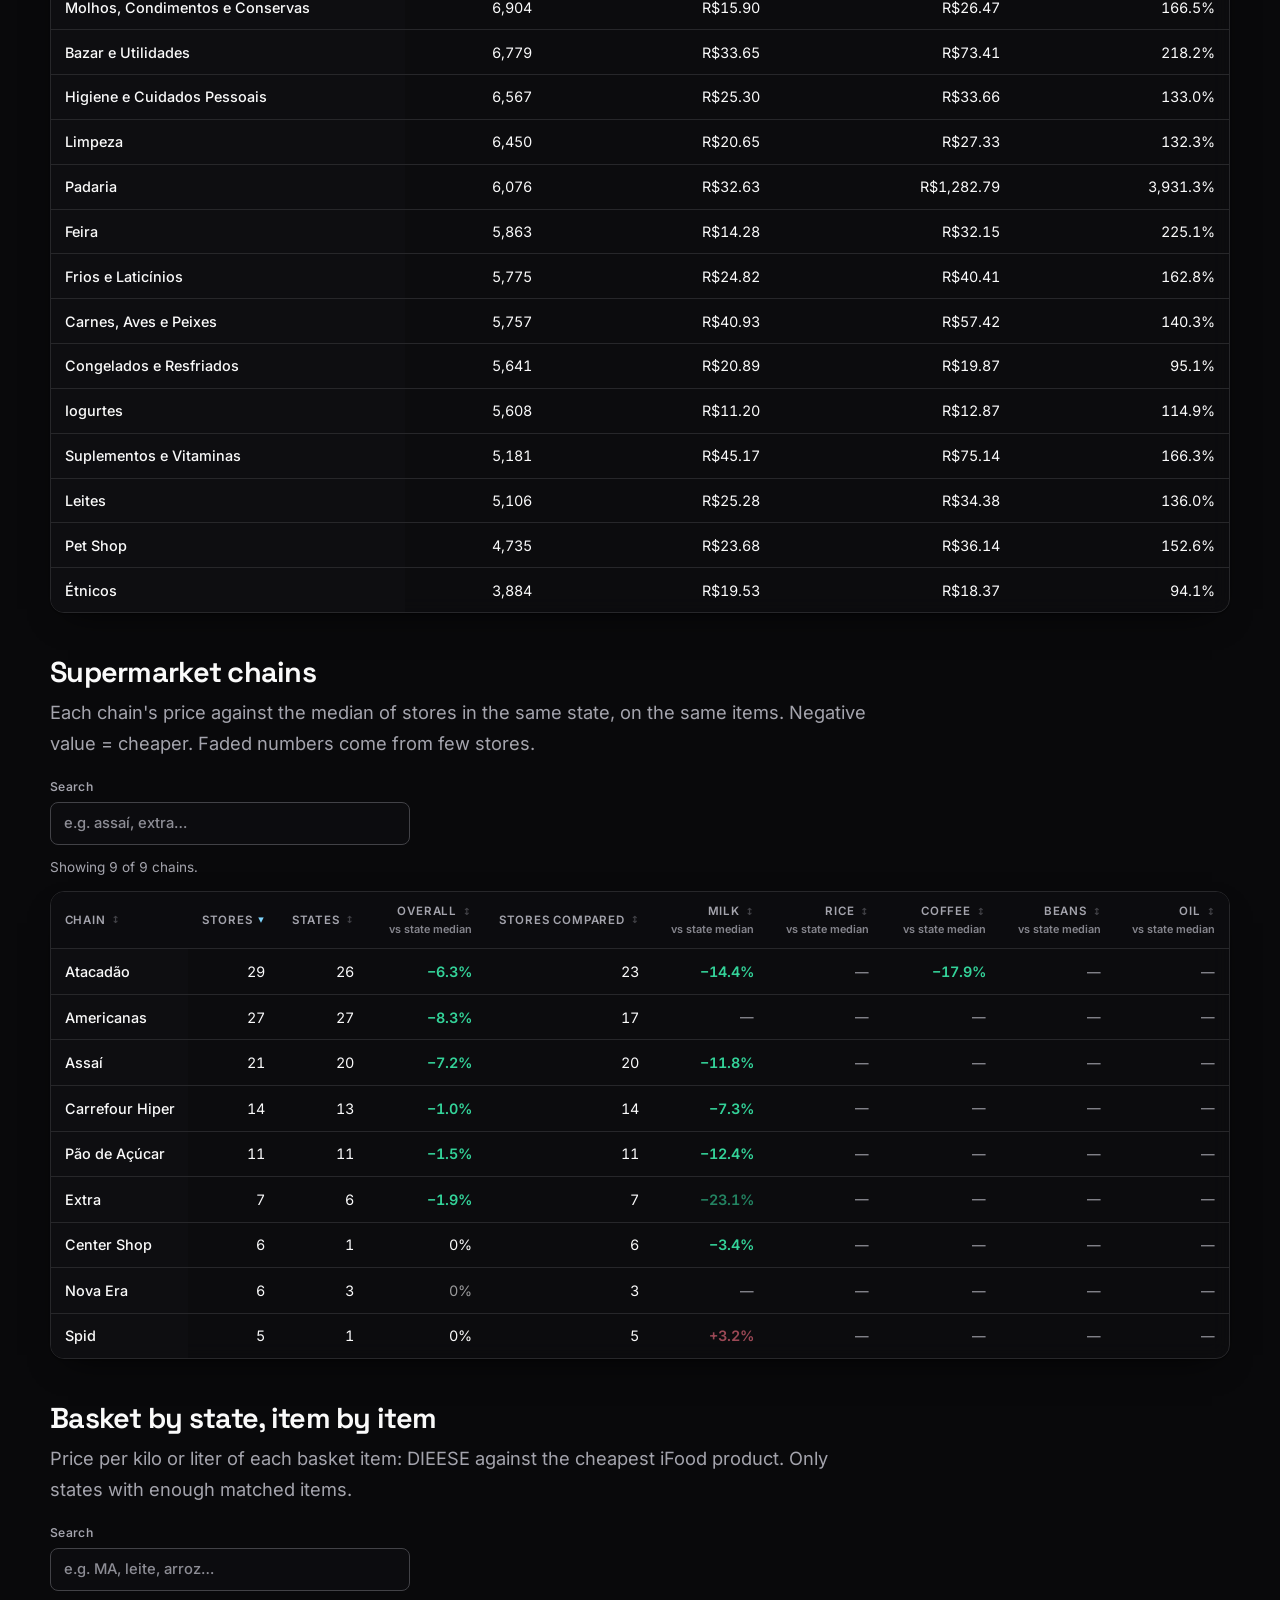
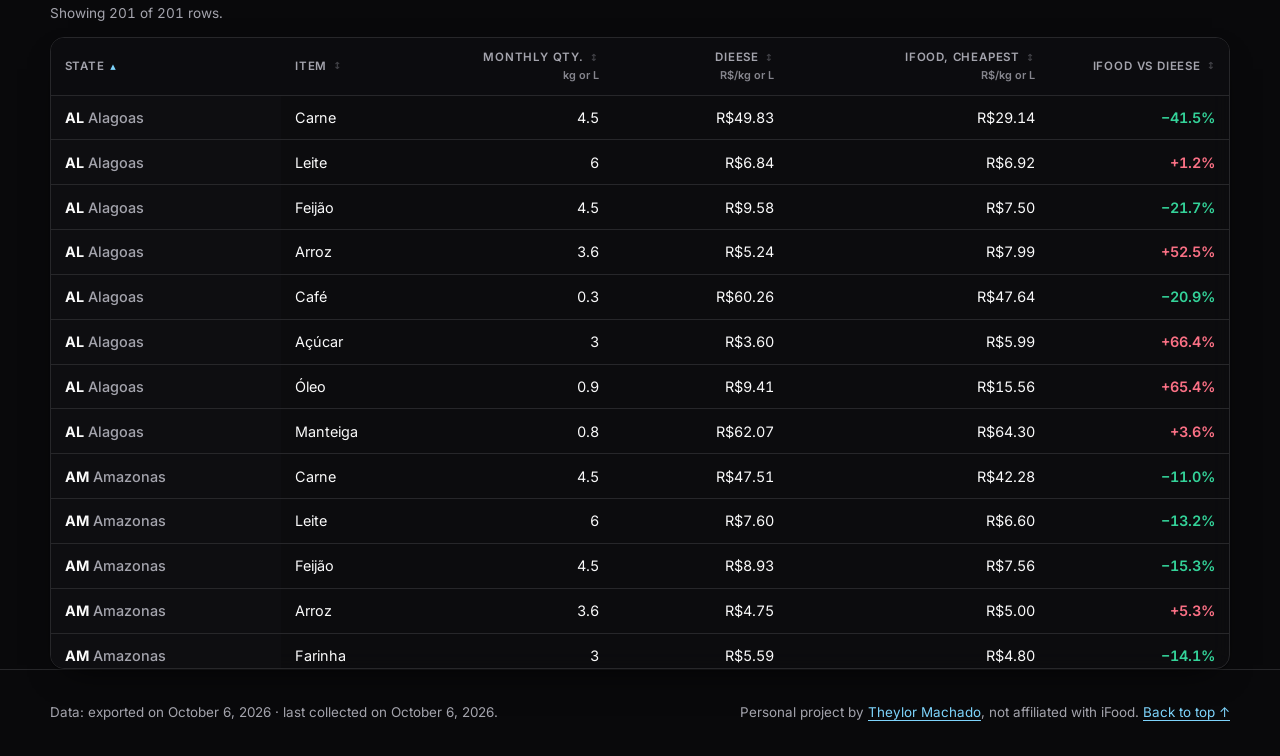
<file: tabelas.html>
<!doctype html>
<html lang="pt-BR" data-theme="dark">
<head>
  <meta charset="utf-8">
  <meta name="viewport" content="width=device-width, initial-scale=1">
  <title data-i18n="tabelas.title">Tabelas · preços no iFood</title>
  <meta name="description" content="Todas as tabelas do projeto: UFs, capitais, produtos, itens do dia a dia, corredores, redes e cesta por UF." data-i18n-attr="content:tabelas.meta">
  <meta name="color-scheme" content="dark light">
  <link rel="icon" href="data:image/svg+xml,%3Csvg xmlns='http://www.w3.org/2000/svg' viewBox='0 0 32 32'%3E%3Crect width='32' height='32' rx='8' fill='%23fafafa'/%3E%3Cpath d='M8 21l5-6 4 3 7-9' fill='none' stroke='%230a0a0c' stroke-width='3' stroke-linecap='round' stroke-linejoin='round'/%3E%3C/svg%3E">
  <script>
    /* Tema antes da primeira pintura: escuro por padrão; a escolha salva vence. */
    (function () {
      var t = null;
      try { t = localStorage.getItem('ifood-precos:tema'); } catch (e) {}
      if (t !== 'light' && t !== 'dark') t = 'dark';
      var r = document.documentElement;
      r.setAttribute('data-theme', t);
      r.classList.add('js');
      var l = null, u = null;
      try { u = new URLSearchParams(location.search).get('lang'); } catch (e) {}
      u = u && u.toLowerCase().slice(0, 2);
      if (u === 'pt' || u === 'en') l = u;
      if (!l) { try { l = localStorage.getItem('ifood-precos:lang'); } catch (e) {} }
      if (l !== 'pt' && l !== 'en') l = /^pt/i.test((navigator.languages && navigator.languages[0]) || navigator.language || '') ? 'pt' : 'en';
      r.setAttribute('lang', l === 'pt' ? 'pt-BR' : 'en');
      if (l !== 'pt') {
        r.classList.add('i18n-pending');
        setTimeout(function () { r.classList.remove('i18n-pending'); }, 1500);
      }
    })();
  </script>
  <script src="js/i18n.js"></script>
  <link rel="preload" href="fonts/space-grotesk-latin-wght-normal.woff2" as="font" type="font/woff2" crossorigin>
  <link rel="preload" href="fonts/inter-latin-wght-normal.woff2" as="font" type="font/woff2" crossorigin>
  <link rel="stylesheet" href="css/style.css">
</head>
<body data-page="tabelas">
  <a class="skip" href="#conteudo" data-i18n="ui.skip">Ir para o conteúdo</a>

  <svg width="0" height="0" style="position:absolute" aria-hidden="true" focusable="false">
    <symbol id="i-globe" viewBox="0 0 24 24"><g fill="none" stroke="currentColor" stroke-width="1.8" stroke-linecap="round" stroke-linejoin="round"><circle cx="12" cy="12" r="9"/><path d="M3 12h18M12 3a14 14 0 0 1 0 18M12 3a14 14 0 0 0 0 18"/></g></symbol>
    <symbol id="i-github" viewBox="0 0 24 24"><path fill="currentColor" d="M12 .297c-6.63 0-12 5.373-12 12 0 5.303 3.438 9.8 8.205 11.385.6.113.82-.258.82-.577 0-.285-.01-1.04-.015-2.04-3.338.724-4.042-1.61-4.042-1.61C4.422 18.07 3.633 17.7 3.633 17.7c-1.087-.744.084-.729.084-.729 1.205.084 1.838 1.236 1.838 1.236 1.07 1.835 2.809 1.305 3.495.998.108-.776.417-1.305.76-1.605-2.665-.3-5.466-1.332-5.466-5.93 0-1.31.465-2.38 1.235-3.22-.135-.303-.54-1.523.105-3.176 0 0 1.005-.322 3.3 1.23.96-.267 1.98-.399 3-.405 1.02.006 2.04.138 3 .405 2.28-1.552 3.285-1.23 3.285-1.23.645 1.653.24 2.873.12 3.176.765.84 1.23 1.91 1.23 3.22 0 4.61-2.805 5.625-5.475 5.92.42.36.81 1.096.81 2.22 0 1.606-.015 2.896-.015 3.286 0 .315.21.69.825.57C20.565 22.092 24 17.592 24 12.297c0-6.627-5.373-12-12-12"/></symbol>
    <symbol id="i-linkedin" viewBox="0 0 24 24"><path fill="currentColor" d="M20.447 20.452h-3.554v-5.569c0-1.328-.027-3.037-1.852-3.037-1.853 0-2.136 1.445-2.136 2.939v5.667H9.351V9h3.414v1.561h.046c.477-.9 1.637-1.85 3.37-1.85 3.601 0 4.267 2.37 4.267 5.455v6.286zM5.337 7.433c-1.144 0-2.063-.926-2.063-2.065 0-1.138.92-2.063 2.063-2.063 1.14 0 2.064.925 2.064 2.063 0 1.139-.925 2.065-2.064 2.065zm1.782 13.019H3.555V9h3.564v11.452zM22.225 0H1.771C.792 0 0 .774 0 1.729v20.542C0 23.227.792 24 1.771 24h20.451C23.2 24 24 23.227 24 22.271V1.729C24 .774 23.2 0 22.222 0h.003z"/></symbol>
  </svg>

  <div class="ambient" aria-hidden="true"><span class="orb o1"></span><span class="orb o2"></span><span class="orb o3"></span></div>

  <header class="topbar" id="topo">
    <div class="topbar-row container">
      <a class="brand" href="index.html" aria-label="Preços no iFood, página inicial" data-i18n-attr="aria-label:ui.brand.aria">
        <span class="brand-mark" aria-hidden="true">
          <svg viewBox="0 0 32 32" width="26" height="26"><rect width="32" height="32" rx="8" fill="currentColor"/><path d="M8 21l5-6 4 3 7-9" fill="none" stroke="hsl(var(--background))" stroke-width="3" stroke-linecap="round" stroke-linejoin="round"/></svg>
        </span>
        <span class="brand-text" aria-hidden="true" data-i18n-html="ui.brand.text">preços<span class="brand-dot">/</span>ifood</span>
      </a>
      <nav class="nav" id="nav" aria-label="Páginas do site" data-i18n-attr="aria-label:ui.nav.aria">
        <ul>
          <li><a class="nav-link" href="index.html" data-i18n="nav.home">Início</a></li>
          <li><a class="nav-link" href="estados.html" data-i18n="nav.states">Estados</a></li>
          <li><a class="nav-link" href="capitais.html" data-i18n="nav.capitals">Capitais</a></li>
          <li><a class="nav-link" href="produtos.html" data-i18n="nav.products">Produtos</a></li>
          <li><a class="nav-link" href="tabelas.html" aria-current="page" data-i18n="nav.tables">Tabelas</a></li>
          <li><a class="nav-link" href="series.html" data-i18n="nav.series">Séries</a></li>
          <li><a class="nav-link" href="graficos.html" data-i18n="nav.charts">Gráficos</a></li>
          <li><a class="nav-link" href="sobre.html" data-i18n="nav.about">Sobre</a></li>
        </ul>
      </nav>
      <div class="bar-actions">
                <button class="lang-btn" id="lang-toggle" type="button" aria-pressed="false" aria-label="PT · EN, versão em inglês" title="PT · EN, versão em inglês" data-i18n-attr="aria-label:lang.aria,title:lang.aria">
          <span class="lang-opt" data-lang="pt">PT</span><span class="lang-sep" aria-hidden="true">·</span><span class="lang-opt" data-lang="en">EN</span>
        </button>
        <button class="icon-btn" id="theme-toggle" type="button" aria-label="Alternar tema claro e escuro" aria-pressed="true" title="Alternar tema" data-i18n-attr="aria-label:ui.theme.aria,title:ui.theme.title">
          <svg class="icon-sun" viewBox="0 0 24 24" width="20" height="20" aria-hidden="true"><circle cx="12" cy="12" r="4.2" fill="none" stroke="currentColor" stroke-width="2"/><path d="M12 2.5v2.6M12 18.9v2.6M2.5 12h2.6M18.9 12h2.6M5.3 5.3l1.8 1.8M16.9 16.9l1.8 1.8M5.3 18.7l1.8-1.8M16.9 7.1l1.8-1.8" stroke="currentColor" stroke-width="2" stroke-linecap="round"/></svg>
          <svg class="icon-moon" viewBox="0 0 24 24" width="20" height="20" aria-hidden="true"><path d="M20.5 14.2A8.5 8.5 0 0 1 9.8 3.5a8.5 8.5 0 1 0 10.7 10.7z" fill="none" stroke="currentColor" stroke-width="2" stroke-linejoin="round"/></svg>
        </button>
        <div class="menu-root" id="menu-root">
          <button class="icon-btn menu-btn" id="menu-btn" type="button" aria-label="Abrir menu de páginas" aria-expanded="false" data-i18n-attr="aria-label:ui.menu.open" aria-controls="menu-panel">
            <svg class="icon-open" viewBox="0 0 24 24" width="20" height="20" aria-hidden="true"><path d="M4 7h16M4 12h16M4 17h16" stroke="currentColor" stroke-width="2" stroke-linecap="round"/></svg>
            <svg class="icon-close" viewBox="0 0 24 24" width="20" height="20" aria-hidden="true"><path d="M6 6l12 12M18 6L6 18" stroke="currentColor" stroke-width="2" stroke-linecap="round"/></svg>
          </button>
          <nav class="menu-panel" id="menu-panel" aria-label="Páginas do site (menu)" data-i18n-attr="aria-label:ui.menu.aria" hidden></nav>
        </div>
      </div>
    </div>
    <div class="scroll-progress" aria-hidden="true"></div>
  </header>

  <main id="conteudo">
    <section class="page-head">
      <div class="container">
        <p class="eyebrow" data-i18n="tabelas.head.eyebrow">Tabelas</p>
        <h1 data-i18n="tabelas.head.title">Todas as tabelas</h1>
        <p class="lede" data-i18n="tabelas.head.lede">Os números completos, num lugar só. Clique no título de uma coluna para ordenar e use a busca para achar uma linha.</p>
      </div>
    </section>
    <nav class="toc" aria-label="Tabelas desta página" data-i18n-attr="aria-label:tabelas.toc.aria">
      <div class="container"><ul>
        <li><a href="#t-uf" data-i18n="tabelas.toc.uf">UFs</a></li>
        <li><a href="#t-capitais" data-i18n="tabelas.toc.capitais">Capitais</a></li>
        <li><a href="#t-produtos" data-i18n="tabelas.toc.produtos">Produtos</a></li>
        <li><a href="#t-cotidiano" data-i18n="tabelas.toc.cotidiano">Dia a dia</a></li>
        <li><a href="#t-corredores" data-i18n="tabelas.toc.corredores">Corredores</a></li>
        <li><a href="#t-redes" data-i18n="tabelas.toc.redes">Redes</a></li>
        <li><a href="#t-cesta" data-i18n="tabelas.toc.cesta">Cesta por UF</a></li>
      </ul></div>
    </nav>
    <section class="tbl-sec" id="t-uf" aria-labelledby="t-uf-titulo">
      <div class="container">
        <h2 id="t-uf-titulo" data-i18n="tabelas.uf.heading">Preços por UF</h2>
        <p class="lede" data-i18n="tabelas.uf.lede">Lojas, preços coletados, o preço dos mesmos itens contra a mediana do país e a média bruta (que depende do que cada UF vende).</p>
      <div class="controls" role="search" aria-label="Filtrar UFs" data-i18n-attr="aria-label:tabelas.uf.filter">
        <label class="field grow">
          <span data-i18n="tabelas.search.label">Buscar</span>
          <input type="search" placeholder="ex.: SP, bahia…" autocomplete="off" spellcheck="false" data-i18n-attr="placeholder:tabelas.uf.placeholder">
        </label>
      </div>
        <p class="count" aria-live="polite"></p>
        <div class="table-card spotlight">
          <div class="table-scroll" tabindex="0" role="region" aria-label="Tabela: UFs. Role para ver mais linhas e colunas." data-i18n-attr="aria-label:tabelas.uf.region">
            <table class="data sticky">
              <caption class="sr-only" data-i18n="tabelas.uf.caption">Preços por UF. Clique no cabeçalho de uma coluna para ordenar.</caption>
              <thead></thead>
              <tbody></tbody>
            </table>
          </div>
        </div>
      </div>
    </section>
    <section class="tbl-sec" id="t-capitais" aria-labelledby="t-capitais-titulo">
      <div class="container">
        <h2 id="t-capitais-titulo" data-i18n="tabelas.capitais.heading">Capitais</h2>
        <p class="lede" data-i18n="tabelas.capitais.lede">População, PIB per capita, lojas, preço médio bruto, as duas cestas e o preço de arroz, leite e café em cada capital.</p>
      <div class="controls" role="search" aria-label="Filtrar capitais" data-i18n-attr="aria-label:tabelas.capitais.filter">
        <label class="field grow">
          <span data-i18n="tabelas.search.label">Buscar</span>
          <input type="search" placeholder="ex.: recife, SP…" autocomplete="off" spellcheck="false" data-i18n-attr="placeholder:tabelas.capitais.placeholder">
        </label>
      </div>
        <p class="count" aria-live="polite"></p>
        <div class="table-card spotlight">
          <div class="table-scroll" tabindex="0" role="region" aria-label="Tabela: capitais. Role para ver mais linhas e colunas." data-i18n-attr="aria-label:tabelas.capitais.region">
            <table class="data sticky">
              <caption class="sr-only" data-i18n="tabelas.capitais.caption">Capitais. Clique no cabeçalho de uma coluna para ordenar.</caption>
              <thead></thead>
              <tbody></tbody>
            </table>
          </div>
        </div>
      </div>
    </section>
    <section class="tbl-sec" id="t-produtos" aria-labelledby="t-produtos-titulo">
      <div class="container">
        <h2 id="t-produtos-titulo" data-i18n="tabelas.produtos.heading">Produtos mais comuns</h2>
        <p class="lede" data-i18n="tabelas.produtos.lede">Os produtos que aparecem em mais lojas, com preço médio, mínimo e máximo.</p>
      <div class="controls" role="search" aria-label="Filtrar produtos mais comuns" data-i18n-attr="aria-label:tabelas.produtos.filter">
        <label class="field grow">
          <span data-i18n="tabelas.search.label">Buscar</span>
          <input type="search" placeholder="ex.: leite, café…" autocomplete="off" spellcheck="false" data-i18n-attr="placeholder:tabelas.produtos.placeholder">
        </label>
      </div>
        <p class="count" aria-live="polite"></p>
        <div class="table-card spotlight">
          <div class="table-scroll tall" tabindex="0" role="region" aria-label="Tabela: produtos mais comuns. Role para ver mais linhas e colunas." data-i18n-attr="aria-label:tabelas.produtos.region">
            <table class="data">
              <caption class="sr-only" data-i18n="tabelas.produtos.caption">Produtos mais comuns. Clique no cabeçalho de uma coluna para ordenar.</caption>
              <thead></thead>
              <tbody></tbody>
            </table>
          </div>
        </div>
      </div>
    </section>
    <section class="tbl-sec" id="t-cotidiano" aria-labelledby="t-cotidiano-titulo">
      <div class="container">
        <h2 id="t-cotidiano-titulo" data-i18n="tabelas.cotidiano.heading">Itens do dia a dia</h2>
        <p class="lede" data-i18n="tabelas.cotidiano.lede">Produtos de marca conhecida. Piso e teto típicos deixam de fora os 10% mais baratos e os 10% mais caros.</p>
      <div class="controls" role="search" aria-label="Filtrar itens do dia a dia" data-i18n-attr="aria-label:tabelas.cotidiano.filter">
        <label class="field grow">
          <span data-i18n="tabelas.search.label">Buscar</span>
          <input type="search" placeholder="ex.: arroz, leite…" autocomplete="off" spellcheck="false" data-i18n-attr="placeholder:tabelas.cotidiano.placeholder">
        </label>
      </div>
        <p class="count" aria-live="polite"></p>
        <div class="table-card spotlight">
          <div class="table-scroll" tabindex="0" role="region" aria-label="Tabela: itens do dia a dia. Role para ver mais linhas e colunas." data-i18n-attr="aria-label:tabelas.cotidiano.region">
            <table class="data">
              <caption class="sr-only" data-i18n="tabelas.cotidiano.caption">Itens do dia a dia. Clique no cabeçalho de uma coluna para ordenar.</caption>
              <thead></thead>
              <tbody></tbody>
            </table>
          </div>
        </div>
      </div>
    </section>
    <section class="tbl-sec" id="t-corredores" aria-labelledby="t-corredores-titulo">
      <div class="container">
        <h2 id="t-corredores-titulo" data-i18n="tabelas.corredores.heading">Corredores</h2>
        <p class="lede" data-i18n="tabelas.corredores.lede">Número de produtos e preço médio bruto de cada corredor. O desvio ÷ média mostra quão espalhados são os preços.</p>
        <p class="count" aria-live="polite"></p>
        <div class="table-card spotlight">
          <div class="table-scroll" tabindex="0" role="region" aria-label="Tabela: corredores. Role para ver mais linhas e colunas." data-i18n-attr="aria-label:tabelas.corredores.region">
            <table class="data sticky">
              <caption class="sr-only" data-i18n="tabelas.corredores.caption">Corredores. Clique no cabeçalho de uma coluna para ordenar.</caption>
              <thead></thead>
              <tbody></tbody>
            </table>
          </div>
        </div>
      </div>
    </section>
    <section class="tbl-sec" id="t-redes" aria-labelledby="t-redes-titulo">
      <div class="container">
        <h2 id="t-redes-titulo" data-i18n="tabelas.redes.heading">Redes de supermercado</h2>
        <p class="lede" data-i18n="tabelas.redes.lede">Preço de cada rede contra a mediana das lojas da mesma UF, nos mesmos itens. Valor negativo = mais barata. Números esmaecidos vêm de poucas lojas.</p>
      <div class="controls" role="search" aria-label="Filtrar redes" data-i18n-attr="aria-label:tabelas.redes.filter">
        <label class="field grow">
          <span data-i18n="tabelas.search.label">Buscar</span>
          <input type="search" placeholder="ex.: assaí, extra…" autocomplete="off" spellcheck="false" data-i18n-attr="placeholder:tabelas.redes.placeholder">
        </label>
      </div>
        <p class="count" aria-live="polite"></p>
        <div class="table-card spotlight">
          <div class="table-scroll" tabindex="0" role="region" aria-label="Tabela: redes. Role para ver mais linhas e colunas." data-i18n-attr="aria-label:tabelas.redes.region">
            <table class="data sticky">
              <caption class="sr-only" data-i18n="tabelas.redes.caption">Redes de supermercado. Clique no cabeçalho de uma coluna para ordenar.</caption>
              <thead></thead>
              <tbody></tbody>
            </table>
          </div>
        </div>
      </div>
    </section>
    <section class="tbl-sec" id="t-cesta" aria-labelledby="t-cesta-titulo">
      <div class="container">
        <h2 id="t-cesta-titulo" data-i18n="tabelas.cesta.heading">Cesta por UF, item a item</h2>
        <p class="lede" data-i18n="tabelas.cesta.lede">Preço por quilo ou litro de cada item da cesta: DIEESE contra o produto mais barato do iFood. Só estados com itens suficientes casados.</p>
      <div class="controls" role="search" aria-label="Filtrar itens da cesta por UF" data-i18n-attr="aria-label:tabelas.cesta.filter">
        <label class="field grow">
          <span data-i18n="tabelas.search.label">Buscar</span>
          <input type="search" placeholder="ex.: MA, leite, arroz…" autocomplete="off" spellcheck="false" data-i18n-attr="placeholder:tabelas.cesta.placeholder">
        </label>
      </div>
        <p class="count" aria-live="polite"></p>
        <div class="table-card spotlight">
          <div class="table-scroll tall" tabindex="0" role="region" aria-label="Tabela: itens da cesta por UF. Role para ver mais linhas e colunas." data-i18n-attr="aria-label:tabelas.cesta.region">
            <table class="data sticky">
              <caption class="sr-only" data-i18n="tabelas.cesta.caption">Cesta por UF, item a item. Clique no cabeçalho de uma coluna para ordenar.</caption>
              <thead></thead>
              <tbody></tbody>
            </table>
          </div>
        </div>
      </div>
    </section>
  </main>

  <footer class="footer">
    <div class="container footer-row">
      <p id="foot-meta" class="muted" data-i18n="ui.footer.loading">Carregando metadados…</p>
      <p class="muted" data-i18n-html="ui.footer.note">Projeto pessoal de <a href="https://theylor.vercel.app" target="_blank" rel="noopener">Theylor Machado</a>, sem vínculo com o iFood. <a href="#topo">Voltar ao topo ↑</a></p>
    </div>
  </footer>

  <a class="to-top" id="to-top" href="#topo" aria-label="Voltar ao topo" data-i18n-attr="aria-label:ui.totop">
    <svg viewBox="0 0 24 24" width="20" height="20" aria-hidden="true"><path d="M12 19V5M6 11l6-6 6 6" fill="none" stroke="currentColor" stroke-width="2" stroke-linecap="round" stroke-linejoin="round"/></svg>
  </a>

  <div class="tip" id="tip" role="tooltip" hidden></div>

  <script src="js/util.js"></script>
  <script src="js/ui.js"></script>
  <script src="js/table.js"></script>
  <script src="js/sec-tabelas.js"></script>
  <script src="js/main.js"></script>
</body>
</html>
</file>
<file: css/style.css>
/* Preços no iFood: visual alinhado ao portfólio (escuro primeiro, tokens HSL no estilo shadcn,
   fundo ambiente, cartões com spotlight, revelação ao rolar). Os gráficos mantêm cores próprias. */
/* ───────── Fontes (self-hosted, OFL) ───────── */
@font-face {
  font-family: "Space Grotesk";
  src: url("../fonts/space-grotesk-latin-wght-normal.woff2") format("woff2-variations");
  font-weight: 300 700;
  font-style: normal;
  font-display: swap;
}
@font-face {
  font-family: "Inter";
  src: url("../fonts/inter-latin-wght-normal.woff2") format("woff2-variations");
  font-weight: 100 900;
  font-style: normal;
  font-display: swap;
}

/* ───────── Tokens ─────────
   Canais HSL no padrão do portfólio (--background, --foreground, --border…).
   Tema escuro é o padrão; [data-theme="light"] sobrescreve. */
:root {
  --font-display: "Space Grotesk", "Inter", system-ui, sans-serif;
  --font-body: "Inter", system-ui, -apple-system, "Segoe UI", sans-serif;
  --font-mono: ui-monospace, "Cascadia Code", "SF Mono", Menlo, Consolas, monospace;
  --radius: 14px;
  --radius-s: 8px;
  --ease: cubic-bezier(.2, .8, .2, 1);
  --header-h: 56px;
  --maxw: 1180px;
}
:root,
:root[data-theme="dark"] {
  color-scheme: dark;
  --background: 240 10% 3.9%;
  --foreground: 0 0% 98%;
  --card: 240 10% 6.2%;
  --popover: 240 10% 5.4%;
  --secondary: 240 3.7% 11%;
  --muted-foreground: 240 5% 66%;
  --border: 240 3.7% 15.9%;
  --border-strong: 240 3.7% 27%;
  --sky: 199 95% 74%;
  --on-sky: 240 10% 5%;
  --focus: 199 95% 74%;

  --c-dieese: #38bdf8;
  --c-ifood: #fb7185;
  --c-good: #34d399;
  --c-warn: #fbbf24;
  --map-base: #23232b;
  --map-stroke: #0b0b0e;
  --shadow: 0 1px 2px rgb(0 0 0 / .45), 0 14px 34px -18px rgb(0 0 0 / .9);
  --spot-ring: rgb(255 255 255 / .42);
  --spot-fill: rgb(255 255 255 / .05);
  --orb-1: rgb(56 189 248 / .16);
  --orb-2: rgb(167 139 250 / .12);
  --orb-3: rgb(251 113 133 / .09);
  --amb-1: rgb(56 189 248 / .07);
  --amb-2: rgb(148 163 184 / .07);
  --shimmer-a: #fafafa;
  --shimmer-b: #bae6fd;
  --progress-a: rgb(125 211 252 / .95);
  --progress-b: #fafafa;
  --selection: rgb(125 211 252 / .3);
  /* Chart.js lê estes valores como hex/rgba */
  --chart-text: #a1a1aa;
  --chart-grid: rgba(255, 255, 255, .07);
  --chart-tip-bg: #131316;
  --chart-tip-fg: #fafafa;
}
:root[data-theme="light"] {
  color-scheme: light;
  --background: 0 0% 100%;
  --foreground: 240 10% 3.9%;
  --card: 0 0% 100%;
  --popover: 0 0% 100%;
  --secondary: 240 4.8% 95.9%;
  --muted-foreground: 240 3.8% 40%;
  --border: 240 5.9% 90%;
  --border-strong: 240 5.9% 78%;
  --sky: 201 96% 32%;
  --on-sky: 0 0% 100%;
  --focus: 201 96% 32%;

  --c-dieese: #0284c7;
  --c-ifood: #e11d48;
  --c-good: #047857;
  --c-warn: #b45309;
  --map-base: #e3e3ea;
  --map-stroke: #ffffff;
  --shadow: 0 1px 2px rgb(15 15 25 / .05), 0 14px 32px -18px rgb(15 15 25 / .22);
  --spot-ring: rgb(3 105 161 / .55);
  --spot-fill: rgb(3 105 161 / .05);
  --orb-1: rgb(56 189 248 / .22);
  --orb-2: rgb(167 139 250 / .16);
  --orb-3: rgb(251 113 133 / .12);
  --amb-1: rgb(56 189 248 / .1);
  --amb-2: rgb(148 163 184 / .12);
  --shimmer-a: #18181b;
  --shimmer-b: #0284c7;
  --progress-a: rgb(2 132 199 / .95);
  --progress-b: #18181b;
  --selection: rgb(56 189 248 / .3);
  --chart-text: #52525b;
  --chart-grid: rgba(24, 24, 27, .08);
  --chart-tip-bg: #ffffff;
  --chart-tip-fg: #18181b;
}
:root {
  /* aliases em cor pronta */
  --bg: hsl(var(--background));
  --ink: hsl(var(--foreground));
  --ink-2: hsl(var(--foreground) / .82);
  --muted: hsl(var(--muted-foreground));
  --line: hsl(var(--border));
  --line-strong: hsl(var(--border-strong));
  --surface: hsl(var(--card) / .66);
  --surface-solid: hsl(var(--card));
  --surface-2: hsl(var(--secondary));
  --pop: hsl(var(--popover));
  --accent: hsl(var(--sky));
  --accent-ink: hsl(var(--on-sky));
  --accent-soft: hsl(var(--sky) / .11);
  --accent-line: hsl(var(--sky) / .4);
  --ring: hsl(var(--focus));
}

/* ───────── Base ───────── */
*, *::before, *::after { box-sizing: border-box; }
html { scroll-behavior: smooth; scroll-padding-top: calc(var(--header-h) + 24px); -webkit-text-size-adjust: 100%; }
body {
  margin: 0;
  background: var(--bg);
  color: var(--ink);
  font-family: var(--font-body);
  font-size: 1rem;
  line-height: 1.6;
  font-feature-settings: "cv11", "ss03";
  -webkit-font-smoothing: antialiased;
  overflow-x: hidden;
}
html.i18n-pending body { visibility: hidden; }
::selection { background: var(--selection); color: var(--ink); }
img, svg, canvas { max-width: 100%; }
a { color: var(--accent); text-underline-offset: .2em; text-decoration-thickness: 1px; }
a:hover { text-decoration-thickness: 2px; }
code { font-family: var(--font-mono); font-size: .86em; background: var(--surface-2); border: 1px solid var(--line); padding: .08em .38em; border-radius: 5px; }
h1, h2, h3 { font-family: var(--font-display); line-height: 1.1; letter-spacing: -.02em; margin: 0; font-weight: 650; }
p { margin: 0 0 1em; }
.sr-only { position: absolute; width: 1px; height: 1px; margin: -1px; padding: 0; overflow: hidden; clip: rect(0 0 0 0); white-space: nowrap; border: 0; }
.muted { color: var(--muted); }
.num, .data td, .kpi dd, .count { font-variant-numeric: tabular-nums; }
:focus-visible { outline: 2px solid var(--ring); outline-offset: 3px; border-radius: 4px; }
.container { width: min(100% - 2.5rem, var(--maxw)); margin-inline: auto; }
.skip { position: absolute; left: 1rem; top: -100px; background: var(--ink); color: var(--bg); padding: .6rem 1rem; border-radius: var(--radius-s); z-index: 100; transition: top .2s; font-weight: 600; }
.skip:focus { top: 1rem; }

/* Fundo ambiente (gradientes + orbes borrados que derivam devagar) */
.ambient {
  position: fixed; inset: 0; z-index: -1; pointer-events: none; overflow: hidden;
  background:
    radial-gradient(ellipse at 85% 25%, var(--amb-1), transparent 55%),
    radial-gradient(ellipse at 15% 85%, var(--amb-2), transparent 60%),
    var(--bg);
}
.orb { position: absolute; border-radius: 9999px; filter: blur(90px); will-change: transform; animation: orb-drift 22s ease-in-out infinite alternate; }
.orb.o1 { width: min(46vw, 560px); aspect-ratio: 1; left: -10%; top: -8%; background: var(--orb-1); }
.orb.o2 { width: min(40vw, 480px); aspect-ratio: 1; right: -8%; top: 30%; background: var(--orb-2); animation-duration: 28s; animation-direction: alternate-reverse; }
.orb.o3 { width: min(34vw, 420px); aspect-ratio: 1; left: 30%; bottom: -14%; background: var(--orb-3); animation-duration: 32s; }
@keyframes orb-drift { to { transform: translate3d(8%, -10%, 0) scale(1.2); } }

/* Transição suave de tema (classe efêmera, ver ui.js) */
.theme-anim, .theme-anim *, .theme-anim *::before, .theme-anim *::after {
  transition: background-color .35s var(--ease), color .35s var(--ease), border-color .35s var(--ease), fill .35s var(--ease), stroke .35s var(--ease), box-shadow .35s var(--ease) !important;
}

/* ───────── Cabeçalho ───────── */
.topbar {
  position: sticky; top: 0; z-index: 50;
  background: hsl(var(--background) / .4);
  backdrop-filter: blur(12px) saturate(1.3);
  -webkit-backdrop-filter: blur(12px) saturate(1.3);
  border-bottom: 1px solid transparent;
  transition: background-color .3s, border-color .3s, box-shadow .3s;
}
.topbar.is-scrolled { background: hsl(var(--background) / .86); border-bottom-color: var(--line); box-shadow: 0 8px 30px -14px rgb(0 0 0 / .55); }
.topbar-row { display: flex; align-items: center; gap: 1rem; height: var(--header-h); }
.brand { display: inline-flex; align-items: center; gap: .55rem; min-height: 40px; text-decoration: none; color: var(--ink); font-family: var(--font-display); font-weight: 650; font-size: 1.02rem; letter-spacing: -.02em; flex: none; transition: transform .18s ease-out, opacity .18s; }
.brand:hover { opacity: .8; }
.brand:active { transform: scale(.95); }
.brand-mark { display: inline-flex; color: var(--accent); }
.brand-dot { color: var(--accent); margin: 0 .04em; }

.nav { flex: 1; min-width: 0; display: none; }
.nav ul { list-style: none; margin: 0; padding: 0; display: flex; gap: 1.15rem; justify-content: center; }
.nav-link { position: relative; display: block; padding: .3rem 0; font-size: .84rem; font-weight: 500; white-space: nowrap; color: var(--muted); text-decoration: none; transition: color .2s; }
.nav-link:hover, .nav-link[aria-current] { color: var(--ink); text-decoration: none; }
.nav-link::after { content: ""; position: absolute; inset: auto 0 -2px; height: 1px; background: currentColor; transform: scaleX(0); transform-origin: left; transition: transform .25s ease-out; }
.nav-link:hover::after, .nav-link[aria-current]::after { transform: scaleX(1); }
.bar-actions { margin-left: auto; display: flex; align-items: center; gap: .4rem; flex: none; }
.icon-btn {
  flex: none; width: 40px; height: 40px; border-radius: 10px; border: 1px solid transparent;
  background: transparent; color: var(--ink); cursor: pointer; display: grid; place-items: center;
  transition: background-color .2s, border-color .2s, transform .2s;
}
.icon-btn:hover { background: var(--surface-2); border-color: var(--line); }
.icon-btn svg { grid-area: 1 / 1; transition: opacity .3s, transform .4s var(--ease); }
.lang-btn {
  flex: none; height: 40px; padding: 0 .55rem; border-radius: 10px; border: 1px solid var(--line);
  background: transparent; color: var(--muted); cursor: pointer; display: inline-flex; align-items: center; gap: .3rem;
  font: 600 .74rem/1 var(--font-display); letter-spacing: .04em;
  transition: background-color .2s, border-color .2s, color .2s;
}
.lang-btn:hover { background: var(--surface-2); border-color: var(--line-strong); color: var(--ink); }
.lang-opt { padding: .18rem .02rem; border-bottom: 2px solid transparent; }
.lang-sep { opacity: .5; }
:root[lang="pt-BR"] .lang-opt[data-lang="pt"], :root[lang="en"] .lang-opt[data-lang="en"] { color: var(--ink); border-bottom-color: var(--accent); }
:root[data-theme="light"] .icon-sun, :root:not([data-theme]) .icon-sun { opacity: 0; transform: rotate(-90deg) scale(.5); }
:root[data-theme="dark"] .icon-moon { opacity: 0; transform: rotate(90deg) scale(.5); }
.menu-btn .icon-close { opacity: 0; transform: rotate(-90deg) scale(.5); }
.menu-btn[aria-expanded="true"] .icon-open { opacity: 0; transform: rotate(90deg) scale(.5); }
.menu-btn[aria-expanded="true"] .icon-close { opacity: 1; transform: none; }
.menu-panel {
  position: absolute; right: 0; top: calc(100% + .5rem); width: min(16rem, calc(100vw - 1.5rem)); max-height: calc(100dvh - 5rem); overflow-y: auto;
  background: var(--pop); border: 1px solid var(--line); border-radius: 12px; padding: .4rem; box-shadow: var(--shadow);
  transform-origin: top right; animation: pop-in .2s var(--ease) both;
}
.menu-panel[hidden] { display: none; }
.menu-panel a { display: flex; align-items: center; gap: .7rem; padding: .7rem .75rem; border-radius: 8px; color: var(--muted); text-decoration: none; font-size: .92rem; font-weight: 500; }
.menu-panel a::before { content: ""; width: 6px; height: 6px; border-radius: 50%; background: transparent; transition: background-color .2s; }
.menu-panel a:hover { background: var(--surface-2); color: var(--ink); }
.menu-panel a[aria-current] { color: var(--ink); background: var(--surface-2); }
.menu-panel a[aria-current]::before { background: var(--ink); }
@keyframes pop-in { from { opacity: 0; transform: scale(.95) translateY(-6px); } }
.scroll-progress { position: absolute; inset: auto 0 -1px; height: 1px; background: linear-gradient(90deg, var(--progress-a), var(--progress-b)); transform: scaleX(var(--scroll-progress, 0)); transform-origin: left; }
@media (min-width: 1040px) {
  .nav { display: block; }
  .menu-btn, .menu-panel { display: none; }
}

.to-top {
  position: fixed; right: 1.25rem; bottom: 1.25rem; z-index: 40; width: 44px; height: 44px; border-radius: 50%;
  display: grid; place-items: center; color: var(--ink); background: hsl(var(--background) / .82); border: 1px solid var(--line-strong);
  backdrop-filter: blur(10px); -webkit-backdrop-filter: blur(10px); box-shadow: var(--shadow);
  transition: opacity .3s, transform .3s, visibility .3s, border-color .2s;
}
.to-top:hover { transform: translateY(-2px); border-color: var(--ink); }
.to-top:not(.show) { opacity: 0; visibility: hidden; transform: translateY(12px); }

/* ───────── Tipografia de seção ───────── */
.eyebrow { font-family: var(--font-mono); font-size: .75rem; letter-spacing: .14em; text-transform: uppercase; color: var(--accent); margin: 0 0 1rem; display: flex; align-items: center; gap: .65rem; font-weight: 500; }
.eyebrow .idx { color: var(--muted); }
.eyebrow .idx::after { content: ""; display: inline-block; width: 1.6rem; height: 1px; background: var(--line-strong); vertical-align: middle; margin-left: .65rem; }
.lede { font-size: clamp(1rem, .45vw + .95rem, 1.14rem); color: var(--muted); max-width: 68ch; line-height: 1.7; }
.lede strong { color: var(--ink); font-weight: 600; }
.section { padding-block: clamp(2.25rem, 5vw, 3.75rem); position: relative; }
.section.alt { background: linear-gradient(180deg, hsl(var(--secondary) / .45), hsl(var(--secondary) / .2)); border-block: 1px solid var(--line); }
.section-head { margin-bottom: clamp(1.25rem, 3vw, 2rem); }
.section-head h2 { font-size: clamp(1.6rem, 3.4vw, 2.3rem); letter-spacing: -.03em; margin-bottom: .75rem; max-width: 28ch; }
.section-head .lede { margin-bottom: 0; }
.page-head { padding-block: clamp(2.25rem, 5vw, 3.5rem) clamp(.25rem, 1.5vw, .75rem); }
.page-head .eyebrow { margin-bottom: .85rem; }
.page-head h1 { font-size: clamp(2rem, 4.6vw, 3.2rem); letter-spacing: -.035em; line-height: 1.05; max-width: 24ch; margin-bottom: 1rem; font-weight: 700; }
.page-head .lede { margin-bottom: 0; }
.section-bar { display: block; width: 3.2rem; height: 2px; margin: 0 0 1.25rem; border-radius: 2px; background: linear-gradient(90deg, var(--accent), transparent); transform-origin: left; }
.section-bar { transition: transform 900ms var(--ease) 250ms; }

/* ───────── Revelação ao rolar (data-reveal="pending" → "done") ───────── */
.reveal { transition: opacity 700ms var(--ease), transform 700ms var(--ease); transition-delay: var(--reveal-delay, 0ms); }
@media (prefers-reduced-motion: no-preference) {
  .reveal[data-reveal="pending"] { opacity: 0; transform: translateY(28px) scale(.985); }
  .reveal[data-reveal="pending"] .section-bar { transform: scaleX(0); }
  .enter { animation: enter 700ms var(--ease) both; animation-delay: var(--enter-delay, 0ms); }
  .enter-zoom { animation: enter-zoom 1000ms var(--ease) 300ms both; }
  .hero-orb { animation: orb-drift 20s ease-in-out infinite alternate; }
}
@keyframes enter { from { opacity: 0; transform: translateY(16px); } }
@keyframes enter-zoom { from { opacity: 0; transform: scale(.95); } }

/* ───────── Spotlight (borda e brilho seguem o ponteiro) ───────── */
.spotlight { position: relative; isolation: isolate; }
.spotlight::before, .spotlight::after { content: ""; position: absolute; inset: 0; z-index: 2; border-radius: inherit; pointer-events: none; opacity: 0; transition: opacity 300ms ease-out; }
.spotlight::before {
  padding: 1px;
  background: radial-gradient(320px circle at var(--spot-x, 50%) var(--spot-y, 50%), var(--spot-ring), transparent 45%);
  -webkit-mask: linear-gradient(#000 0 0) content-box, linear-gradient(#000 0 0); -webkit-mask-composite: xor;
  mask: linear-gradient(#000 0 0) content-box exclude, linear-gradient(#000 0 0);
}
.spotlight::after { background: radial-gradient(480px circle at var(--spot-x, 50%) var(--spot-y, 50%), var(--spot-fill), transparent 45%); }
@media (hover: hover) { .spotlight:hover::before, .spotlight:hover::after { opacity: 1; } }

.glass, .map-card, .detail-card, .table-card, .chart-card, .card, .shot, .rank-card, .kpi-card {
  background: var(--surface); border: 1px solid var(--line); border-radius: var(--radius); box-shadow: var(--shadow);
  backdrop-filter: blur(10px); -webkit-backdrop-filter: blur(10px);
}

/* ───────── Hero ───────── */
.hero { position: relative; min-height: min(100svh - var(--header-h), 720px); display: flex; align-items: center; padding-block: clamp(2.5rem, 6vw, 5rem) clamp(4rem, 7vw, 6rem); overflow: hidden; isolation: isolate; }
.hero-bg { position: absolute; inset: 0; z-index: -1; pointer-events: none; }
.hero-orb { position: absolute; border-radius: 9999px; filter: blur(90px); }
.hero-orb.a { width: min(46vw, 520px); aspect-ratio: 1; right: 4%; top: -6%; background: var(--orb-1); }
.hero-orb.b { width: min(30vw, 340px); aspect-ratio: 1; left: -6%; bottom: 4%; background: var(--orb-2); animation-direction: alternate-reverse; }
.hero-grid { display: grid; gap: clamp(2rem, 5vw, 3.5rem); grid-template-columns: minmax(0, 1fr); align-items: center; }
@media (min-width: 980px) { .hero-grid { grid-template-columns: minmax(0, 1.12fr) minmax(0, .88fr); } }
.pill { display: inline-flex; align-items: center; gap: .55rem; padding: .3rem .8rem; border: 1px solid var(--line-strong); border-radius: 999px; font-family: var(--font-mono); font-size: .72rem; letter-spacing: .1em; text-transform: uppercase; color: var(--muted); background: var(--surface); margin: 0 0 1.5rem; }
.pill i { width: 7px; height: 7px; border-radius: 50%; background: var(--c-good); box-shadow: 0 0 0 0 var(--c-good); }
@media (prefers-reduced-motion: no-preference) { .pill i { animation: ping 2.2s ease-out infinite; } }
@keyframes ping { 70% { box-shadow: 0 0 0 8px transparent; } 100% { box-shadow: 0 0 0 0 transparent; } }
.hero h1 { font-size: clamp(2.1rem, 5vw, 3.7rem); letter-spacing: -.04em; line-height: 1.05; max-width: 20ch; margin-bottom: 1rem; font-weight: 700; }
.hero-name {
  background: linear-gradient(100deg, var(--shimmer-a) 0%, var(--shimmer-a) 35%, var(--shimmer-b) 100%);
  background-size: 100% 100%; background-clip: text; -webkit-background-clip: text; color: transparent; -webkit-text-fill-color: transparent;
  font-style: normal; display: inline;
}
.hero-byline { display: flex; flex-wrap: wrap; align-items: center; gap: .4rem .9rem; margin: 0 0 1.5rem; }
.hero-byline p { margin: 0; font-family: var(--font-mono); font-size: .78rem; letter-spacing: .02em; color: var(--muted); line-height: 1.5; }
.hero .lede { margin-bottom: 2rem; }
.hero-cta { display: flex; flex-wrap: wrap; gap: .75rem; margin-bottom: 1.5rem; }
.btn { display: inline-flex; align-items: center; justify-content: center; gap: .55rem; min-height: 44px; padding: .7rem 1.3rem; border-radius: 10px; font-weight: 550; font-size: .95rem; text-decoration: none; border: 1px solid transparent; cursor: pointer; transition: transform .25s var(--ease), background-color .2s, border-color .2s, color .2s, opacity .2s; }
.btn:hover { transform: translateY(-2px); text-decoration: none; }
.btn-primary { background: var(--ink); color: var(--bg); }
.btn-primary:hover { opacity: .88; }
.btn-primary span { transition: transform .25s var(--ease); }
.btn-primary:hover span { transform: translateX(4px); }
.btn-ghost { border-color: var(--line-strong); color: var(--ink); background: transparent; }
.btn-ghost:hover { border-color: var(--ink); background: var(--surface-2); }
.hero-meta { font-family: var(--font-mono); font-size: .76rem; color: var(--muted); margin: 0; max-width: 62ch; line-height: 1.6; }

/* Cartão inclinado 3D com brilho seguindo o ponteiro */
.tilt-wrap { perspective: 1000px; }
.tilt-card {
  --rotate-x: 0deg; --rotate-y: 0deg; position: relative;
  transform: perspective(1000px) rotateX(var(--rotate-x)) rotateY(var(--rotate-y));
  transform-style: preserve-3d; transition: transform 300ms ease-out;
  padding: clamp(1.1rem, 3vw, 1.75rem); border-radius: 20px; border: 1px solid var(--line); background: var(--surface); box-shadow: var(--shadow);
  backdrop-filter: blur(14px); -webkit-backdrop-filter: blur(14px); overflow: hidden;
}
.tilt-card .glow { position: absolute; inset: 0; pointer-events: none; border-radius: inherit; opacity: 0; transition: opacity .3s; background: radial-gradient(420px circle at var(--spot-x, 50%) var(--spot-y, 50%), hsl(var(--sky) / .16), transparent 55%); }
@media (hover: hover) { .tilt-card:hover .glow { opacity: 1; } }
.tilt-title { font-family: var(--font-mono); font-size: .72rem; letter-spacing: .12em; text-transform: uppercase; color: var(--muted); margin: 0 0 1rem; display: flex; justify-content: space-between; gap: 1rem; }
.kpis { display: grid; grid-template-columns: repeat(2, minmax(0, 1fr)); gap: 1px; margin: 0; background: var(--line); border: 1px solid var(--line); border-radius: 12px; overflow: hidden; }
.kpi { background: hsl(var(--card) / .9); padding: 1.1rem 1.15rem 1.2rem; transition: background-color .25s; min-width: 0; }
.kpi:hover { background: var(--surface-2); }
.kpi dt { font-size: .76rem; color: var(--muted); font-weight: 500; margin-bottom: .5rem; line-height: 1.3; }
.kpi dd { margin: 0; font-family: var(--font-display); font-weight: 650; font-size: clamp(1.55rem, 3.4vw, 2.25rem); letter-spacing: -.04em; line-height: 1; overflow-wrap: anywhere; }
.kpi[hidden] { display: none; }
.scroll-cue-link { position: absolute; left: 50%; bottom: 1.5rem; translate: -50% 0; display: grid; place-items: center; width: 40px; height: 40px; color: var(--muted); text-decoration: none; border-radius: 50%; }
.scroll-cue-link:hover { color: var(--ink); }
.scroll-cue { animation: scroll-cue 2.4s cubic-bezier(.45, 0, .55, 1) infinite; }
@keyframes scroll-cue { 0%, 100% { transform: translateY(-2px); opacity: .55; } 50% { transform: translateY(5px); opacity: 1; } }
@media (max-height: 560px) { .scroll-cue-link { display: none; } }

/* ───────── Controles ───────── */
.controls { display: flex; flex-wrap: wrap; gap: 1rem 1.25rem; align-items: flex-end; margin-bottom: 1.5rem; }
.field { display: flex; flex-direction: column; gap: .35rem; font-size: .76rem; font-weight: 550; color: var(--muted); letter-spacing: .03em; min-width: 0; }
.field.grow { flex: 1 1 240px; }
.field.inline { flex-direction: row; align-items: center; gap: .5rem; }
.field.inline span { white-space: nowrap; }
select, input[type="search"] {
  font: inherit; font-weight: 500; font-size: .92rem; color: var(--ink); background: var(--pop);
  border: 1px solid var(--line-strong); border-radius: var(--radius-s); padding: .55rem .8rem; min-height: 42px; min-width: 0; max-width: 100%;
  transition: border-color .2s, box-shadow .2s;
}
select { padding-right: 2rem; cursor: pointer; appearance: none; -webkit-appearance: none;
  background-image: url("data:image/svg+xml,%3Csvg xmlns='http://www.w3.org/2000/svg' width='12' height='8' viewBox='0 0 12 8'%3E%3Cpath d='M1 1.5l5 5 5-5' fill='none' stroke='%23888' stroke-width='1.8' stroke-linecap='round' stroke-linejoin='round'/%3E%3C/svg%3E");
  background-repeat: no-repeat; background-position: right .75rem center; }
select:disabled { opacity: .5; cursor: not-allowed; }
select:hover:not(:disabled), input[type="search"]:hover { border-color: var(--muted); }
select:focus-visible, input[type="search"]:focus-visible { outline: 2px solid var(--ring); outline-offset: 1px; }
input[type="search"]::placeholder { color: var(--muted); opacity: .85; }
.check { display: inline-flex; align-items: center; gap: .55rem; font-size: .9rem; font-weight: 500; min-height: 42px; cursor: pointer; color: var(--ink-2); }
.check input { width: 18px; height: 18px; accent-color: hsl(var(--sky)); cursor: pointer; }
.seg { display: inline-flex; border: 1px solid var(--line-strong); border-radius: 10px; padding: 3px; margin: 0; background: var(--pop); min-width: 0; max-width: 100%; }
.seg label { position: relative; cursor: pointer; }
.seg input { position: absolute; opacity: 0; inset: 0; cursor: pointer; }
.seg span { display: block; padding: .42rem .95rem; border-radius: 7px; font-size: .85rem; font-weight: 550; color: var(--muted); transition: background-color .2s, color .2s; white-space: nowrap; }
.seg input:checked + span { background: var(--ink); color: var(--bg); }
.seg input:focus-visible + span { outline: 2px solid var(--ring); outline-offset: 2px; }
.count { font-size: .85rem; color: var(--muted); margin-bottom: .75rem; min-height: 1.4em; }

/* ───────── Mapa ───────── */
.uf-grid, .cesta-grid { display: grid; grid-template-columns: minmax(0, 1.2fr) minmax(0, 1fr); gap: 1.25rem; margin-bottom: 1.25rem; align-items: stretch; }
@media (max-width: 920px) { .uf-grid, .cesta-grid { grid-template-columns: minmax(0, 1fr); } }
.map-card { margin: 0; padding: 1rem 1rem .75rem; display: flex; flex-direction: column; min-width: 0; }
.map-wrap { position: relative; flex: 1; display: grid; place-items: center; }
.map-wrap svg { width: 100%; height: auto; max-height: 560px; display: block; }
.uf-path { stroke: var(--map-stroke); stroke-width: 1.2; stroke-linejoin: round; cursor: pointer; transition: fill .45s var(--ease), opacity .2s, stroke .2s, stroke-width .2s; outline: none; }
.uf-path.nodata { fill: var(--map-base); cursor: default; opacity: .75; }
.uf-path:hover, .uf-path:focus-visible { stroke: var(--ink); stroke-width: 2.2; }
.uf-path.dim { opacity: .38; }
.uf-path.sel { stroke: var(--ink); stroke-width: 3; }
.uf-label { font-family: var(--font-display); font-size: 10.5px; font-weight: 700; fill: var(--ink); pointer-events: none; text-anchor: middle; dominant-baseline: central; paint-order: stroke; stroke: hsl(var(--background) / .7); stroke-width: 2.5px; stroke-linejoin: round; }
.uf-label.on-light { fill: #0b0b0f; stroke: none; }
.uf-label.on-dark { fill: #ffffff; stroke: none; }
.legend { display: flex; align-items: center; gap: .6rem; font-size: .76rem; color: var(--muted); padding: .5rem .25rem 0; font-variant-numeric: tabular-nums; }
.legend-bar { flex: 1; height: 8px; border-radius: 99px; border: 1px solid var(--line); background: var(--ramp, linear-gradient(90deg, #4f46e5, #06b6d4, #22c55e, #f59e0b, #f43f5e)); }
.detail-card { padding: 1.5rem; display: flex; flex-direction: column; gap: 1rem; min-width: 0; }
.detail-card h3 { font-size: 1.55rem; }
.detail-card .big { font-family: var(--font-display); font-size: clamp(2.1rem, 5vw, 3rem); font-weight: 650; letter-spacing: -.04em; line-height: 1; }
.detail-card dl { display: grid; grid-template-columns: 1fr auto; gap: .55rem 1rem; margin: 0; font-size: .92rem; }
.detail-card dt { color: var(--muted); }
.detail-card dd { margin: 0; font-weight: 600; text-align: right; font-variant-numeric: tabular-nums; }
.detail-card .rank { font-size: .84rem; color: var(--muted); margin: 0; }
.empty { color: var(--muted); padding: 1.25rem 1.4rem; border: 1px dashed var(--line-strong); border-radius: var(--radius-s); background: hsl(var(--secondary) / .5); font-size: .94rem; max-width: 70ch; }
.empty code { font-size: .84em; }
.empty ul { margin: .5rem 0 0; padding-left: 1.1rem; }
.error { color: var(--ink); border-left: 3px solid var(--c-ifood); padding: .75rem 1rem; background: hsl(var(--secondary) / .6); border-radius: 0 var(--radius-s) var(--radius-s) 0; }

/* ───────── Tabelas ───────── */
.table-card { overflow: hidden; min-width: 0; }
.table-scroll { overflow-x: auto; max-width: 100%; }
.table-scroll.tall { max-height: min(70vh, 640px); overflow-y: auto; }
.data { width: 100%; border-collapse: collapse; font-size: .9rem; }
.data th, .data td { padding: .75rem 1rem; text-align: left; border-bottom: 1px solid var(--line); vertical-align: middle; }
.data th.r, .data td.r { text-align: right; }
.data thead th { position: sticky; top: 0; z-index: 1; background: var(--pop); font-size: .72rem; text-transform: uppercase; letter-spacing: .07em; color: var(--muted); font-weight: 600; white-space: nowrap; }
.data th button { all: unset; cursor: pointer; display: inline-flex; align-items: center; gap: .35rem; font: inherit; text-transform: inherit; letter-spacing: inherit; color: inherit; padding: .15rem .25rem; margin: -.15rem -.25rem; border-radius: 4px; }
.data th button:hover { color: var(--ink); }
.data th button:focus-visible { outline: 2px solid var(--ring); }
.data th button small { text-transform: none; letter-spacing: 0; opacity: .8; margin-left: .1rem; }
.data th[aria-sort="ascending"] button::after { content: "▲"; font-size: .62em; color: var(--accent); }
.data th[aria-sort="descending"] button::after { content: "▼"; font-size: .62em; color: var(--accent); }
.data th[aria-sort="none"] button::after { content: "↕"; opacity: .35; font-size: .85em; }
.data tbody tr { transition: background-color .15s; }
.data tbody tr:hover { background: var(--accent-soft); }
.data tbody tr:last-child > * { border-bottom: 0; }
.data tbody th { font-weight: 500; }
.data tbody tr[data-uf] th, .data tbody tr[data-cap] th { white-space: nowrap; }
.data tr.sel { background: var(--accent-soft); box-shadow: inset 3px 0 0 var(--accent); }
.data tbody tr[data-uf], .data tbody tr[data-cap] { cursor: pointer; }
.data .name { min-width: 16rem; font-weight: 500; }
.tag { display: inline-block; font-size: .72rem; padding: .1rem .55rem; border-radius: 99px; background: var(--surface-2); border: 1px solid var(--line); color: var(--muted); }
.range { color: var(--muted); white-space: nowrap; }
.diff-pos { color: var(--c-ifood); font-weight: 600; }
.diff-neg { color: var(--c-good); font-weight: 600; }

/* ───────── Barras (corredores e ranking da cesta) ───────── */
.bars { list-style: none; margin: 0; padding: 0; display: grid; gap: .3rem; }
.bar-row { display: grid; grid-template-columns: minmax(8rem, 15rem) 1fr 6.5rem; align-items: center; gap: 1rem; padding: .5rem .75rem; border-radius: var(--radius-s); cursor: default; transition: background-color .2s, box-shadow .2s; outline-offset: -2px; }
.bar-row:hover, .bar-row:focus-visible { background: var(--surface); box-shadow: inset 0 0 0 1px var(--line); }
.bar-label { font-weight: 550; font-size: .93rem; line-height: 1.25; }
.bar-track { height: 20px; border-radius: 6px; background: hsl(var(--foreground) / .07); overflow: hidden; position: relative; }
.bar-fill { position: absolute; inset: 0 auto 0 0; width: 0; background: linear-gradient(90deg, var(--c-dieese), color-mix(in srgb, var(--c-dieese) 60%, #a78bfa)); border-radius: 6px; transition: width .8s var(--ease); }
.bars:not([data-reveal="pending"]) .bar-fill { width: var(--w, 0%); }
.bar-row:hover .bar-fill, .bar-row:focus-visible .bar-fill { filter: brightness(1.12) saturate(1.1); }
.bar-val { text-align: right; font-weight: 600; font-variant-numeric: tabular-nums; font-size: .92rem; }
@media (max-width: 640px) {
  .bar-row { grid-template-columns: 1fr 5.5rem; row-gap: .3rem; }
  .bar-track { grid-column: 1 / -1; grid-row: 2; }
}

/* ───────── Cartões de dispersão ───────── */
.cards { list-style: none; margin: 0; padding: 0; display: grid; grid-template-columns: repeat(auto-fill, minmax(min(100%, 320px), 1fr)); gap: 1rem; }
.card { padding: 1.25rem; display: flex; flex-direction: column; gap: .9rem; transition: transform .3s var(--ease), border-color .2s, opacity 700ms var(--ease); min-width: 0; }
.card:hover { transform: translateY(-3px); border-color: var(--line-strong); }
.card h3 { font-size: 1.02rem; line-height: 1.3; letter-spacing: -.01em; font-family: var(--font-body); font-weight: 600; overflow-wrap: anywhere; }
.card-top { display: flex; justify-content: space-between; align-items: flex-start; gap: .75rem; }
.cv { flex: none; text-align: right; font-family: var(--font-display); font-weight: 650; font-size: 1.6rem; letter-spacing: -.04em; line-height: 1; background: linear-gradient(100deg, var(--c-dieese), var(--c-ifood)); -webkit-background-clip: text; background-clip: text; color: transparent; -webkit-text-fill-color: transparent; }
.cv small { display: block; font-family: var(--font-body); font-size: .66rem; font-weight: 600; color: var(--muted); -webkit-text-fill-color: var(--muted); letter-spacing: .07em; text-transform: uppercase; margin-top: .3rem; }
.span-bar { position: relative; height: 10px; border-radius: 99px; background: hsl(var(--foreground) / .08); }
.span-fill { position: absolute; top: 0; bottom: 0; border-radius: 99px; background: linear-gradient(90deg, var(--c-dieese), var(--c-ifood)); transform-origin: left; transition: transform .9s var(--ease); }
.card[data-reveal="pending"] .span-fill { transform: scaleX(0); }
.span-cap { position: absolute; top: -3px; width: 2px; height: 16px; background: var(--ink); border-radius: 2px; }
.minmax { display: flex; justify-content: space-between; font-size: .88rem; font-variant-numeric: tabular-nums; }
.minmax b { display: block; font-size: 1.02rem; font-weight: 600; }
.minmax span { color: var(--muted); font-size: .7rem; text-transform: uppercase; letter-spacing: .07em; }
.minmax div:last-child { text-align: right; }
.card-foot { display: flex; flex-wrap: wrap; gap: .4rem; margin-top: auto; }

/* ───────── Gráficos ───────── */
.chart-card { padding: 1.5rem; margin-bottom: 1.25rem; min-width: 0; }
.chart-head { display: flex; flex-wrap: wrap; justify-content: space-between; gap: 1rem; margin-bottom: 1rem; align-items: flex-start; }
.chart-head h3 { font-size: 1.3rem; margin-bottom: .25rem; }
.chart-head p { margin: 0; font-size: .88rem; }
.chart-actions { display: flex; flex-wrap: wrap; gap: .5rem; align-items: center; }
.chip-btn { font: inherit; font-size: .82rem; font-weight: 550; color: var(--ink); background: transparent; border: 1px solid var(--line-strong); border-radius: 99px; padding: .4rem .9rem; min-height: 36px; cursor: pointer; transition: background-color .2s, border-color .2s; }
.chip-btn:hover { border-color: var(--ink); background: var(--surface-2); }
.chips { display: flex; flex-wrap: wrap; gap: .4rem; border: 0; padding: 0; margin: 0 0 1rem; min-width: 0; }
.chips label { position: relative; cursor: pointer; }
.chips input { position: absolute; opacity: 0; inset: 0; cursor: pointer; }
.chips span { display: inline-flex; align-items: center; gap: .45rem; padding: .3rem .75rem .3rem .6rem; border: 1px solid var(--line-strong); border-radius: 99px; font-size: .8rem; font-weight: 550; color: var(--muted); transition: background-color .2s, color .2s, border-color .2s; }
.chips span::before { content: ""; width: 10px; height: 10px; border-radius: 50%; background: var(--c, var(--accent)); opacity: .35; transition: opacity .2s; }
.chips label:hover span { border-color: var(--muted); }
.chips input:checked + span { color: var(--ink); background: var(--surface-2); border-color: var(--c, var(--accent)); }
.chips input:checked + span::before { opacity: 1; }
.chips input:focus-visible + span { outline: 2px solid var(--ring); outline-offset: 2px; }
.canvas-wrap { position: relative; height: clamp(280px, 52vw, 440px); }
.canvas-wrap.short { height: clamp(250px, 40vw, 330px); }
.canvas-wrap.radar { height: 300px; }
.chart-foot { font-size: .8rem; margin: .75rem 0 0; }

/* ───────── Cesta por estado ───────── */
.rank-card { padding: 1rem 1rem .75rem; min-width: 0; display: flex; flex-direction: column; }
.rank-card h3 { font-size: 1.05rem; padding: .25rem .5rem .6rem; font-family: var(--font-body); font-weight: 600; }
.rank-legend { display: flex; flex-wrap: wrap; gap: .4rem 1rem; padding: 0 .5rem .6rem; font-size: .76rem; color: var(--muted); }
.rank-legend i { display: inline-block; width: 10px; height: 10px; border-radius: 3px; margin-right: .4rem; vertical-align: -1px; }
.rank-list { list-style: none; margin: 0; padding: 0; overflow-y: auto; max-height: 540px; display: grid; gap: 2px; align-content: start; }
.rk { display: grid; grid-template-columns: 2.4rem minmax(0, 1fr) 5.6rem; align-items: center; gap: .6rem; padding: .4rem .5rem; border-radius: var(--radius-s); cursor: pointer; transition: background-color .2s, opacity .2s; outline-offset: -2px; }
.rk:hover, .rk:focus-visible { background: var(--surface-2); }
.rk.sel { background: var(--accent-soft); box-shadow: inset 2px 0 0 var(--accent); }
.rk.dim { opacity: .55; }
.rk b { font-family: var(--font-display); font-size: .9rem; }
.rk .pair { display: grid; gap: 3px; }
.rk .pair span { display: block; height: 7px; border-radius: 4px; width: var(--w, 0%); transition: width .7s var(--ease); min-width: 2px; }
.rk .pair .d { background: var(--c-dieese); }
.rk .pair .i { background: var(--c-ifood); }
.rk .pair .s { background: linear-gradient(90deg, var(--c-dieese), color-mix(in srgb, var(--c-dieese) 55%, #a78bfa)); height: 10px; }
.rk .val { text-align: right; font-size: .84rem; font-weight: 600; font-variant-numeric: tabular-nums; }
.rk .val.na { color: var(--muted); font-weight: 500; }
.item-panel { padding: 1.5rem; margin-bottom: 1.25rem; min-width: 0; }
.item-head { display: flex; flex-wrap: wrap; justify-content: space-between; align-items: flex-end; gap: 1rem 2rem; margin-bottom: 1.1rem; }
.item-head h3 { font-size: 1.5rem; }
.item-head p { margin: .25rem 0 0; font-size: .9rem; color: var(--muted); max-width: 60ch; }
.ratio-chip { font-family: var(--font-display); font-weight: 650; font-size: 2.1rem; letter-spacing: -.04em; line-height: 1; text-align: right; }
.ratio-chip small { display: block; font-family: var(--font-body); font-size: .72rem; font-weight: 500; letter-spacing: 0; color: var(--muted); margin-top: .35rem; }
.diff-cell { display: grid; grid-template-columns: 4.2rem minmax(5rem, 1fr); align-items: center; gap: .6rem; min-width: 11rem; }
.diff-cell .v { text-align: right; font-weight: 600; font-variant-numeric: tabular-nums; }
.diff-track { position: relative; height: 8px; border-radius: 4px; background: hsl(var(--foreground) / .08); }
.diff-track::before { content: ""; position: absolute; left: 50%; top: -3px; bottom: -3px; width: 1px; background: var(--muted); opacity: .7; }
.diff-bar { position: absolute; top: 0; bottom: 0; border-radius: 4px; }
.diff-bar.neg { right: 50%; background: var(--c-good); }
.diff-bar.pos { left: 50%; background: var(--c-ifood); }
.hint { font-size: .8rem; color: var(--muted); margin: .75rem 0 0; }

/* ───────── Capitais ───────── */
.cap-grid { display: grid; grid-template-columns: minmax(0, 1.55fr) minmax(0, 1fr); gap: 1.25rem; align-items: start; }
@media (max-width: 1020px) { .cap-grid { grid-template-columns: minmax(0, 1fr); } }
.cap-detail { padding: 1.5rem; display: flex; flex-direction: column; gap: 1rem; min-width: 0; }
.cap-detail h3 { font-size: 1.55rem; }
.cap-detail .dl-grid { display: grid; grid-template-columns: 1fr auto; gap: .5rem 1rem; margin: 0; font-size: .9rem; }
.cap-detail dt { color: var(--muted); }
.cap-detail dd { margin: 0; font-weight: 600; text-align: right; font-variant-numeric: tabular-nums; }
.ranks { display: flex; flex-wrap: wrap; gap: .4rem; }
.ratio-bars { list-style: none; margin: 0; padding: 0; display: grid; gap: .35rem; font-size: .82rem; }
.ratio-bars li { display: grid; grid-template-columns: 4.6rem minmax(0, 1fr) 3.4rem; gap: .5rem; align-items: center; }
.ratio-bars .diff-track { height: 7px; }
.ratio-bars .v { text-align: right; font-variant-numeric: tabular-nums; font-weight: 600; }

/* ───────── Galeria ───────── */
.gallery { display: grid; grid-template-columns: repeat(auto-fill, minmax(min(100%, 330px), 1fr)); gap: 1rem; }
.shot { margin: 0; overflow: hidden; transition: transform .3s var(--ease), border-color .2s, opacity 700ms var(--ease); min-width: 0; }
.shot:hover { transform: translateY(-3px); border-color: var(--line-strong); }
.shot a { display: block; background: #09090b; border-bottom: 1px solid var(--line); }
.shot img { display: block; width: 100%; height: 230px; object-fit: contain; background: #09090b; }
.shot figcaption { padding: .85rem 1rem 1rem; font-size: .9rem; }
.shot figcaption b { display: block; font-weight: 600; margin-bottom: .15rem; }
.shot figcaption span { color: var(--muted); font-size: .82rem; }

/* ───────── Sobre ───────── */
.prose-wrap { max-width: 800px; }
.prose h3 { font-size: 1.4rem; margin: 2.25rem 0 .75rem; }
.prose h3:first-child { margin-top: 0; }
.prose p, .prose li { color: var(--muted); max-width: 70ch; }
.prose ul { padding-left: 1.2rem; display: grid; gap: .65rem; }
.prose li::marker { color: var(--accent); }
.prose strong { color: var(--ink); font-weight: 600; }
.tree { background: var(--surface); border: 1px solid var(--line); border-radius: var(--radius); padding: 1.1rem 1.3rem; overflow-x: auto; font-size: .82rem; line-height: 1.7; margin: 0 0 2rem; color: var(--ink-2); max-width: 100%; }
.tree code { background: none; border: 0; padding: 0; font-size: inherit; }
.note { border: 1px solid var(--accent-line); border-left-width: 3px; background: var(--accent-soft); padding: .9rem 1.1rem; border-radius: var(--radius-s); font-size: .92rem; color: var(--ink); margin-top: 1.25rem; }
.note p { color: var(--ink-2); margin: .35rem 0 0; }
.note[hidden] { display: none; }
.note ul { margin: .4rem 0 0; }
.note li { color: var(--ink-2); }

/* ───────── Rodapé / tooltip ───────── */
.footer { border-top: 1px solid var(--line); padding-block: 2rem; font-size: .84rem; }
.footer-row { display: flex; flex-wrap: wrap; justify-content: space-between; gap: .75rem 2rem; }
.footer p { margin: 0; }
.tip { position: fixed; z-index: 80; pointer-events: none; max-width: 270px; background: var(--pop); color: var(--ink); border: 1px solid var(--line-strong); padding: .6rem .8rem; border-radius: var(--radius-s); font-size: .82rem; line-height: 1.4; box-shadow: 0 12px 32px -10px rgb(0 0 0 / .55); opacity: 0; transform: translateY(4px); transition: opacity .15s, transform .15s; }
.tip.on { opacity: 1; transform: none; }
.tip[hidden] { display: none; }
.tip b { display: block; font-family: var(--font-display); font-size: .98rem; margin-bottom: .25rem; }
.tip .row { display: flex; justify-content: space-between; gap: 1.2rem; font-variant-numeric: tabular-nums; }
.tip .row span:first-child { color: var(--muted); }

/* ───────── Movimento reduzido ───────── */
@media (prefers-reduced-motion: reduce) {
  html { scroll-behavior: auto; }
  *, *::before, *::after { animation: none !important; transition-duration: .01ms !important; transition-delay: 0ms !important; }
  .tilt-card { transform: none !important; }
  .card:hover, .shot:hover, .btn:hover, .to-top:hover { transform: none; }
}
@media print {
  .topbar, .ambient, .to-top, .scroll-cue-link { display: none; }
  .reveal { opacity: 1 !important; transform: none !important; }
}

/* ───────── Ajustes finais ───────── */
.card, .shot { transition-delay: var(--reveal-delay, 0ms); }
button.rk { font: inherit; color: inherit; background: none; border: 0; width: 100%; text-align: left; }
.rank-list li { min-width: 0; }

@media (max-width: 420px) {
  .field.inline { flex: 1 1 100%; }
  .field.inline select { flex: 1 1 auto; }
}
.uf-path.nodata { stroke: var(--line-strong); }
.chart-head > * { min-width: 0; max-width: 100%; }

/* ───────── Hero: autor e links ───────── */
.hero .lede { margin-bottom: 1.25rem; }
.hero .social a { width: 30px; height: 30px; border-color: var(--line); color: var(--muted); }
.hero .social a:hover { color: var(--ink); }
.profile { display: flex; align-items: center; gap: 1.1rem; margin: 0 0 1.25rem; padding-bottom: 1.25rem; border-bottom: 1px solid var(--line); }
.photo-ring { position: relative; flex: none; display: block; width: 94px; height: 94px; border-radius: 50%; padding: 0; overflow: hidden; border: 2px solid var(--line-strong); box-shadow: 0 6px 18px -10px rgb(0 0 0 / .45); background: var(--bg); }
.photo-ring img { display: block; width: 100%; height: 100%; border-radius: 50%; object-fit: cover; background: var(--bg); }
.profile-txt { min-width: 0; }
.profile-name { margin: 0; font-family: var(--font-display); font-weight: 650; font-size: 1.3rem; letter-spacing: -.03em; line-height: 1.15; }
.profile-role { margin: .3rem 0 0; font-size: .88rem; color: var(--muted); }
.about { display: flex; align-items: flex-start; gap: 1rem; margin-bottom: 1rem; }
.about p { margin: 0; }
.about-photo { flex: none; width: 56px; height: 56px; border-radius: 50%; object-fit: cover; border: 2px solid var(--line-strong); }
.social, .link-row { list-style: none; margin: 0; padding: 0; display: flex; flex-wrap: wrap; gap: .45rem; }
.social a { width: 40px; height: 40px; display: grid; place-items: center; border-radius: 50%; border: 1px solid var(--line-strong); color: var(--ink); background: transparent; transition: transform .25s var(--ease), background-color .2s, border-color .2s; }
.social a:hover { transform: translateY(-2px); border-color: var(--ink); background: var(--surface-2); }
.prose .link-row { padding: 0; display: flex; margin: 1rem 0 0; gap: .6rem; }
.link-row li { margin: 0; }
.link-row a { display: inline-flex; align-items: center; gap: .5rem; min-height: 40px; padding: .4rem .95rem; border: 1px solid var(--line-strong); border-radius: 999px; color: var(--ink); text-decoration: none; font-weight: 550; font-size: .92rem; transition: border-color .2s, background-color .2s; }
.link-row a:hover { border-color: var(--ink); background: var(--surface-2); text-decoration: none; }

/* ───────── Destaques ───────── */
/* Cartões do tamanho do conteúdo, em colunas (sem esticar até o mais alto da linha) */
.hl-grid { column-count: 1; column-gap: 1rem; }
@media (min-width: 720px) { .hl-grid { column-count: 2; } }
@media (min-width: 1100px) { .hl-grid { column-count: 3; } }
.hl { padding: 1.4rem; gap: .85rem; cursor: pointer; display: flex; flex-direction: column; break-inside: avoid; margin: 0 0 1rem; width: 100%; }
.hl-tag { align-self: flex-start; margin: 0; font-family: var(--font-mono); font-size: .68rem; letter-spacing: .12em; text-transform: uppercase; color: var(--muted); }
.hl-tag.nb { color: var(--accent); border: 1px solid var(--accent-line); background: var(--accent-soft); padding: .15rem .6rem; border-radius: 999px; }
.hl .hl-q { font-size: 1.18rem; line-height: 1.25; letter-spacing: -.015em; font-family: var(--font-display); font-weight: 650; }
.hl-body { display: flex; flex-direction: column; gap: .6rem; min-width: 0; }
.hl-lead { margin: 0; color: var(--ink-2); font-size: .95rem; overflow-wrap: anywhere; }
.hl-cap { margin: 0; color: var(--muted); font-size: .92rem; }
.hl-cap b { color: var(--ink); font-weight: 600; }
.hl-sub { margin: 0 0 .35rem; font-family: var(--font-mono); font-size: .68rem; letter-spacing: .1em; text-transform: uppercase; color: var(--muted); }
.hl-note { margin: 0; font-size: .82rem; color: var(--muted); line-height: 1.5; }
.hl-aside { margin: 0; font-size: .88rem; color: var(--muted); }
.hl-empty { margin: 0; color: var(--muted); font-size: .92rem; }
.hl-big { margin: 0; font-family: var(--font-display); font-weight: 650; font-size: clamp(2.1rem, 4.4vw, 2.8rem); letter-spacing: -.045em; line-height: 1; background: linear-gradient(100deg, var(--c-dieese), var(--c-ifood)); -webkit-background-clip: text; background-clip: text; color: transparent; -webkit-text-fill-color: transparent; font-variant-numeric: tabular-nums; }
.hl-cols, .hl-pair { display: grid; grid-template-columns: repeat(auto-fit, minmax(min(100%, 210px), 1fr)); gap: 1rem 1.5rem; }
.hl-stat { display: flex; flex-direction: column; gap: .4rem; min-width: 0; }
.hl-stat .hl-sub { margin: 0; }
.hl-rows { list-style: none; margin: 0; padding: 0; display: grid; gap: .1rem; }
.hl-rows li { display: grid; grid-template-columns: 2.1rem minmax(0, 1fr) auto; align-items: baseline; gap: .5rem; padding: .4rem 0; border-bottom: 1px solid var(--line); font-size: .93rem; }
.hl-rows li:last-child { border-bottom: 0; }
.hl-rows b { font-family: var(--font-mono); font-size: .8rem; color: var(--muted); font-weight: 600; }
.hl-name { min-width: 0; overflow-wrap: anywhere; }
.hl-name small { display: block; font-size: .72rem; color: var(--muted); }
.hl-val { font-weight: 600; font-variant-numeric: tabular-nums; text-align: right; }
.hl-val.good { color: var(--c-good); }
.hl-rows.redes li { grid-template-columns: minmax(5.5rem, 8.5rem) minmax(0, 1fr) auto; align-items: center; }
.hl-track { height: 8px; border-radius: 99px; background: hsl(var(--foreground) / .08); overflow: hidden; }
.hl-track i { display: block; height: 100%; border-radius: inherit; background: var(--c-good); transform-origin: left; transition: transform .9s var(--ease); }
.hl[data-reveal="pending"] .hl-track i { transform: scaleX(0); }
.hl-link { padding-top: .15rem; align-self: flex-start; font-weight: 550; font-size: .92rem; text-decoration: none; }
.hl-link span { display: inline-block; transition: transform .25s var(--ease); }
.hl:hover .hl-link span { transform: translateX(4px); }
.hl-link::after { content: ""; position: absolute; inset: 0; z-index: 3; border-radius: inherit; }
.hl-link:focus-visible { outline: none; }
.hl-link:focus-visible::after { outline: 2px solid var(--ring); outline-offset: 2px; }
.hl a:not(.hl-link) { position: relative; z-index: 4; }
@media (prefers-reduced-motion: reduce) { .hl:hover .hl-link span { transform: none; } }

/* Destaques: seletor de item e linhas de rede */
.hl-tabs { display: flex; flex-wrap: wrap; gap: .4rem; }
.hl button { position: relative; z-index: 4; }
.hl .chip-btn[aria-pressed="true"] { color: var(--ink); background: var(--surface-2); border-color: var(--accent); }
.hl-rows.redes li.weak { opacity: .6; }
.hl-rows.redes li .hl-name small { color: var(--muted); }
.hl-val.bad { color: var(--c-warn); }
.hl-view { min-width: 0; }

/* Destaques: itens do dia a dia e tira de pontos */
.hl-items { list-style: none; margin: 0; padding: 0; display: grid; }
.hl-items li { display: grid; gap: .2rem; padding: .6rem 0; border-bottom: 1px solid var(--line); font-size: .9rem; }
.hl-items li:first-child { padding-top: .2rem; }
.hl-items li:last-child { border-bottom: 0; padding-bottom: 0; }
.hl-items b { font-weight: 600; line-height: 1.3; }
.hl-items span { color: var(--muted); font-size: .86rem; line-height: 1.45; }
.hl-items strong { color: var(--ink); font-weight: 600; }
.hl-lead b { color: var(--ink); font-weight: 600; }
.hl-strip { position: relative; height: 30px; margin: .35rem .4rem 0; }
.hl-strip::before { content: ""; position: absolute; left: 0; right: 0; top: 50%; height: 2px; margin-top: -1px; background: var(--line-strong); border-radius: 2px; }
.hl-strip .mid { position: absolute; left: 50%; top: 2px; bottom: 2px; width: 2px; margin-left: -1px; background: var(--muted); opacity: .7; }
.hl-strip i { position: absolute; top: 50%; width: 11px; height: 11px; margin: -5.5px 0 0 -5.5px; border-radius: 50%; opacity: .85; border: 1px solid hsl(var(--background) / .6); }
.hl-strip i.down { background: var(--c-good); }
.hl-strip i.up { background: var(--c-ifood); }
.hl-axis { display: flex; justify-content: space-between; margin: 0; font-size: .72rem; color: var(--muted); }
.hl-val.bad, .hl-val.good { white-space: nowrap; }

/* Links e rótulos novos */
.more-link { align-self: flex-start; font-weight: 550; font-size: .92rem; text-decoration: none; }
.more-link span { display: inline-block; transition: transform .25s var(--ease); }
.more-link:hover span { transform: translateX(4px); }
.typical { margin: 0; font-size: .88rem; color: var(--muted); }
.typical b { color: var(--ink); font-weight: 600; }
.sub-h { margin: .25rem 0 0; font-size: .95rem; font-family: var(--font-body); font-weight: 600; }
.section-foot { margin: 1.25rem 0 0; font-size: .92rem; }
.section-foot a { font-weight: 550; text-decoration: none; }

/* Início: grade de páginas */
.explore { list-style: none; margin: 0; padding: 0; display: grid; gap: 1rem; grid-template-columns: repeat(auto-fill, minmax(min(100%, 260px), 1fr)); }
.explore li { display: flex; min-width: 0; }
.explore-card { width: 100%; padding: 1.25rem 1.35rem; gap: .4rem; color: var(--ink); text-decoration: none; }
.explore-card:hover { text-decoration: none; }
.explore-card h3 { font-size: 1.15rem; font-family: var(--font-display); letter-spacing: -.015em; }
.explore-card p { margin: 0; color: var(--muted); font-size: .9rem; line-height: 1.5; }
.explore-card .go { margin-top: auto; padding-top: .35rem; color: var(--accent); font-weight: 550; font-size: .9rem; }
.explore-card .go span { display: inline-block; transition: transform .25s var(--ease); }
.explore-card:hover .go span { transform: translateX(4px); }

/* Capitais: lista de escolha */
.rk.cap { grid-template-columns: 2.4rem minmax(0, 1fr) auto; }
.rk.cap .nm { font-weight: 550; font-size: .92rem; min-width: 0; overflow-wrap: anywhere; }
.rk.cap .val { font-weight: 600; }
.cap-grid .rank-list { max-height: 600px; }
.rank-list .pad { padding: .75rem .5rem; font-size: .9rem; }
.cap-picker { padding: 1rem 1rem .75rem; min-width: 0; }

/* Cesta: itens do estado */
.item-list { list-style: none; margin: 0; padding: 0; display: grid; }
.item-list li { display: grid; grid-template-columns: minmax(7rem, 1.2fr) 5.5rem 7.5rem minmax(10rem, 1.4fr); gap: .35rem 1rem; align-items: center; padding: .65rem .25rem; border-bottom: 1px solid var(--line); font-size: .9rem; }
.item-list li:last-child { border-bottom: 0; }
.item-list li.head { font-size: .7rem; text-transform: uppercase; letter-spacing: .07em; color: var(--muted); font-weight: 600; padding-block: .4rem; }
.item-list .n { text-align: right; font-variant-numeric: tabular-nums; }
.item-list .nm b { font-weight: 600; }
.item-list .nm small { display: block; color: var(--muted); font-size: .74rem; }
@media (max-width: 640px) {
  .item-list li { grid-template-columns: 1fr 1fr; }
  .item-list li.head { display: none; }
  .item-list .nm, .item-list .diff-cell { grid-column: 1 / -1; }
  .item-list .n { text-align: left; }
  .item-list li:not(.head) > .n:nth-of-type(2)::before { content: "DIEESE: "; color: var(--muted); }
  .item-list li:not(.head) > .n:nth-of-type(3)::before { content: "iFood: "; color: var(--muted); }
  .item-list .diff-cell { min-width: 0; }
}

/* Produtos: lista curta e faixa típica */
.top-list { padding: .75rem 1.25rem; }
.top-list .hl-rows li { grid-template-columns: 1.6rem minmax(0, 1fr) auto; padding: .6rem 0; }
.span-fill { opacity: .95; }

/* Tabelas: sumário fixo e seções */
.toc { position: sticky; top: var(--header-h); z-index: 30; background: hsl(var(--background) / .9); backdrop-filter: blur(10px); -webkit-backdrop-filter: blur(10px); border-bottom: 1px solid var(--line); }
.toc ul { list-style: none; margin: 0; padding: .55rem 0; display: flex; gap: .4rem; overflow-x: auto; scrollbar-width: thin; }
.toc a { display: block; white-space: nowrap; padding: .35rem .8rem; border: 1px solid var(--line-strong); border-radius: 99px; font-size: .82rem; font-weight: 550; color: var(--muted); text-decoration: none; transition: color .2s, border-color .2s, background-color .2s; }
.toc a:hover { color: var(--ink); border-color: var(--muted); }
.toc a[aria-current] { color: var(--ink); background: var(--surface-2); border-color: var(--accent); }
.tbl-sec { padding-block: clamp(1.75rem, 4vw, 2.75rem) 0; scroll-margin-top: calc(var(--header-h) + 64px); }
.tbl-sec h2 { font-size: clamp(1.4rem, 2.6vw, 1.8rem); letter-spacing: -.025em; margin-bottom: .5rem; }
.tbl-sec > .lede { font-size: .95rem; margin-bottom: 1rem; max-width: 72ch; }
.tbl-sec .controls { margin-bottom: .75rem; }
.data a { color: inherit; text-decoration: none; }
.data a:hover b { color: var(--accent); }
.data .weak { opacity: .6; }
.data .name { min-width: 12rem; white-space: normal; }
.data td, .data th { overflow-wrap: normal; }
.data.sticky tbody th, .data.sticky thead th:first-child { white-space: nowrap; }
.data.sticky tbody th:first-child { position: sticky; left: 0; z-index: 2; background: hsl(var(--card)); }
.data.sticky thead th:first-child { left: 0; z-index: 3; background: var(--pop); }
.data.sticky tbody tr:hover th:first-child { background: color-mix(in srgb, hsl(var(--sky)) 11%, hsl(var(--card))); }

/* Sobre: página em coluna única */
.prose-page { padding-bottom: 1rem; }
.prose-page > * { max-width: 800px; }
.prose-page .prose h3:first-child { margin-top: 0; }

/* Títulos de bloco nas páginas (h2 com aparência de h3) */
.chart-head h2 { font-size: 1.3rem; margin-bottom: .25rem; font-family: var(--font-display); }
.prose h2 { font-size: 1.4rem; margin: 2.25rem 0 .75rem; }
.prose h2:first-child { margin-top: 0; }
.mini-rank { list-style: none; margin: 0; padding: 0; display: grid; }
.mini-rank button { all: unset; box-sizing: border-box; width: 100%; cursor: pointer; display: grid; grid-template-columns: 2.1rem minmax(0, 1fr) auto; gap: .5rem; align-items: baseline; padding: .35rem .4rem; margin: 0 -.4rem; border-radius: 6px; font-size: .92rem; }
.mini-rank button:hover { background: var(--surface-2); }
.mini-rank button:focus-visible { outline: 2px solid var(--ring); }
.mini-rank b { font-family: var(--font-mono); font-size: .8rem; color: var(--muted); }
.mini-rank em { font-style: normal; font-weight: 600; font-variant-numeric: tabular-nums; }
.mini-rank em.good { color: var(--c-good); }
.mini-rank em.bad { color: var(--c-warn); }
.detail-card .hl-sub { margin-bottom: .2rem; }

/* Tabelas: cabeçalho que quebra a unidade em outra linha, células mais justas */
.data th, .data td { padding: .65rem .85rem; }
.data th button { justify-content: flex-end; row-gap: 0; white-space: nowrap; }
.data th button:has(small) { flex-wrap: wrap; }
.data th:not(.r) button { justify-content: flex-start; }
.data th button::after { order: 1; }
.data th button small { order: 2; flex-basis: 100%; text-align: right; margin: 0; font-size: .68rem; }
.data th:not(.r) button small { text-align: left; }
.tbl-sec .field.grow { flex: 0 1 360px; }

/* Capitais: a lista acompanha a altura do detalhe; no celular ela rola num trecho curto */
.cap-grid { align-items: stretch; }
.cap-grid .rank-card { align-self: stretch; }
.cap-grid .rank-list { max-height: none; flex: 1; align-content: start; }
@media (max-width: 1020px) { .cap-grid .rank-list { max-height: 340px; flex: none; } }

/* Capitais: preço de pacote como valor principal, valor por unidade pequeno embaixo */
.pack-list { display: grid; gap: .7rem; padding-top: .85rem; border-top: 1px solid var(--line); }
.pack p { margin: 0; }
.pack-main { font-size: .92rem; color: var(--ink-2); }
.pack-main b { font-weight: 650; color: var(--ink); font-variant-numeric: tabular-nums; }
.pack-small { font-size: .78rem; color: var(--muted); }
.pack.empty-pack .pack-main { color: var(--muted); }
.data .pk b { font-weight: 650; }
.data .pk small { display: block; font-size: .72rem; color: var(--muted); font-weight: 400; white-space: nowrap; }
.data td > .muted { white-space: nowrap; font-size: .85rem; }
</file>
<file: guia/css/guia.css>
@font-face {
  font-family: "Inter";
  src: url("../fonts/inter-latin-wght-normal.woff2") format("woff2");
  font-weight: 100 900;
  font-display: swap;
}

:root {
  --fundo: #ffffff;
  --fundo-suave: #eef3fb;
  --texto: #111827;
  --texto-suave: #374151;
  --acento: #0b3d91;
  --acento-texto: #ffffff;
  --borda: #1f2937;
  --alerta-fundo: #fff4d6;
  --ok: #0b5c2a;
  --atencao: #8a4b00;
  --perigo: #9b1c1c;
  --tamanho: 20px;
}

:root[data-tamanho="grande"] { --tamanho: 24px; }
:root[data-tamanho="enorme"] { --tamanho: 28px; }

:root[data-contraste="alto"] {
  --fundo: #000000;
  --fundo-suave: #111111;
  --texto: #ffffff;
  --texto-suave: #f3f4f6;
  --acento: #ffd400;
  --acento-texto: #000000;
  --borda: #ffffff;
  --alerta-fundo: #1a1a1a;
  --ok: #7dff9b;
  --atencao: #ffd400;
  --perigo: #ff9b9b;
}

* { box-sizing: border-box; }

html { font-size: var(--tamanho); }

body {
  margin: 0;
  background: var(--fundo);
  color: var(--texto);
  font-family: "Inter", system-ui, -apple-system, "Segoe UI", Arial, sans-serif;
  line-height: 1.6;
}

.conteudo {
  width: min(100% - 2rem, 46rem);
  margin-inline: auto;
}

.pular {
  position: absolute;
  left: 1rem;
  top: -4rem;
  padding: 0.75rem 1rem;
  background: var(--acento);
  color: var(--acento-texto);
  font-weight: 700;
  z-index: 10;
}
.pular:focus { top: 1rem; }

a { color: var(--acento); text-underline-offset: 0.2em; }
:root[data-contraste="alto"] a { color: var(--acento); }

:focus-visible {
  outline: 4px solid #ff6a00;
  outline-offset: 3px;
}
:root[data-contraste="alto"] :focus-visible { outline-color: #00e5ff; }

.topo {
  background: var(--fundo-suave);
  border-bottom: 4px solid var(--acento);
  padding: 1.5rem 0 1.25rem;
}
.selo {
  margin: 0 0 0.25rem;
  font-size: 0.8rem;
  font-weight: 700;
  letter-spacing: 0.04em;
  text-transform: uppercase;
  color: var(--texto-suave);
}
h1 { margin: 0 0 0.5rem; font-size: 1.9rem; line-height: 1.2; }
h2 { margin: 0 0 0.75rem; font-size: 1.5rem; line-height: 1.25; }
h3 { margin: 1.5rem 0 0.5rem; font-size: 1.15rem; }
.lead { margin: 0 0 1rem; color: var(--texto-suave); }
p { margin: 0 0 1rem; }

.ferramentas { display: flex; flex-wrap: wrap; gap: 0.5rem; }

button, select, input {
  font: inherit;
  color: var(--texto);
}

button {
  min-height: 3rem;
  min-width: 3rem;
  padding: 0.5rem 1rem;
  border: 3px solid var(--borda);
  border-radius: 0.5rem;
  background: var(--fundo);
  font-weight: 700;
  cursor: pointer;
}
button[aria-pressed="true"] {
  background: var(--acento);
  color: var(--acento-texto);
  border-color: var(--acento);
}
button.principal {
  background: var(--acento);
  color: var(--acento-texto);
  border-color: var(--acento);
  width: 100%;
}
:root[data-contraste="alto"] button { background: #000; }
:root[data-contraste="alto"] button.principal,
:root[data-contraste="alto"] button[aria-pressed="true"] { background: var(--acento); color: var(--acento-texto); }

main { padding-bottom: 2rem; }
section { padding: 2rem 0 0.5rem; border-bottom: 2px solid var(--fundo-suave); }

.indice {
  margin-top: 1.5rem;
  padding: 1rem 1.25rem;
  border: 3px solid var(--borda);
  border-radius: 0.75rem;
}
.indice ol { margin: 0; padding-left: 1.25rem; }
.indice li { padding: 0.25rem 0; }

.destaque {
  padding: 1.25rem;
  border: 4px solid var(--acento);
  border-radius: 0.75rem;
  background: var(--fundo-suave);
}
.destaque .rotulo { margin: 0; font-weight: 700; color: var(--texto-suave); }
.destaque .numero { margin: 0.25rem 0 0.5rem; font-size: 2.6rem; font-weight: 800; line-height: 1.1; }
.destaque p:last-child { margin-bottom: 0; }

.barras { list-style: none; margin: 0; padding: 0; display: grid; gap: 0.5rem; }
.barras li {
  display: grid;
  grid-template-columns: 5.5rem 1fr;
  align-items: center;
  gap: 0.75rem;
}
.barras .mes { font-weight: 700; }
.barras .trilho {
  position: relative;
  min-height: 2.25rem;
  background: var(--fundo-suave);
  border: 2px solid var(--borda);
  border-radius: 0.4rem;
  overflow: hidden;
}
.barras .preenchido {
  position: absolute;
  inset: 0 auto 0 0;
  background: var(--acento);
  opacity: 0.35;
}
.barras .valor {
  position: relative;
  display: block;
  padding: 0.35rem 0.6rem;
  font-weight: 700;
}
.barras li.atual .preenchido { opacity: 0.6; }

.cartao {
  display: grid;
  gap: 1rem;
  padding: 1.25rem;
  border: 3px solid var(--borda);
  border-radius: 0.75rem;
}
.campo label { display: block; margin-bottom: 0.35rem; font-weight: 700; }
select, input {
  width: 100%;
  min-height: 3.25rem;
  padding: 0.5rem 0.75rem;
  border: 3px solid var(--borda);
  border-radius: 0.5rem;
  background: var(--fundo);
}
.ajuda { margin: 0.35rem 0 0; font-size: 0.85rem; color: var(--texto-suave); }

.resultado {
  margin-top: 1rem;
  padding: 1.25rem;
  border: 4px solid var(--borda);
  border-radius: 0.75rem;
  background: var(--alerta-fundo);
}
.resultado .veredito { margin: 0 0 0.5rem; font-size: 1.5rem; font-weight: 800; }
.resultado p:last-child { margin-bottom: 0; }
.resultado.baixo { border-color: var(--ok); }
.resultado.baixo .veredito { color: var(--ok); }
.resultado.comum { border-color: var(--acento); }
.resultado.alto { border-color: var(--perigo); }
.resultado.alto .veredito { color: var(--perigo); }
.resultado.erro { border-color: var(--atencao); }
.resultado.erro .veredito { color: var(--atencao); }

.lista-preco { list-style: none; margin: 0; padding: 0; display: grid; gap: 0.5rem; }
.lista-preco li {
  display: flex;
  flex-wrap: wrap;
  justify-content: space-between;
  gap: 0.25rem 1rem;
  padding: 0.75rem 1rem;
  border: 3px solid var(--borda);
  border-radius: 0.5rem;
}
.lista-preco .preco { font-weight: 800; }
.lista-preco small { flex-basis: 100%; color: var(--texto-suave); font-size: 0.8rem; }

.tabela-rolagem { overflow-x: auto; border: 3px solid var(--borda); border-radius: 0.5rem; }
table { width: 100%; border-collapse: collapse; min-width: 30rem; }
th, td { padding: 0.75rem; text-align: left; border-bottom: 2px solid var(--fundo-suave); vertical-align: top; }
th { background: var(--fundo-suave); font-weight: 800; }

.dicas { margin: 0; padding-left: 1.4rem; }
.dicas li { margin-bottom: 0.75rem; }
.notas { margin: 0; padding-left: 1.25rem; }
.notas li { margin-bottom: 0.5rem; }

.rodape { padding: 1.5rem 0 2.5rem; background: var(--fundo-suave); }
.rodape p { margin: 0; font-size: 0.9rem; color: var(--texto-suave); }

.so-leitor {
  position: absolute;
  width: 1px;
  height: 1px;
  overflow: hidden;
  clip: rect(0 0 0 0);
  white-space: nowrap;
}

@media (min-width: 40rem) {
  .cartao { grid-template-columns: 1fr 1fr; align-items: start; }
  .cartao button.principal { grid-column: 1 / -1; }
}

@media (prefers-reduced-motion: reduce) {
  * { scroll-behavior: auto !important; transition: none !important; animation: none !important; }
}

@media print {
  :root, :root[data-contraste="alto"] {
    --fundo: #ffffff;
    --fundo-suave: #ffffff;
    --texto: #000000;
    --texto-suave: #000000;
    --acento: #000000;
    --acento-texto: #ffffff;
    --borda: #000000;
    --alerta-fundo: #ffffff;
    --ok: #000000;
    --atencao: #000000;
    --perigo: #000000;
    --tamanho: 14px;
  }
  .ferramentas, .pular, .indice, #comparar, .tabela-rolagem a { display: none !important; }
  .topo { border-bottom: 2px solid #000; padding: 0 0 0.5rem; }
  section { break-inside: avoid; padding-top: 1rem; border: 0; }
  .barras .preenchido { opacity: 1; background: #bbb; }
  .barras .valor { color: #000; }
  a { color: #000; text-decoration: none; }
  .rodape { padding: 0.5rem 0 0; }
}
</file>
